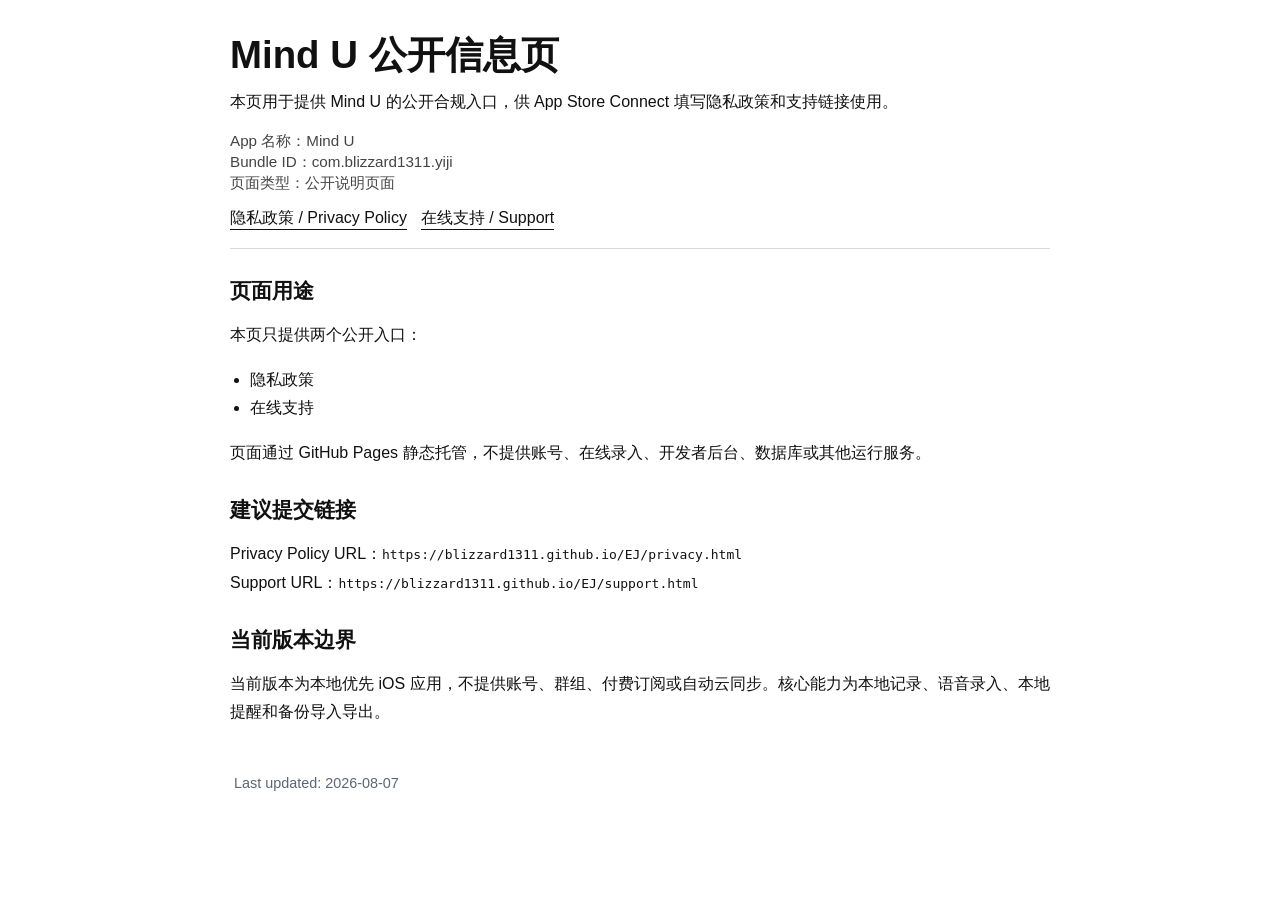
<file: index.html>
<!DOCTYPE html>
<html lang="zh-CN">
<head>
  <meta charset="utf-8">
  <meta name="viewport" content="width=device-width, initial-scale=1">
  <title>Mind U | 合规信息页</title>
  <link rel="stylesheet" href="./assets/styles.css">
</head>
<body class="simple-page">
  <main class="page">
    <header class="doc-header">
      <h1>Mind U 公开信息页</h1>
      <p>本页用于提供 Mind U 的公开合规入口，供 App Store Connect 填写隐私政策和支持链接使用。</p>
      <div class="doc-meta">
        App 名称：Mind U<br>
        Bundle ID：com.blizzard1311.yiji<br>
        页面类型：公开说明页面
      </div>
      <nav class="doc-nav" aria-label="Primary">
        <a href="./privacy.html">隐私政策 / Privacy Policy</a>
        <a href="./support.html">在线支持 / Support</a>
      </nav>
    </header>

    <section class="doc-section">
      <h2>页面用途</h2>
      <p>本页只提供两个公开入口：</p>
      <ul>
        <li>隐私政策</li>
        <li>在线支持</li>
      </ul>
      <p>页面通过 GitHub Pages 静态托管，不提供账号、在线录入、开发者后台、数据库或其他运行服务。</p>
    </section>

    <section class="doc-section">
      <h2>建议提交链接</h2>
      <p>
        Privacy Policy URL：<code>https://blizzard1311.github.io/EJ/privacy.html</code><br>
        Support URL：<code>https://blizzard1311.github.io/EJ/support.html</code>
      </p>
    </section>

    <section class="doc-section">
      <h2>当前版本边界</h2>
      <p>当前版本为本地优先 iOS 应用，不提供账号、群组、付费订阅或自动云同步。核心能力为本地记录、语音录入、本地提醒和备份导入导出。</p>
    </section>

    <footer class="footer">
      Last updated: 2026-08-07
    </footer>
  </main>
</body>
</html>
</file>
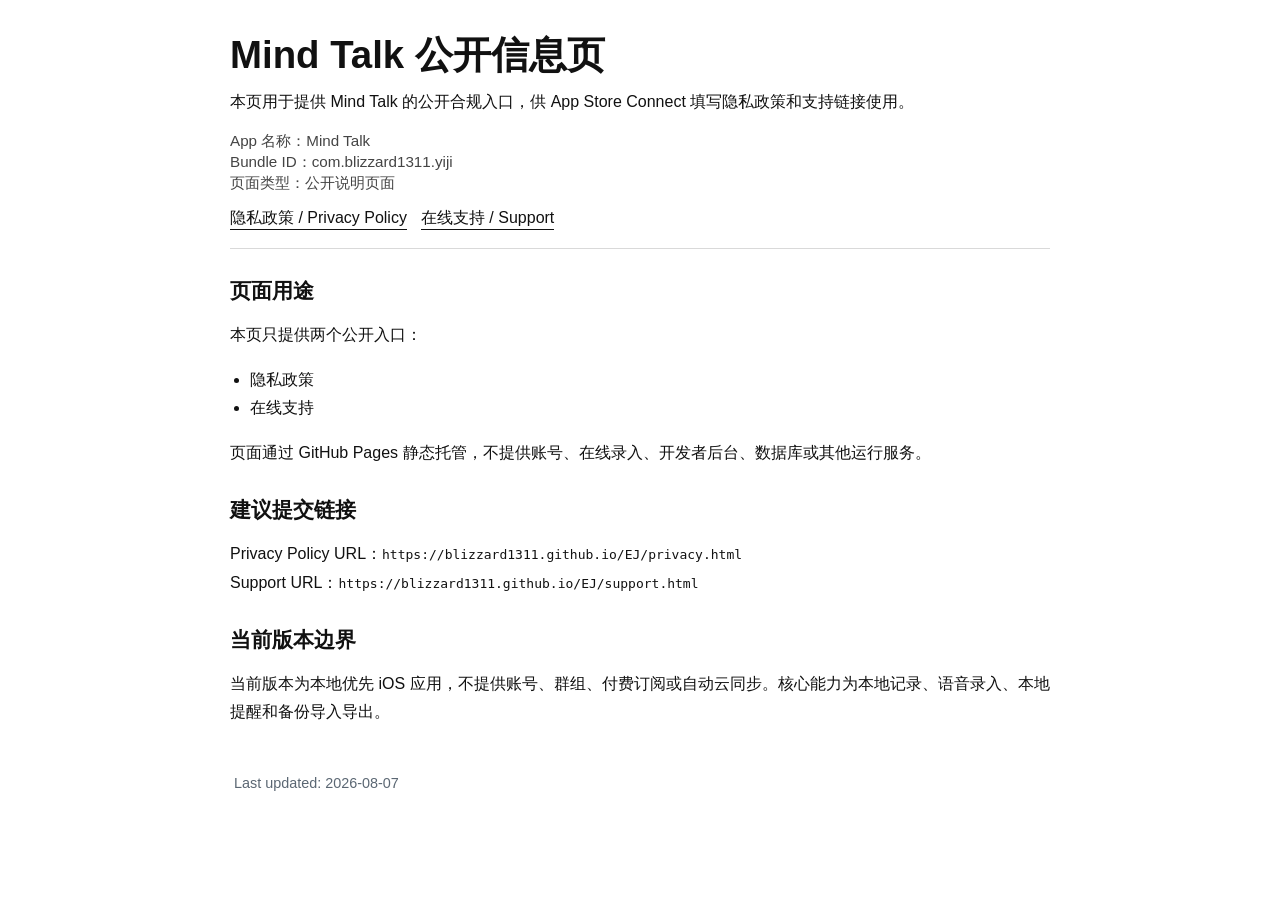
<file: site/index.html>
<!DOCTYPE html>
<html lang="zh-CN">
<head>
  <meta charset="utf-8">
  <meta name="viewport" content="width=device-width, initial-scale=1">
  <title>Mind Talk | 合规信息页</title>
  <link rel="stylesheet" href="./assets/styles.css">
</head>
<body class="simple-page">
  <main class="page">
    <header class="doc-header">
      <h1>Mind Talk 公开信息页</h1>
      <p>本页用于提供 Mind Talk 的公开合规入口，供 App Store Connect 填写隐私政策和支持链接使用。</p>
      <div class="doc-meta">
        App 名称：Mind Talk<br>
        Bundle ID：com.blizzard1311.yiji<br>
        页面类型：公开说明页面
      </div>
      <nav class="doc-nav" aria-label="Primary">
        <a href="./privacy.html">隐私政策 / Privacy Policy</a>
        <a href="./support.html">在线支持 / Support</a>
      </nav>
    </header>

    <section class="doc-section">
      <h2>页面用途</h2>
      <p>本页只提供两个公开入口：</p>
      <ul>
        <li>隐私政策</li>
        <li>在线支持</li>
      </ul>
      <p>页面通过 GitHub Pages 静态托管，不提供账号、在线录入、开发者后台、数据库或其他运行服务。</p>
    </section>

    <section class="doc-section">
      <h2>建议提交链接</h2>
      <p>
        Privacy Policy URL：<code>https://blizzard1311.github.io/EJ/privacy.html</code><br>
        Support URL：<code>https://blizzard1311.github.io/EJ/support.html</code>
      </p>
    </section>

    <section class="doc-section">
      <h2>当前版本边界</h2>
      <p>当前版本为本地优先 iOS 应用，不提供账号、群组、付费订阅或自动云同步。核心能力为本地记录、语音录入、本地提醒和备份导入导出。</p>
    </section>

    <footer class="footer">
      Last updated: 2026-08-07
    </footer>
  </main>
</body>
</html>
</file>
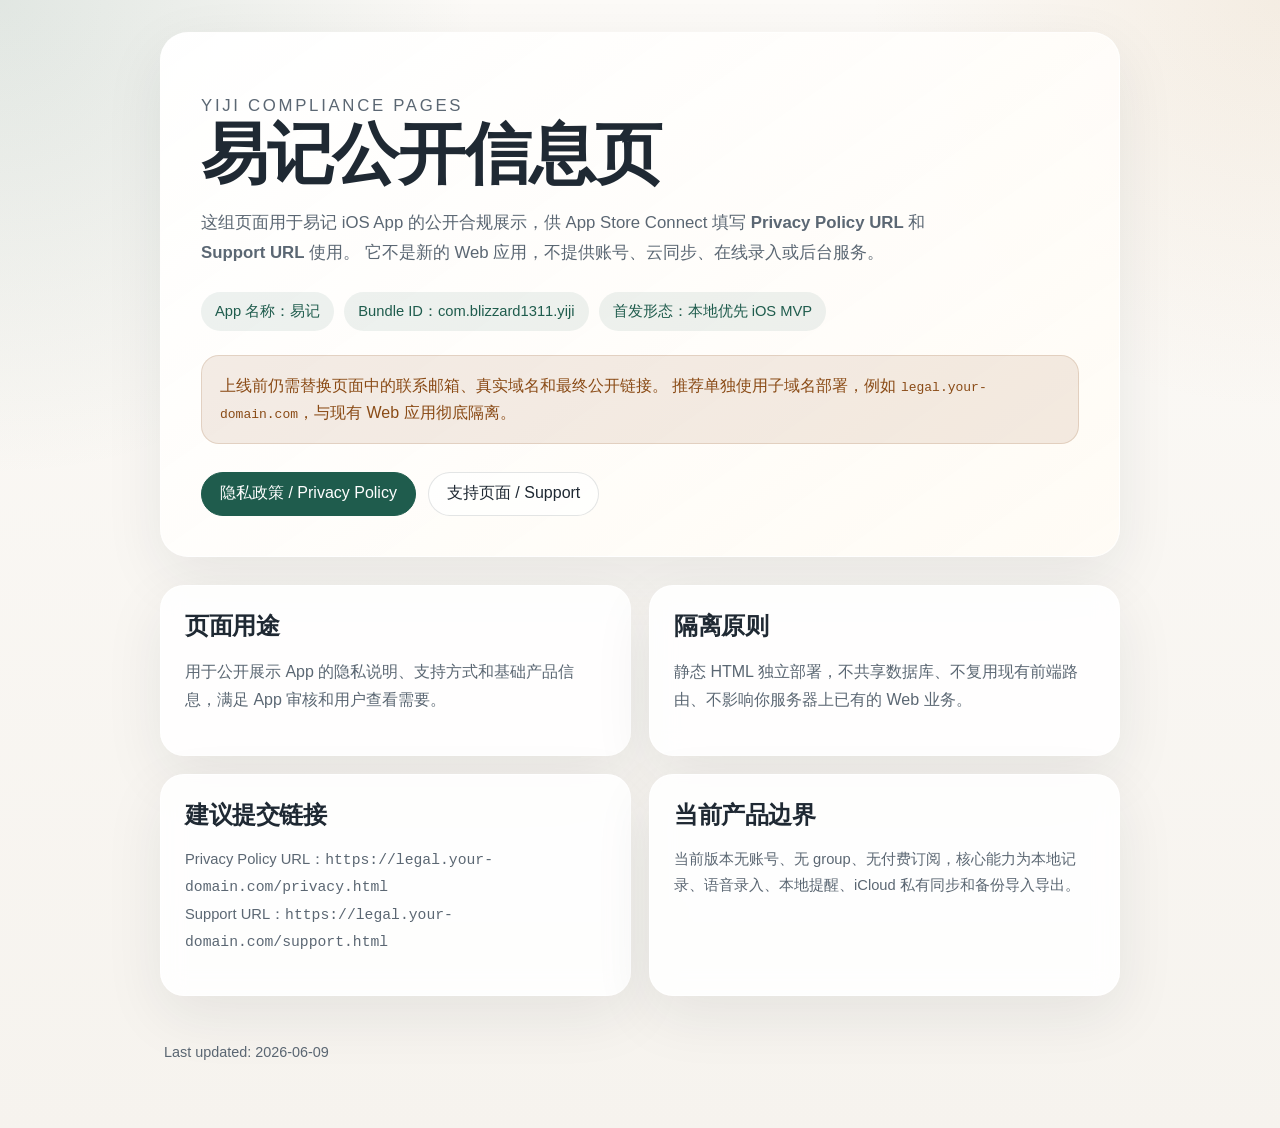
<file: Mind-U-记账功能交付-2026-08-07/App-Project/site/index.html>
<!DOCTYPE html>
<html lang="zh-CN">
<head>
  <meta charset="utf-8">
  <meta name="viewport" content="width=device-width, initial-scale=1">
  <meta name="robots" content="noindex">
  <title>易记 Yiji | 合规信息页</title>
  <link rel="stylesheet" href="./assets/styles.css">
</head>
<body>
  <main class="page">
    <section class="hero">
      <p class="eyebrow">Yiji Compliance Pages</p>
      <h1>易记公开信息页</h1>
      <p>
        这组页面用于易记 iOS App 的公开合规展示，供 App Store Connect 填写
        <strong>Privacy Policy URL</strong> 和 <strong>Support URL</strong> 使用。
        它不是新的 Web 应用，不提供账号、云同步、在线录入或后台服务。
      </p>
      <div class="hero-meta">
        <span class="pill">App 名称：易记</span>
        <span class="pill">Bundle ID：com.blizzard1311.yiji</span>
        <span class="pill">首发形态：本地优先 iOS MVP</span>
      </div>
      <div class="banner">
        上线前仍需替换页面中的联系邮箱、真实域名和最终公开链接。
        推荐单独使用子域名部署，例如 <code>legal.your-domain.com</code>，与现有 Web 应用彻底隔离。
      </div>
      <nav class="nav" aria-label="Primary">
        <a class="primary" href="./privacy.html">隐私政策 / Privacy Policy</a>
        <a href="./support.html">支持页面 / Support</a>
      </nav>
    </section>

    <section class="grid">
      <article class="card span-6">
        <h2>页面用途</h2>
        <p>用于公开展示 App 的隐私说明、支持方式和基础产品信息，满足 App 审核和用户查看需要。</p>
      </article>
      <article class="card span-6">
        <h2>隔离原则</h2>
        <p>静态 HTML 独立部署，不共享数据库、不复用现有前端路由、不影响你服务器上已有的 Web 业务。</p>
      </article>
      <article class="card span-6">
        <h2>建议提交链接</h2>
        <p class="small">
          Privacy Policy URL：<code>https://legal.your-domain.com/privacy.html</code><br>
          Support URL：<code>https://legal.your-domain.com/support.html</code>
        </p>
      </article>
      <article class="card span-6">
        <h2>当前产品边界</h2>
        <p class="small">
          当前版本无账号、无 group、无付费订阅，核心能力为本地记录、语音录入、本地提醒、iCloud 私有同步和备份导入导出。
        </p>
      </article>
    </section>

    <footer class="footer">
      Last updated: 2026-06-09
    </footer>
  </main>
</body>
</html>
</file>
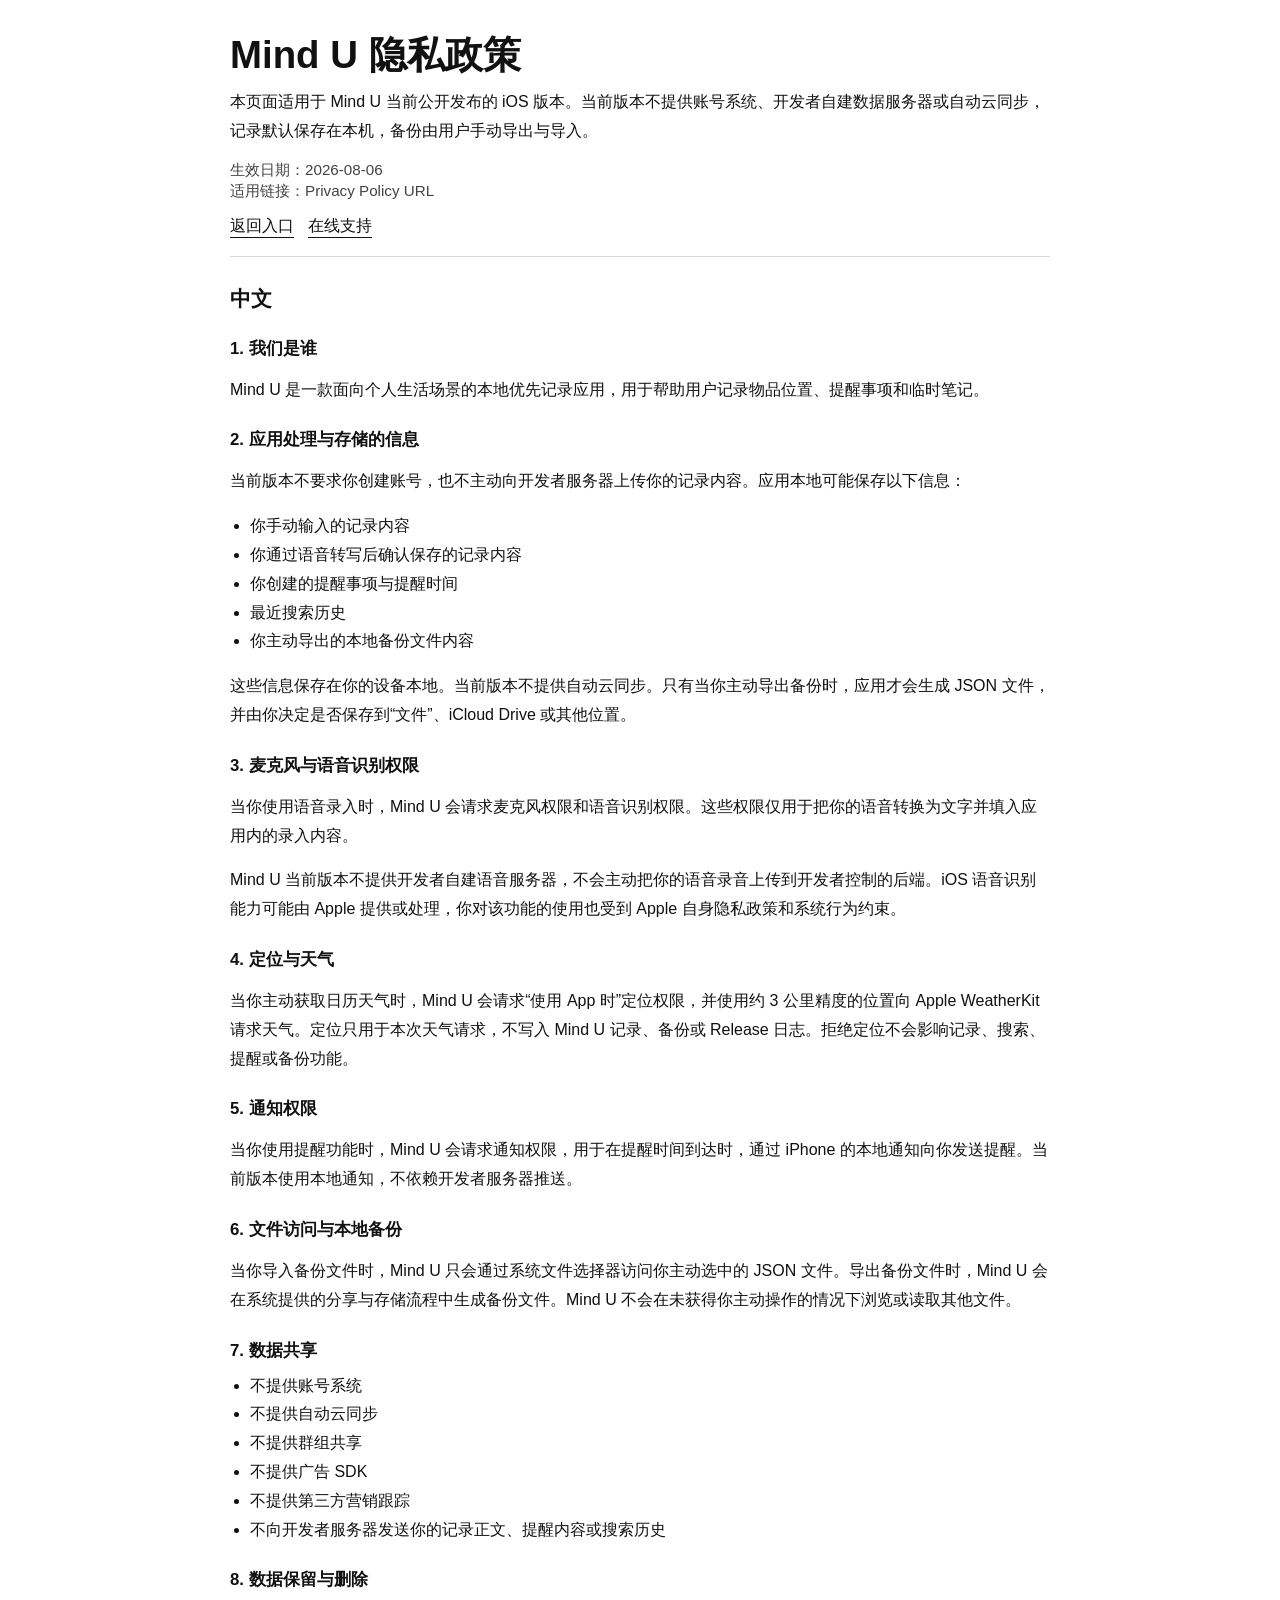
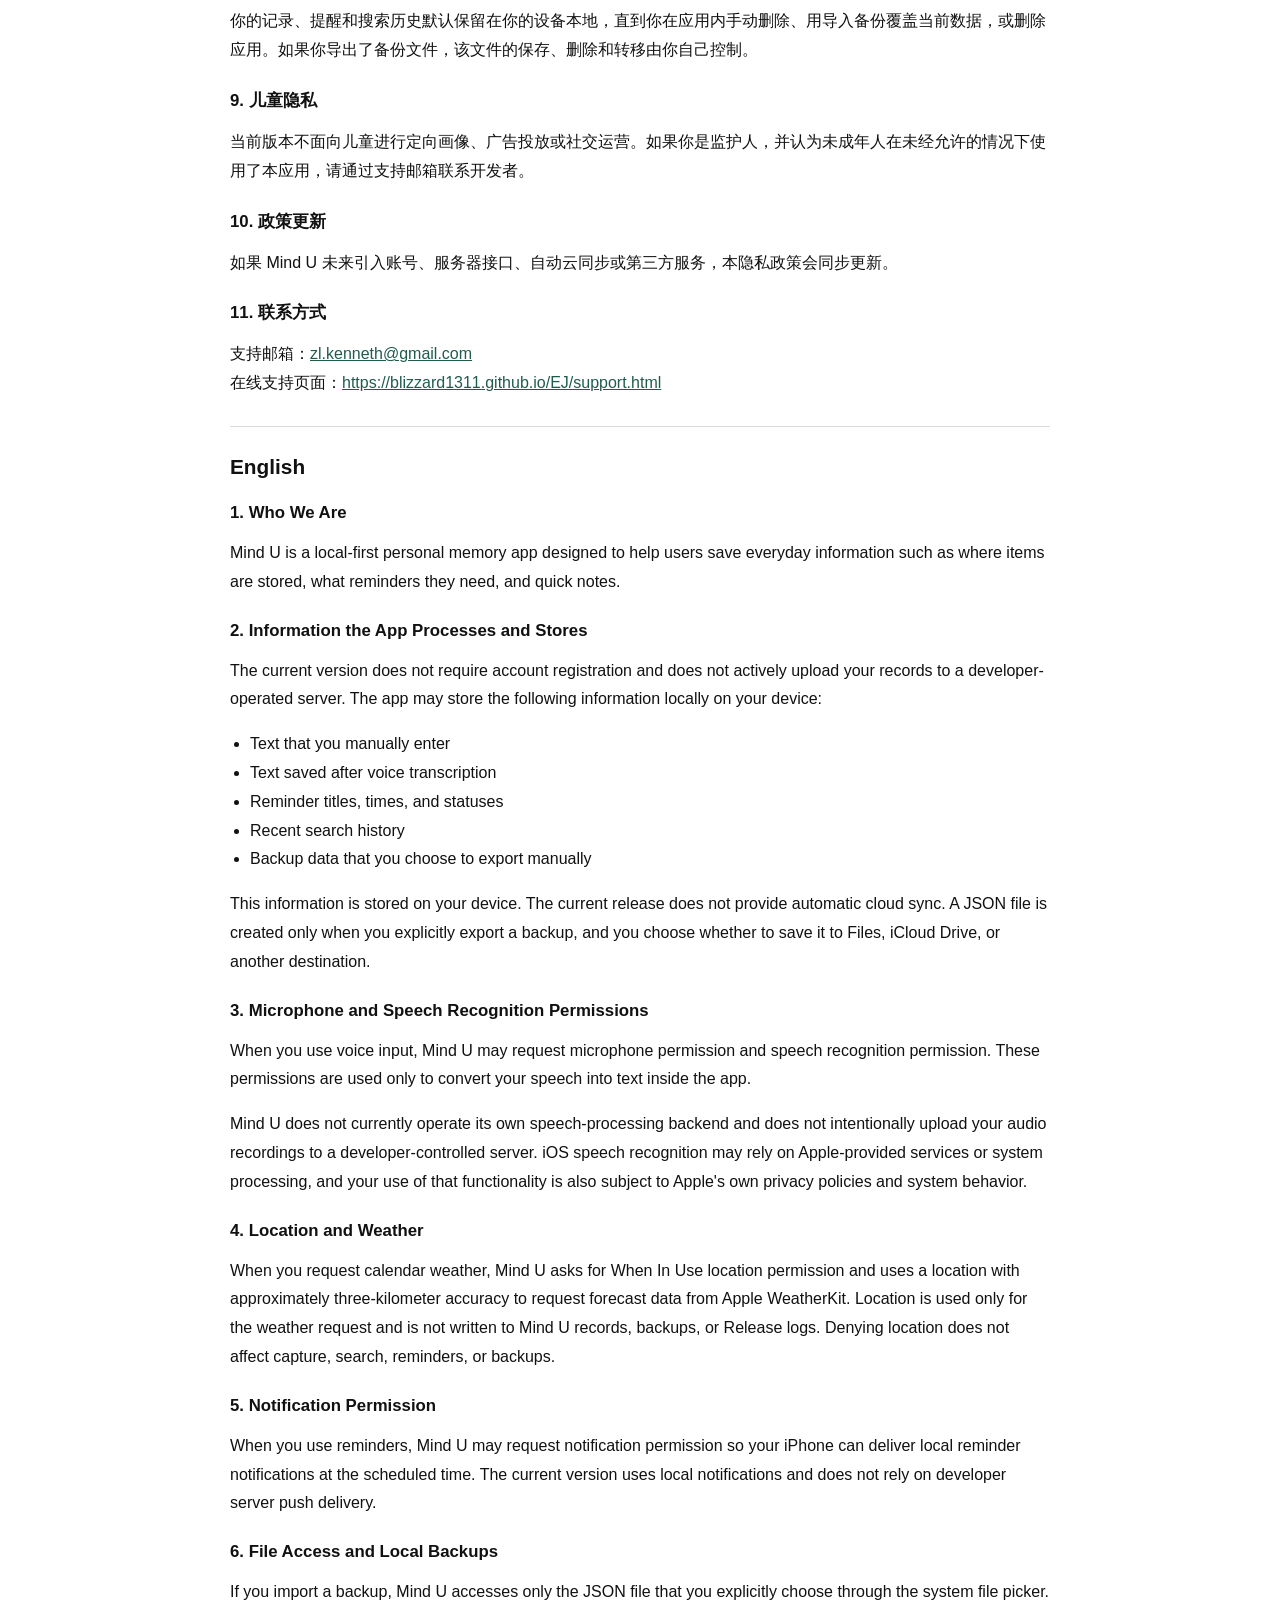
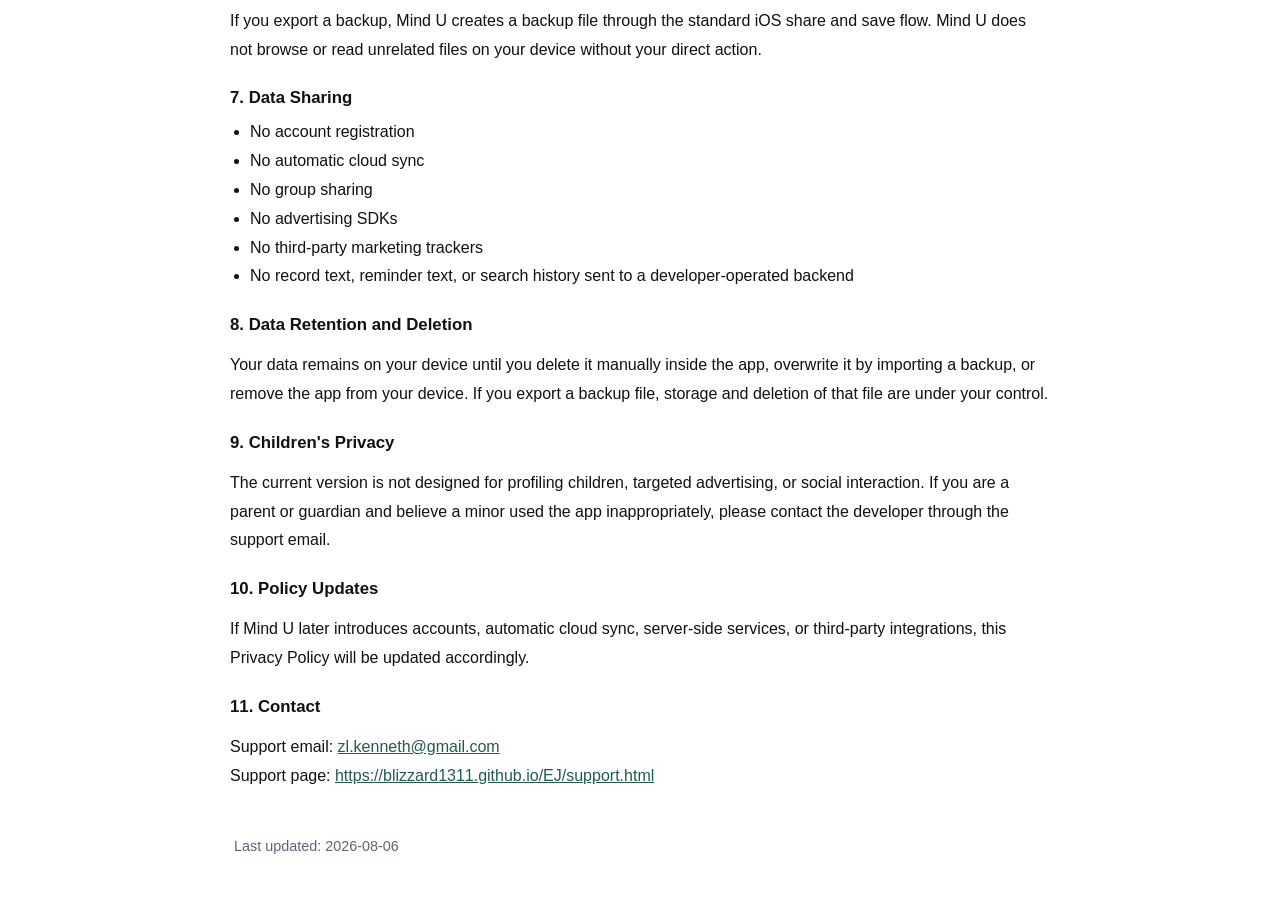
<file: privacy.html>
<!DOCTYPE html>
<html lang="zh-CN">
<head>
  <meta charset="utf-8">
  <meta name="viewport" content="width=device-width, initial-scale=1">
  <title>Mind U | 隐私政策</title>
  <link rel="stylesheet" href="./assets/styles.css">
</head>
<body class="simple-page">
  <main class="page">
    <header class="doc-header">
      <h1>Mind U 隐私政策</h1>
      <p>本页面适用于 Mind U 当前公开发布的 iOS 版本。当前版本不提供账号系统、开发者自建数据服务器或自动云同步，记录默认保存在本机，备份由用户手动导出与导入。</p>
      <div class="doc-meta">
        生效日期：2026-08-06<br>
        适用链接：Privacy Policy URL
      </div>
      <nav class="doc-nav" aria-label="Page links">
        <a href="./index.html">返回入口</a>
        <a href="./support.html">在线支持</a>
      </nav>
    </header>

    <section class="doc-section" id="zh">
      <h2>中文</h2>

      <h3>1. 我们是谁</h3>
      <p>Mind U 是一款面向个人生活场景的本地优先记录应用，用于帮助用户记录物品位置、提醒事项和临时笔记。</p>

      <h3>2. 应用处理与存储的信息</h3>
      <p>当前版本不要求你创建账号，也不主动向开发者服务器上传你的记录内容。应用本地可能保存以下信息：</p>
      <ul>
        <li>你手动输入的记录内容</li>
        <li>你通过语音转写后确认保存的记录内容</li>
        <li>你创建的提醒事项与提醒时间</li>
        <li>最近搜索历史</li>
        <li>你主动导出的本地备份文件内容</li>
      </ul>
      <p>这些信息保存在你的设备本地。当前版本不提供自动云同步。只有当你主动导出备份时，应用才会生成 JSON 文件，并由你决定是否保存到“文件”、iCloud Drive 或其他位置。</p>

      <h3>3. 麦克风与语音识别权限</h3>
      <p>当你使用语音录入时，Mind U 会请求麦克风权限和语音识别权限。这些权限仅用于把你的语音转换为文字并填入应用内的录入内容。</p>
      <p>Mind U 当前版本不提供开发者自建语音服务器，不会主动把你的语音录音上传到开发者控制的后端。iOS 语音识别能力可能由 Apple 提供或处理，你对该功能的使用也受到 Apple 自身隐私政策和系统行为约束。</p>

      <h3>4. 定位与天气</h3>
      <p>当你主动获取日历天气时，Mind U 会请求“使用 App 时”定位权限，并使用约 3 公里精度的位置向 Apple WeatherKit 请求天气。定位只用于本次天气请求，不写入 Mind U 记录、备份或 Release 日志。拒绝定位不会影响记录、搜索、提醒或备份功能。</p>

      <h3>5. 通知权限</h3>
      <p>当你使用提醒功能时，Mind U 会请求通知权限，用于在提醒时间到达时，通过 iPhone 的本地通知向你发送提醒。当前版本使用本地通知，不依赖开发者服务器推送。</p>

      <h3>6. 文件访问与本地备份</h3>
      <p>当你导入备份文件时，Mind U 只会通过系统文件选择器访问你主动选中的 JSON 文件。导出备份文件时，Mind U 会在系统提供的分享与存储流程中生成备份文件。Mind U 不会在未获得你主动操作的情况下浏览或读取其他文件。</p>

      <h3>7. 数据共享</h3>
      <ul>
        <li>不提供账号系统</li>
        <li>不提供自动云同步</li>
        <li>不提供群组共享</li>
        <li>不提供广告 SDK</li>
        <li>不提供第三方营销跟踪</li>
        <li>不向开发者服务器发送你的记录正文、提醒内容或搜索历史</li>
      </ul>

      <h3>8. 数据保留与删除</h3>
      <p>你的记录、提醒和搜索历史默认保留在你的设备本地，直到你在应用内手动删除、用导入备份覆盖当前数据，或删除应用。如果你导出了备份文件，该文件的保存、删除和转移由你自己控制。</p>

      <h3>9. 儿童隐私</h3>
      <p>当前版本不面向儿童进行定向画像、广告投放或社交运营。如果你是监护人，并认为未成年人在未经允许的情况下使用了本应用，请通过支持邮箱联系开发者。</p>

      <h3>10. 政策更新</h3>
      <p>如果 Mind U 未来引入账号、服务器接口、自动云同步或第三方服务，本隐私政策会同步更新。</p>

      <h3>11. 联系方式</h3>
      <p>支持邮箱：<a href="mailto:zl.kenneth@gmail.com">zl.kenneth@gmail.com</a><br>
      在线支持页面：<a href="./support.html">https://blizzard1311.github.io/EJ/support.html</a></p>
    </section>

    <div class="doc-divider"></div>

    <section class="doc-section" id="en">
      <h2>English</h2>

      <h3>1. Who We Are</h3>
      <p>Mind U is a local-first personal memory app designed to help users save everyday information such as where items are stored, what reminders they need, and quick notes.</p>

      <h3>2. Information the App Processes and Stores</h3>
      <p>The current version does not require account registration and does not actively upload your records to a developer-operated server. The app may store the following information locally on your device:</p>
      <ul>
        <li>Text that you manually enter</li>
        <li>Text saved after voice transcription</li>
        <li>Reminder titles, times, and statuses</li>
        <li>Recent search history</li>
        <li>Backup data that you choose to export manually</li>
      </ul>
      <p>This information is stored on your device. The current release does not provide automatic cloud sync. A JSON file is created only when you explicitly export a backup, and you choose whether to save it to Files, iCloud Drive, or another destination.</p>

      <h3>3. Microphone and Speech Recognition Permissions</h3>
      <p>When you use voice input, Mind U may request microphone permission and speech recognition permission. These permissions are used only to convert your speech into text inside the app.</p>
      <p>Mind U does not currently operate its own speech-processing backend and does not intentionally upload your audio recordings to a developer-controlled server. iOS speech recognition may rely on Apple-provided services or system processing, and your use of that functionality is also subject to Apple's own privacy policies and system behavior.</p>

      <h3>4. Location and Weather</h3>
      <p>When you request calendar weather, Mind U asks for When In Use location permission and uses a location with approximately three-kilometer accuracy to request forecast data from Apple WeatherKit. Location is used only for the weather request and is not written to Mind U records, backups, or Release logs. Denying location does not affect capture, search, reminders, or backups.</p>

      <h3>5. Notification Permission</h3>
      <p>When you use reminders, Mind U may request notification permission so your iPhone can deliver local reminder notifications at the scheduled time. The current version uses local notifications and does not rely on developer server push delivery.</p>

      <h3>6. File Access and Local Backups</h3>
      <p>If you import a backup, Mind U accesses only the JSON file that you explicitly choose through the system file picker. If you export a backup, Mind U creates a backup file through the standard iOS share and save flow. Mind U does not browse or read unrelated files on your device without your direct action.</p>

      <h3>7. Data Sharing</h3>
      <ul>
        <li>No account registration</li>
        <li>No automatic cloud sync</li>
        <li>No group sharing</li>
        <li>No advertising SDKs</li>
        <li>No third-party marketing trackers</li>
        <li>No record text, reminder text, or search history sent to a developer-operated backend</li>
      </ul>

      <h3>8. Data Retention and Deletion</h3>
      <p>Your data remains on your device until you delete it manually inside the app, overwrite it by importing a backup, or remove the app from your device. If you export a backup file, storage and deletion of that file are under your control.</p>

      <h3>9. Children's Privacy</h3>
      <p>The current version is not designed for profiling children, targeted advertising, or social interaction. If you are a parent or guardian and believe a minor used the app inappropriately, please contact the developer through the support email.</p>

      <h3>10. Policy Updates</h3>
      <p>If Mind U later introduces accounts, automatic cloud sync, server-side services, or third-party integrations, this Privacy Policy will be updated accordingly.</p>

      <h3>11. Contact</h3>
      <p>Support email: <a href="mailto:zl.kenneth@gmail.com">zl.kenneth@gmail.com</a><br>
      Support page: <a href="./support.html">https://blizzard1311.github.io/EJ/support.html</a></p>
    </section>

    <footer class="footer">
      Last updated: 2026-08-06
    </footer>
  </main>
</body>
</html>
</file>
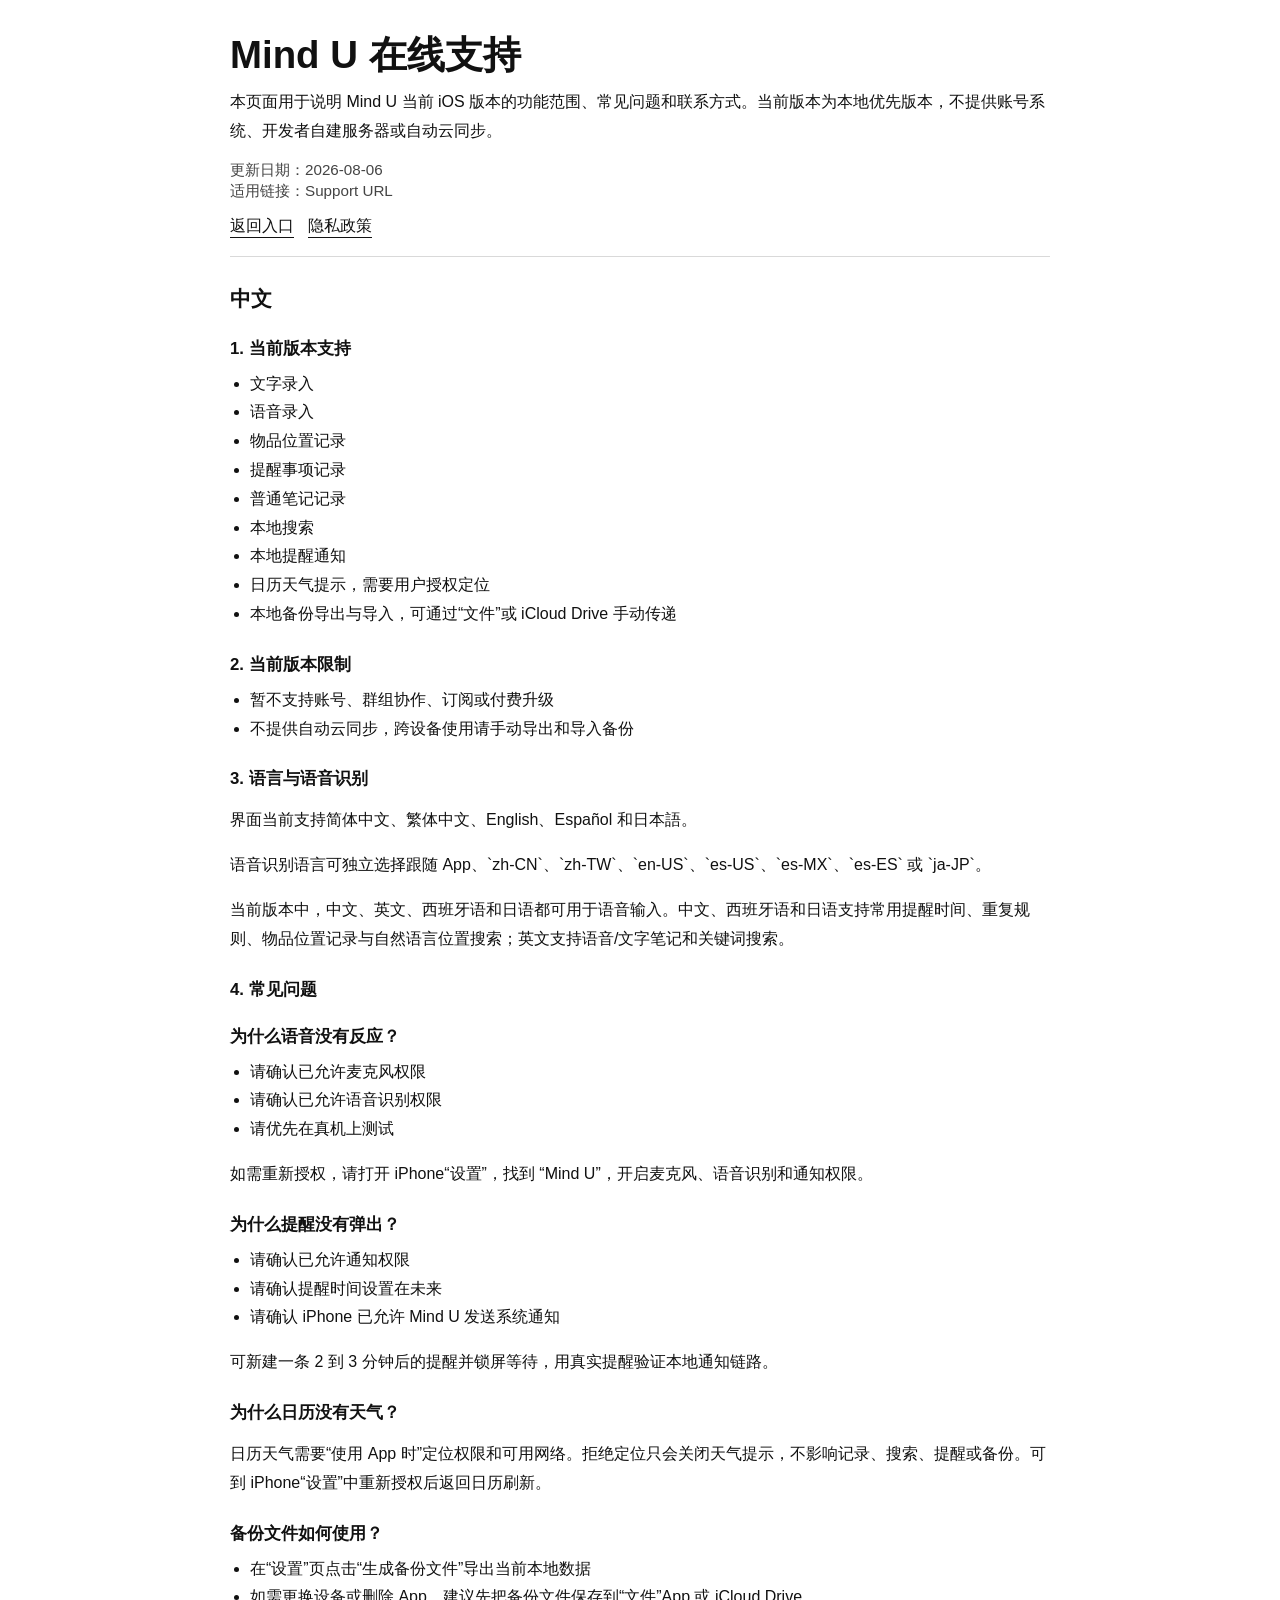
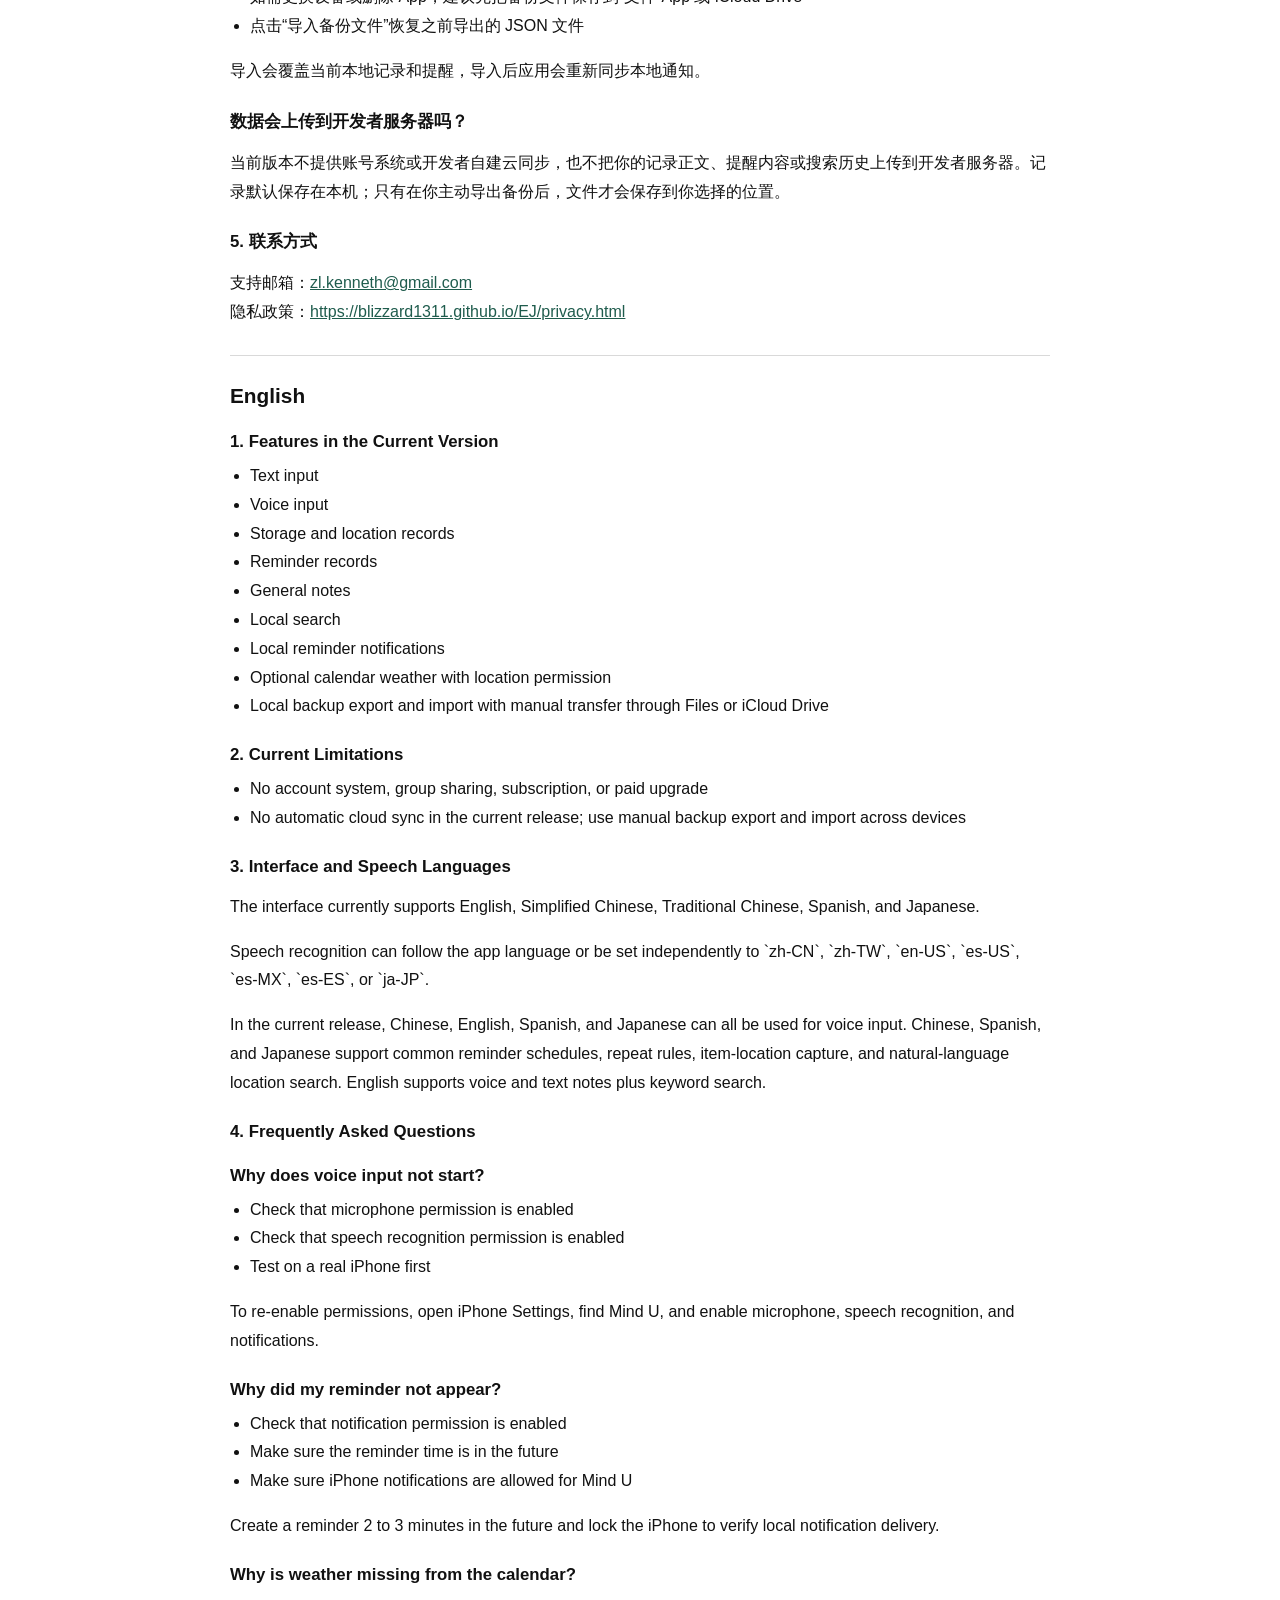
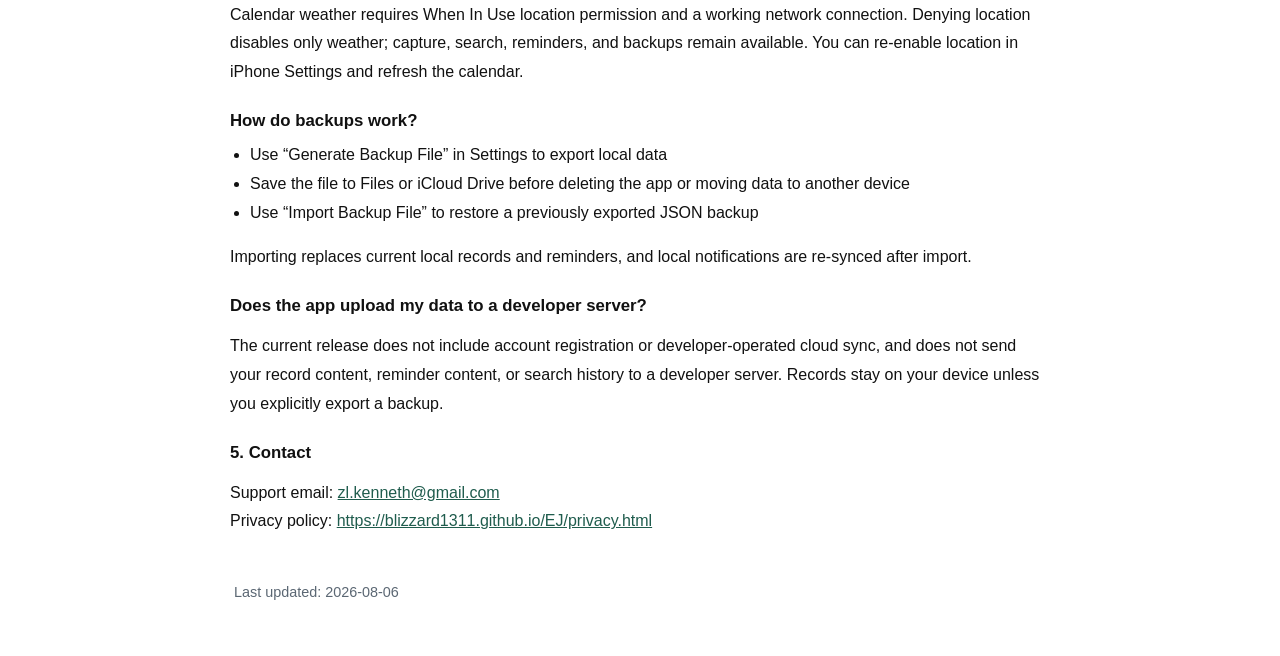
<file: support.html>
<!DOCTYPE html>
<html lang="zh-CN">
<head>
  <meta charset="utf-8">
  <meta name="viewport" content="width=device-width, initial-scale=1">
  <title>Mind U | 在线支持</title>
  <link rel="stylesheet" href="./assets/styles.css">
</head>
<body class="simple-page">
  <main class="page">
    <header class="doc-header">
      <h1>Mind U 在线支持</h1>
      <p>本页面用于说明 Mind U 当前 iOS 版本的功能范围、常见问题和联系方式。当前版本为本地优先版本，不提供账号系统、开发者自建服务器或自动云同步。</p>
      <div class="doc-meta">
        更新日期：2026-08-06<br>
        适用链接：Support URL
      </div>
      <nav class="doc-nav" aria-label="Page links">
        <a href="./index.html">返回入口</a>
        <a href="./privacy.html">隐私政策</a>
      </nav>
    </header>

    <section class="doc-section" id="zh">
      <h2>中文</h2>

      <h3>1. 当前版本支持</h3>
      <ul>
        <li>文字录入</li>
        <li>语音录入</li>
        <li>物品位置记录</li>
        <li>提醒事项记录</li>
        <li>普通笔记记录</li>
        <li>本地搜索</li>
        <li>本地提醒通知</li>
        <li>日历天气提示，需要用户授权定位</li>
        <li>本地备份导出与导入，可通过“文件”或 iCloud Drive 手动传递</li>
      </ul>

      <h3>2. 当前版本限制</h3>
      <ul>
        <li>暂不支持账号、群组协作、订阅或付费升级</li>
        <li>不提供自动云同步，跨设备使用请手动导出和导入备份</li>
      </ul>

      <h3>3. 语言与语音识别</h3>
      <p>界面当前支持简体中文、繁体中文、English、Español 和日本語。</p>
      <p>语音识别语言可独立选择跟随 App、`zh-CN`、`zh-TW`、`en-US`、`es-US`、`es-MX`、`es-ES` 或 `ja-JP`。</p>
      <p>当前版本中，中文、英文、西班牙语和日语都可用于语音输入。中文、西班牙语和日语支持常用提醒时间、重复规则、物品位置记录与自然语言位置搜索；英文支持语音/文字笔记和关键词搜索。</p>

      <h3>4. 常见问题</h3>

      <h3>为什么语音没有反应？</h3>
      <ul>
        <li>请确认已允许麦克风权限</li>
        <li>请确认已允许语音识别权限</li>
        <li>请优先在真机上测试</li>
      </ul>
      <p>如需重新授权，请打开 iPhone“设置”，找到 “Mind U”，开启麦克风、语音识别和通知权限。</p>

      <h3>为什么提醒没有弹出？</h3>
      <ul>
        <li>请确认已允许通知权限</li>
        <li>请确认提醒时间设置在未来</li>
        <li>请确认 iPhone 已允许 Mind U 发送系统通知</li>
      </ul>
      <p>可新建一条 2 到 3 分钟后的提醒并锁屏等待，用真实提醒验证本地通知链路。</p>

      <h3>为什么日历没有天气？</h3>
      <p>日历天气需要“使用 App 时”定位权限和可用网络。拒绝定位只会关闭天气提示，不影响记录、搜索、提醒或备份。可到 iPhone“设置”中重新授权后返回日历刷新。</p>

      <h3>备份文件如何使用？</h3>
      <ul>
        <li>在“设置”页点击“生成备份文件”导出当前本地数据</li>
        <li>如需更换设备或删除 App，建议先把备份文件保存到“文件”App 或 iCloud Drive</li>
        <li>点击“导入备份文件”恢复之前导出的 JSON 文件</li>
      </ul>
      <p>导入会覆盖当前本地记录和提醒，导入后应用会重新同步本地通知。</p>

      <h3>数据会上传到开发者服务器吗？</h3>
      <p>当前版本不提供账号系统或开发者自建云同步，也不把你的记录正文、提醒内容或搜索历史上传到开发者服务器。记录默认保存在本机；只有在你主动导出备份后，文件才会保存到你选择的位置。</p>

      <h3>5. 联系方式</h3>
      <p>支持邮箱：<a href="mailto:zl.kenneth@gmail.com">zl.kenneth@gmail.com</a><br>
      隐私政策：<a href="./privacy.html">https://blizzard1311.github.io/EJ/privacy.html</a></p>
    </section>

    <div class="doc-divider"></div>

    <section class="doc-section" id="en">
      <h2>English</h2>

      <h3>1. Features in the Current Version</h3>
      <ul>
        <li>Text input</li>
        <li>Voice input</li>
        <li>Storage and location records</li>
        <li>Reminder records</li>
        <li>General notes</li>
        <li>Local search</li>
        <li>Local reminder notifications</li>
        <li>Optional calendar weather with location permission</li>
        <li>Local backup export and import with manual transfer through Files or iCloud Drive</li>
      </ul>

      <h3>2. Current Limitations</h3>
      <ul>
        <li>No account system, group sharing, subscription, or paid upgrade</li>
        <li>No automatic cloud sync in the current release; use manual backup export and import across devices</li>
      </ul>

      <h3>3. Interface and Speech Languages</h3>
      <p>The interface currently supports English, Simplified Chinese, Traditional Chinese, Spanish, and Japanese.</p>
      <p>Speech recognition can follow the app language or be set independently to `zh-CN`, `zh-TW`, `en-US`, `es-US`, `es-MX`, `es-ES`, or `ja-JP`.</p>
      <p>In the current release, Chinese, English, Spanish, and Japanese can all be used for voice input. Chinese, Spanish, and Japanese support common reminder schedules, repeat rules, item-location capture, and natural-language location search. English supports voice and text notes plus keyword search.</p>

      <h3>4. Frequently Asked Questions</h3>

      <h3>Why does voice input not start?</h3>
      <ul>
        <li>Check that microphone permission is enabled</li>
        <li>Check that speech recognition permission is enabled</li>
        <li>Test on a real iPhone first</li>
      </ul>
      <p>To re-enable permissions, open iPhone Settings, find Mind U, and enable microphone, speech recognition, and notifications.</p>

      <h3>Why did my reminder not appear?</h3>
      <ul>
        <li>Check that notification permission is enabled</li>
        <li>Make sure the reminder time is in the future</li>
        <li>Make sure iPhone notifications are allowed for Mind U</li>
      </ul>
      <p>Create a reminder 2 to 3 minutes in the future and lock the iPhone to verify local notification delivery.</p>

      <h3>Why is weather missing from the calendar?</h3>
      <p>Calendar weather requires When In Use location permission and a working network connection. Denying location disables only weather; capture, search, reminders, and backups remain available. You can re-enable location in iPhone Settings and refresh the calendar.</p>

      <h3>How do backups work?</h3>
      <ul>
        <li>Use “Generate Backup File” in Settings to export local data</li>
        <li>Save the file to Files or iCloud Drive before deleting the app or moving data to another device</li>
        <li>Use “Import Backup File” to restore a previously exported JSON backup</li>
      </ul>
      <p>Importing replaces current local records and reminders, and local notifications are re-synced after import.</p>

      <h3>Does the app upload my data to a developer server?</h3>
      <p>The current release does not include account registration or developer-operated cloud sync, and does not send your record content, reminder content, or search history to a developer server. Records stay on your device unless you explicitly export a backup.</p>

      <h3>5. Contact</h3>
      <p>Support email: <a href="mailto:zl.kenneth@gmail.com">zl.kenneth@gmail.com</a><br>
      Privacy policy: <a href="./privacy.html">https://blizzard1311.github.io/EJ/privacy.html</a></p>
    </section>

    <footer class="footer">
      Last updated: 2026-08-06
    </footer>
  </main>
</body>
</html>
</file>
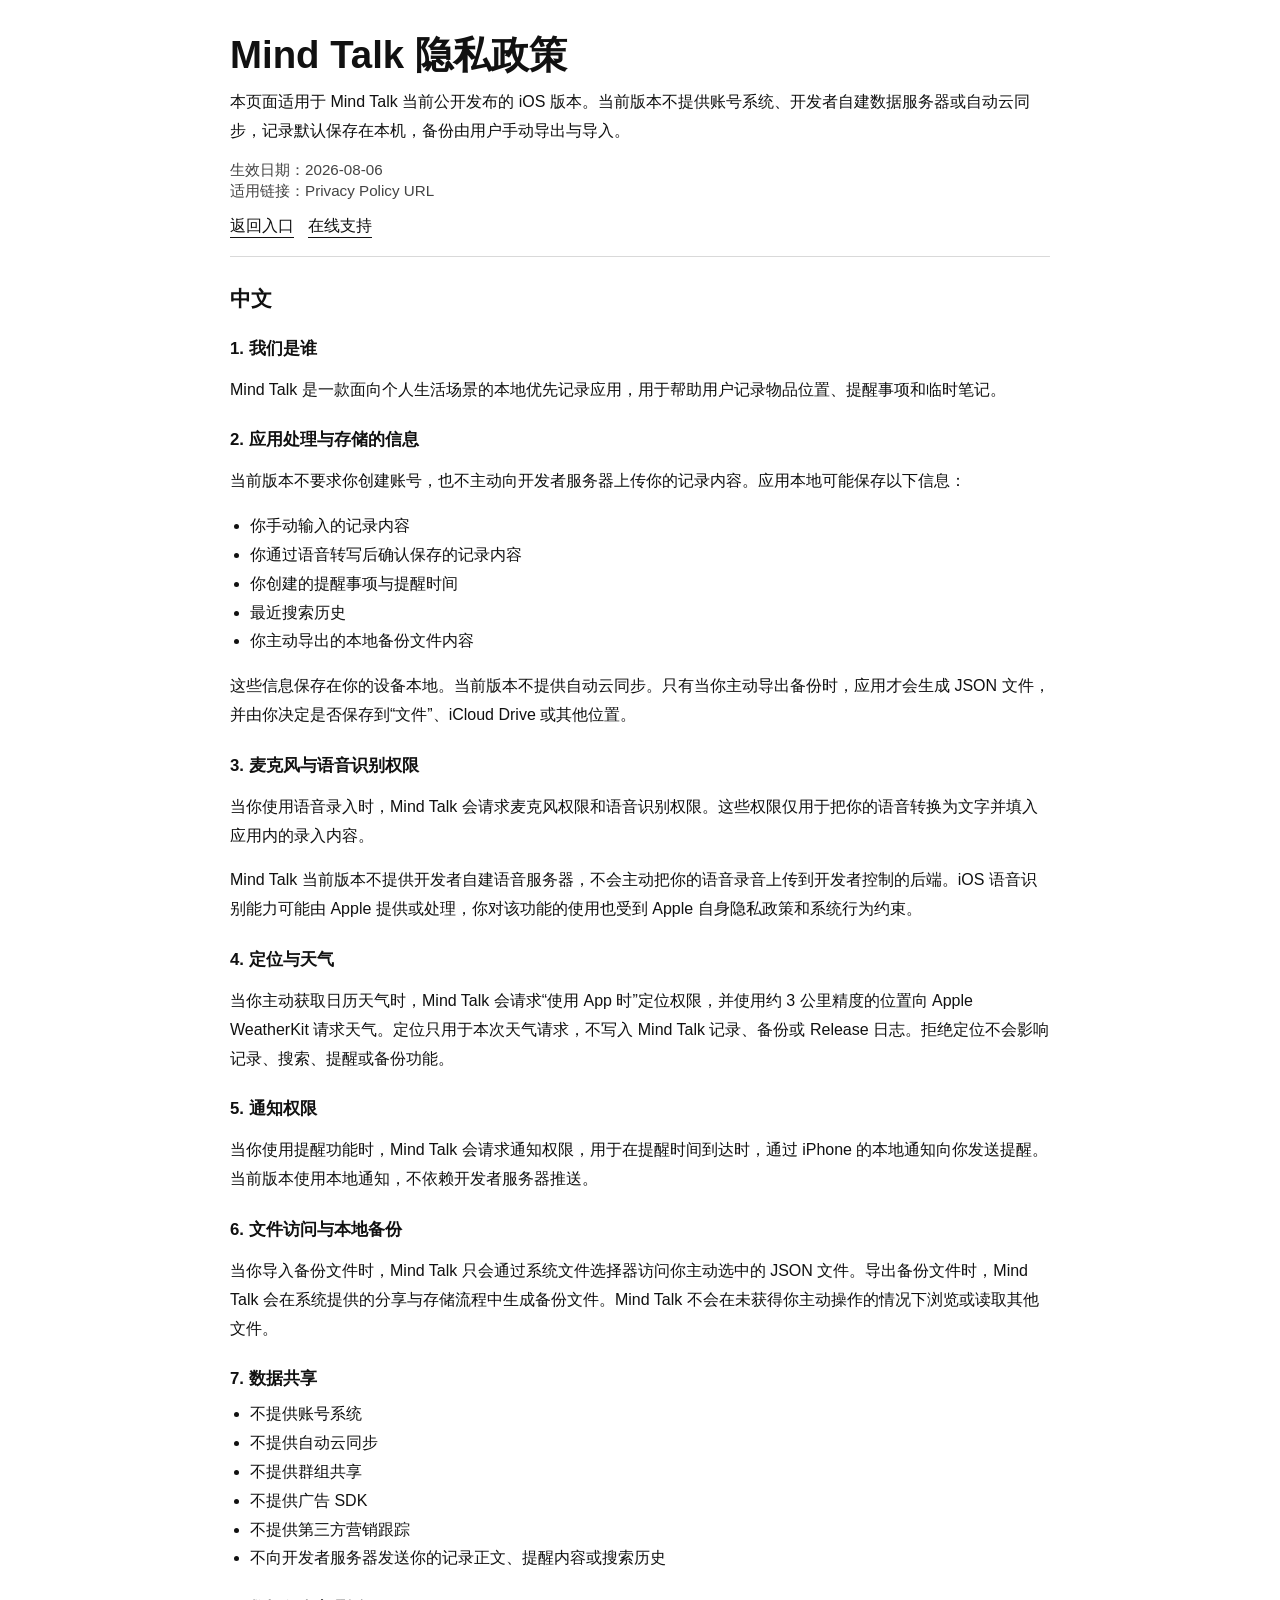
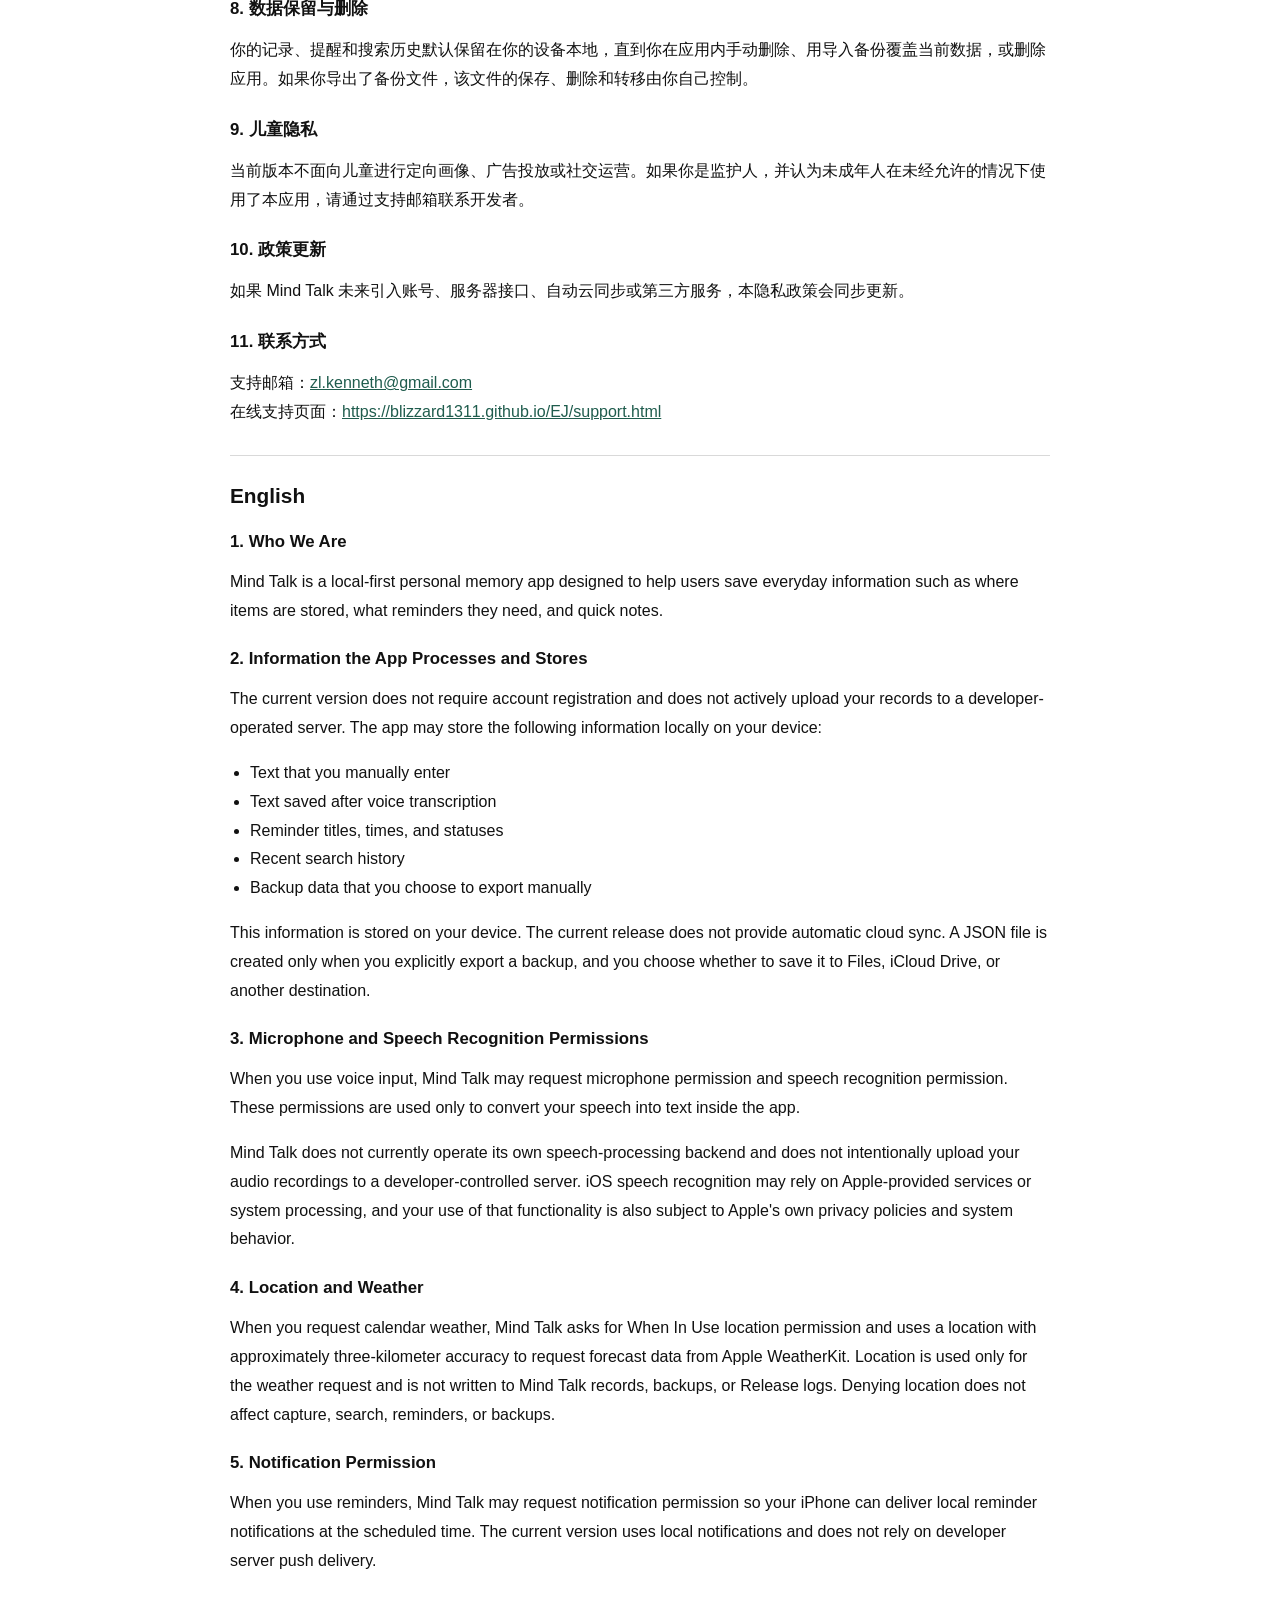
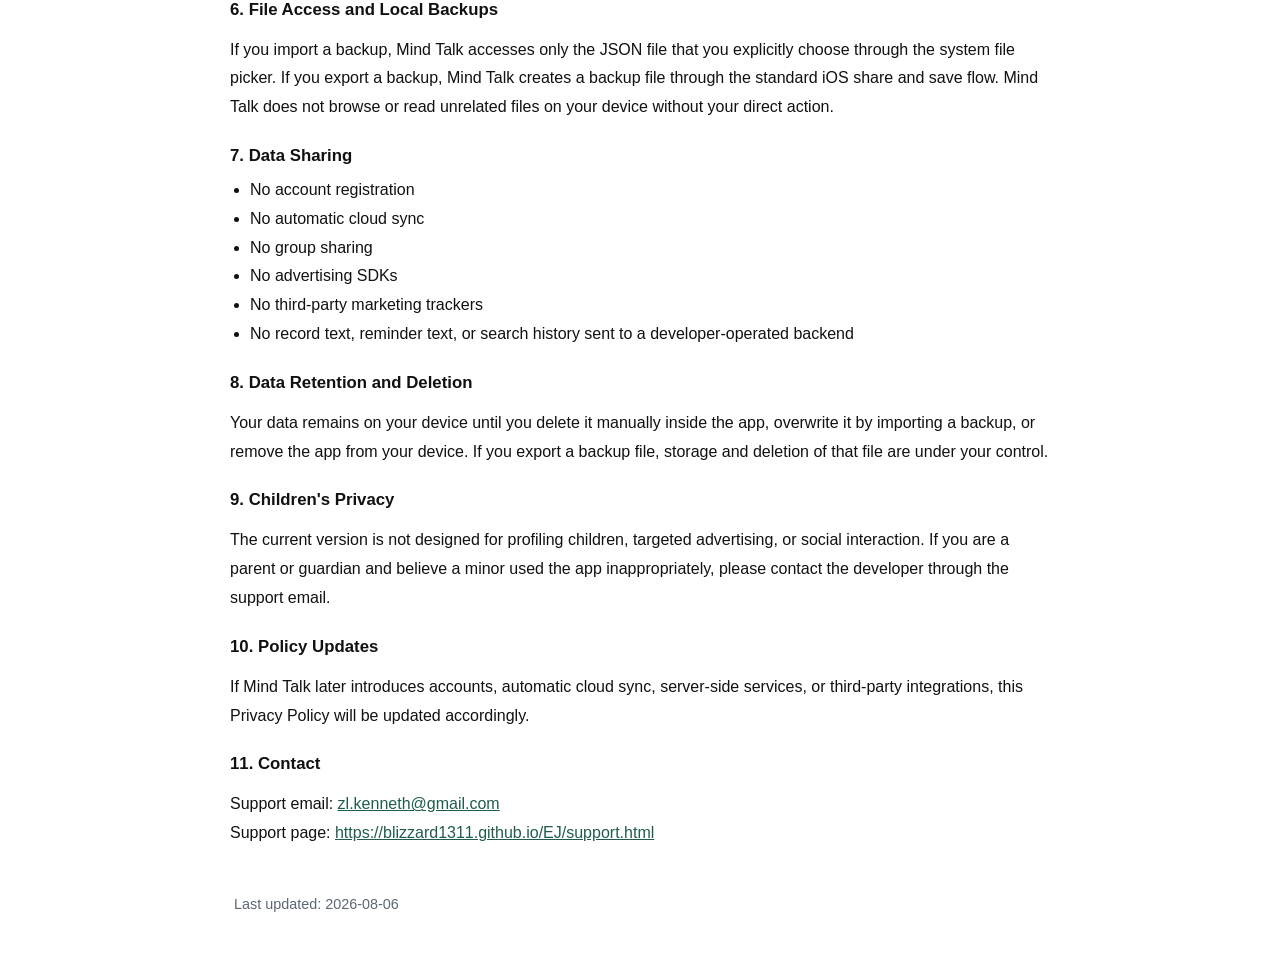
<file: site/privacy.html>
<!DOCTYPE html>
<html lang="zh-CN">
<head>
  <meta charset="utf-8">
  <meta name="viewport" content="width=device-width, initial-scale=1">
  <title>Mind Talk | 隐私政策</title>
  <link rel="stylesheet" href="./assets/styles.css">
</head>
<body class="simple-page">
  <main class="page">
    <header class="doc-header">
      <h1>Mind Talk 隐私政策</h1>
      <p>本页面适用于 Mind Talk 当前公开发布的 iOS 版本。当前版本不提供账号系统、开发者自建数据服务器或自动云同步，记录默认保存在本机，备份由用户手动导出与导入。</p>
      <div class="doc-meta">
        生效日期：2026-08-06<br>
        适用链接：Privacy Policy URL
      </div>
      <nav class="doc-nav" aria-label="Page links">
        <a href="./index.html">返回入口</a>
        <a href="./support.html">在线支持</a>
      </nav>
    </header>

    <section class="doc-section" id="zh">
      <h2>中文</h2>

      <h3>1. 我们是谁</h3>
      <p>Mind Talk 是一款面向个人生活场景的本地优先记录应用，用于帮助用户记录物品位置、提醒事项和临时笔记。</p>

      <h3>2. 应用处理与存储的信息</h3>
      <p>当前版本不要求你创建账号，也不主动向开发者服务器上传你的记录内容。应用本地可能保存以下信息：</p>
      <ul>
        <li>你手动输入的记录内容</li>
        <li>你通过语音转写后确认保存的记录内容</li>
        <li>你创建的提醒事项与提醒时间</li>
        <li>最近搜索历史</li>
        <li>你主动导出的本地备份文件内容</li>
      </ul>
      <p>这些信息保存在你的设备本地。当前版本不提供自动云同步。只有当你主动导出备份时，应用才会生成 JSON 文件，并由你决定是否保存到“文件”、iCloud Drive 或其他位置。</p>

      <h3>3. 麦克风与语音识别权限</h3>
      <p>当你使用语音录入时，Mind Talk 会请求麦克风权限和语音识别权限。这些权限仅用于把你的语音转换为文字并填入应用内的录入内容。</p>
      <p>Mind Talk 当前版本不提供开发者自建语音服务器，不会主动把你的语音录音上传到开发者控制的后端。iOS 语音识别能力可能由 Apple 提供或处理，你对该功能的使用也受到 Apple 自身隐私政策和系统行为约束。</p>

      <h3>4. 定位与天气</h3>
      <p>当你主动获取日历天气时，Mind Talk 会请求“使用 App 时”定位权限，并使用约 3 公里精度的位置向 Apple WeatherKit 请求天气。定位只用于本次天气请求，不写入 Mind Talk 记录、备份或 Release 日志。拒绝定位不会影响记录、搜索、提醒或备份功能。</p>

      <h3>5. 通知权限</h3>
      <p>当你使用提醒功能时，Mind Talk 会请求通知权限，用于在提醒时间到达时，通过 iPhone 的本地通知向你发送提醒。当前版本使用本地通知，不依赖开发者服务器推送。</p>

      <h3>6. 文件访问与本地备份</h3>
      <p>当你导入备份文件时，Mind Talk 只会通过系统文件选择器访问你主动选中的 JSON 文件。导出备份文件时，Mind Talk 会在系统提供的分享与存储流程中生成备份文件。Mind Talk 不会在未获得你主动操作的情况下浏览或读取其他文件。</p>

      <h3>7. 数据共享</h3>
      <ul>
        <li>不提供账号系统</li>
        <li>不提供自动云同步</li>
        <li>不提供群组共享</li>
        <li>不提供广告 SDK</li>
        <li>不提供第三方营销跟踪</li>
        <li>不向开发者服务器发送你的记录正文、提醒内容或搜索历史</li>
      </ul>

      <h3>8. 数据保留与删除</h3>
      <p>你的记录、提醒和搜索历史默认保留在你的设备本地，直到你在应用内手动删除、用导入备份覆盖当前数据，或删除应用。如果你导出了备份文件，该文件的保存、删除和转移由你自己控制。</p>

      <h3>9. 儿童隐私</h3>
      <p>当前版本不面向儿童进行定向画像、广告投放或社交运营。如果你是监护人，并认为未成年人在未经允许的情况下使用了本应用，请通过支持邮箱联系开发者。</p>

      <h3>10. 政策更新</h3>
      <p>如果 Mind Talk 未来引入账号、服务器接口、自动云同步或第三方服务，本隐私政策会同步更新。</p>

      <h3>11. 联系方式</h3>
      <p>支持邮箱：<a href="mailto:zl.kenneth@gmail.com">zl.kenneth@gmail.com</a><br>
      在线支持页面：<a href="./support.html">https://blizzard1311.github.io/EJ/support.html</a></p>
    </section>

    <div class="doc-divider"></div>

    <section class="doc-section" id="en">
      <h2>English</h2>

      <h3>1. Who We Are</h3>
      <p>Mind Talk is a local-first personal memory app designed to help users save everyday information such as where items are stored, what reminders they need, and quick notes.</p>

      <h3>2. Information the App Processes and Stores</h3>
      <p>The current version does not require account registration and does not actively upload your records to a developer-operated server. The app may store the following information locally on your device:</p>
      <ul>
        <li>Text that you manually enter</li>
        <li>Text saved after voice transcription</li>
        <li>Reminder titles, times, and statuses</li>
        <li>Recent search history</li>
        <li>Backup data that you choose to export manually</li>
      </ul>
      <p>This information is stored on your device. The current release does not provide automatic cloud sync. A JSON file is created only when you explicitly export a backup, and you choose whether to save it to Files, iCloud Drive, or another destination.</p>

      <h3>3. Microphone and Speech Recognition Permissions</h3>
      <p>When you use voice input, Mind Talk may request microphone permission and speech recognition permission. These permissions are used only to convert your speech into text inside the app.</p>
      <p>Mind Talk does not currently operate its own speech-processing backend and does not intentionally upload your audio recordings to a developer-controlled server. iOS speech recognition may rely on Apple-provided services or system processing, and your use of that functionality is also subject to Apple's own privacy policies and system behavior.</p>

      <h3>4. Location and Weather</h3>
      <p>When you request calendar weather, Mind Talk asks for When In Use location permission and uses a location with approximately three-kilometer accuracy to request forecast data from Apple WeatherKit. Location is used only for the weather request and is not written to Mind Talk records, backups, or Release logs. Denying location does not affect capture, search, reminders, or backups.</p>

      <h3>5. Notification Permission</h3>
      <p>When you use reminders, Mind Talk may request notification permission so your iPhone can deliver local reminder notifications at the scheduled time. The current version uses local notifications and does not rely on developer server push delivery.</p>

      <h3>6. File Access and Local Backups</h3>
      <p>If you import a backup, Mind Talk accesses only the JSON file that you explicitly choose through the system file picker. If you export a backup, Mind Talk creates a backup file through the standard iOS share and save flow. Mind Talk does not browse or read unrelated files on your device without your direct action.</p>

      <h3>7. Data Sharing</h3>
      <ul>
        <li>No account registration</li>
        <li>No automatic cloud sync</li>
        <li>No group sharing</li>
        <li>No advertising SDKs</li>
        <li>No third-party marketing trackers</li>
        <li>No record text, reminder text, or search history sent to a developer-operated backend</li>
      </ul>

      <h3>8. Data Retention and Deletion</h3>
      <p>Your data remains on your device until you delete it manually inside the app, overwrite it by importing a backup, or remove the app from your device. If you export a backup file, storage and deletion of that file are under your control.</p>

      <h3>9. Children's Privacy</h3>
      <p>The current version is not designed for profiling children, targeted advertising, or social interaction. If you are a parent or guardian and believe a minor used the app inappropriately, please contact the developer through the support email.</p>

      <h3>10. Policy Updates</h3>
      <p>If Mind Talk later introduces accounts, automatic cloud sync, server-side services, or third-party integrations, this Privacy Policy will be updated accordingly.</p>

      <h3>11. Contact</h3>
      <p>Support email: <a href="mailto:zl.kenneth@gmail.com">zl.kenneth@gmail.com</a><br>
      Support page: <a href="./support.html">https://blizzard1311.github.io/EJ/support.html</a></p>
    </section>

    <footer class="footer">
      Last updated: 2026-08-06
    </footer>
  </main>
</body>
</html>
</file>
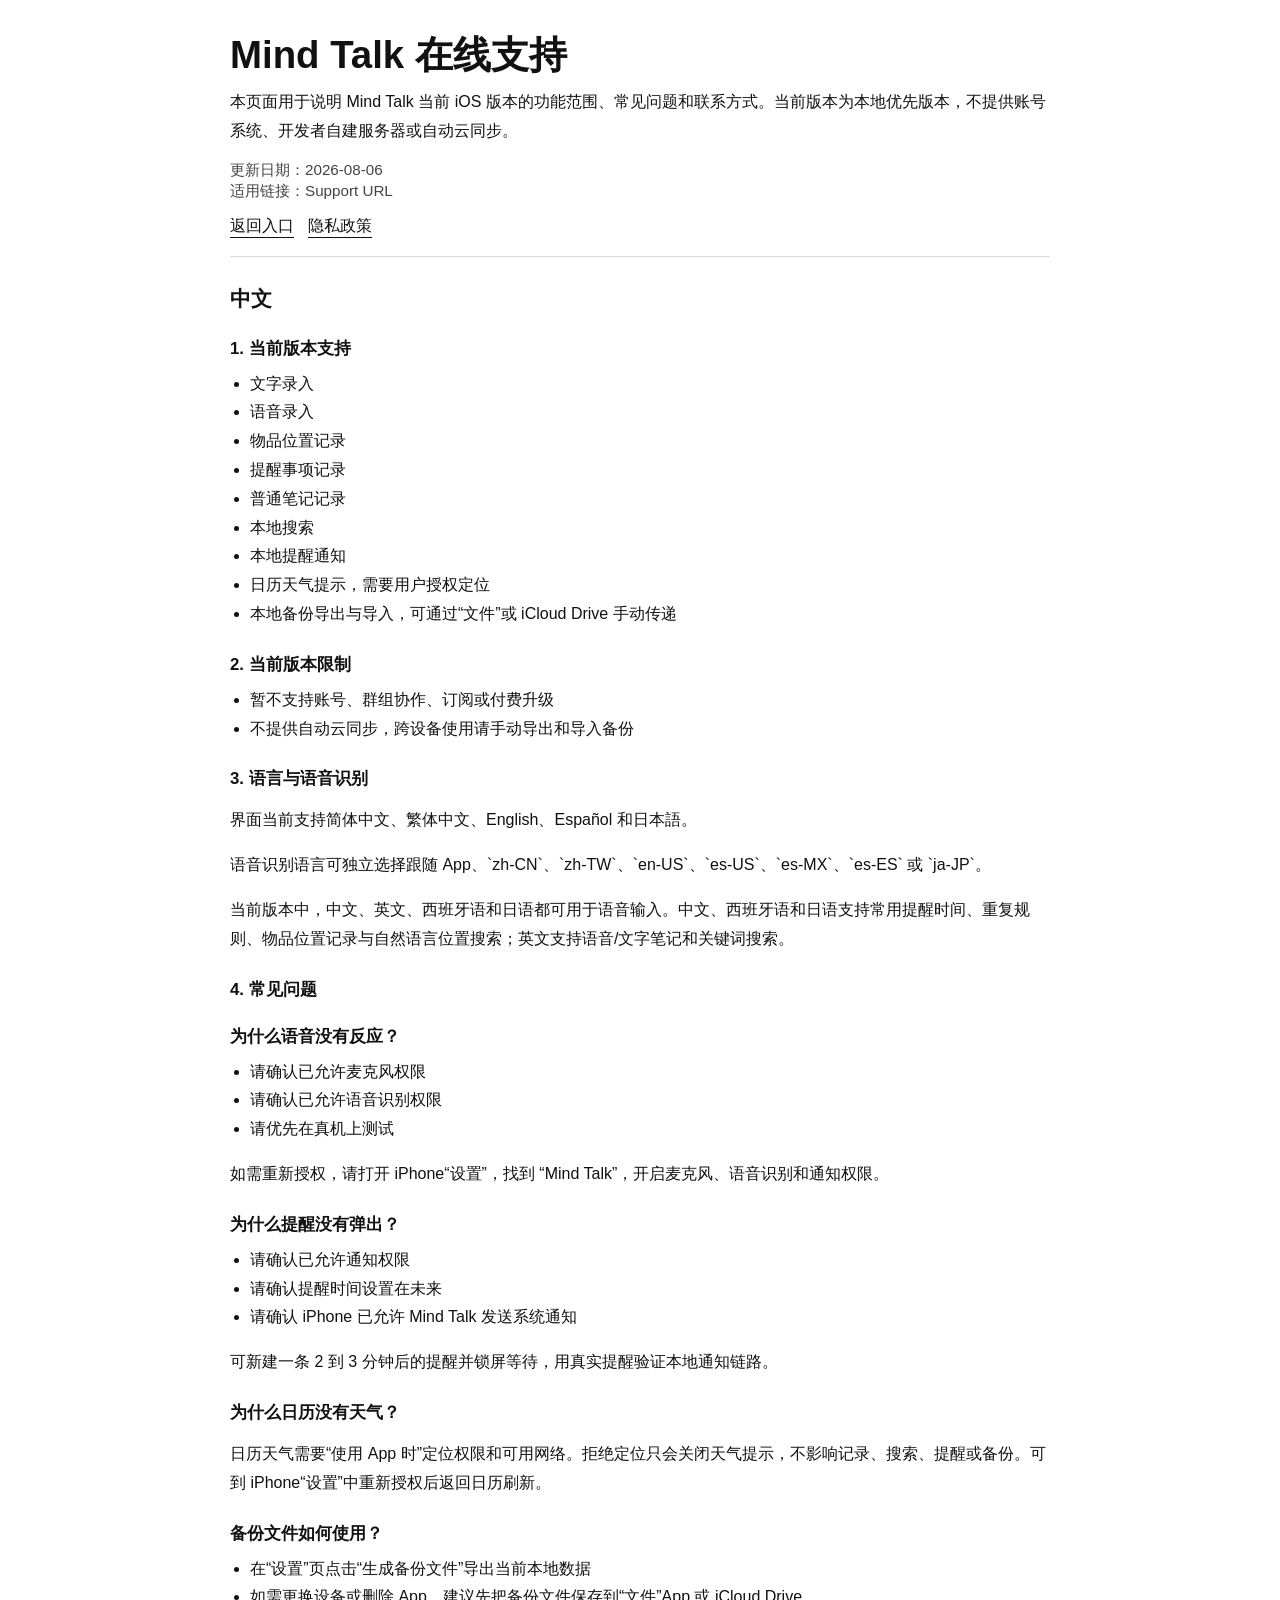
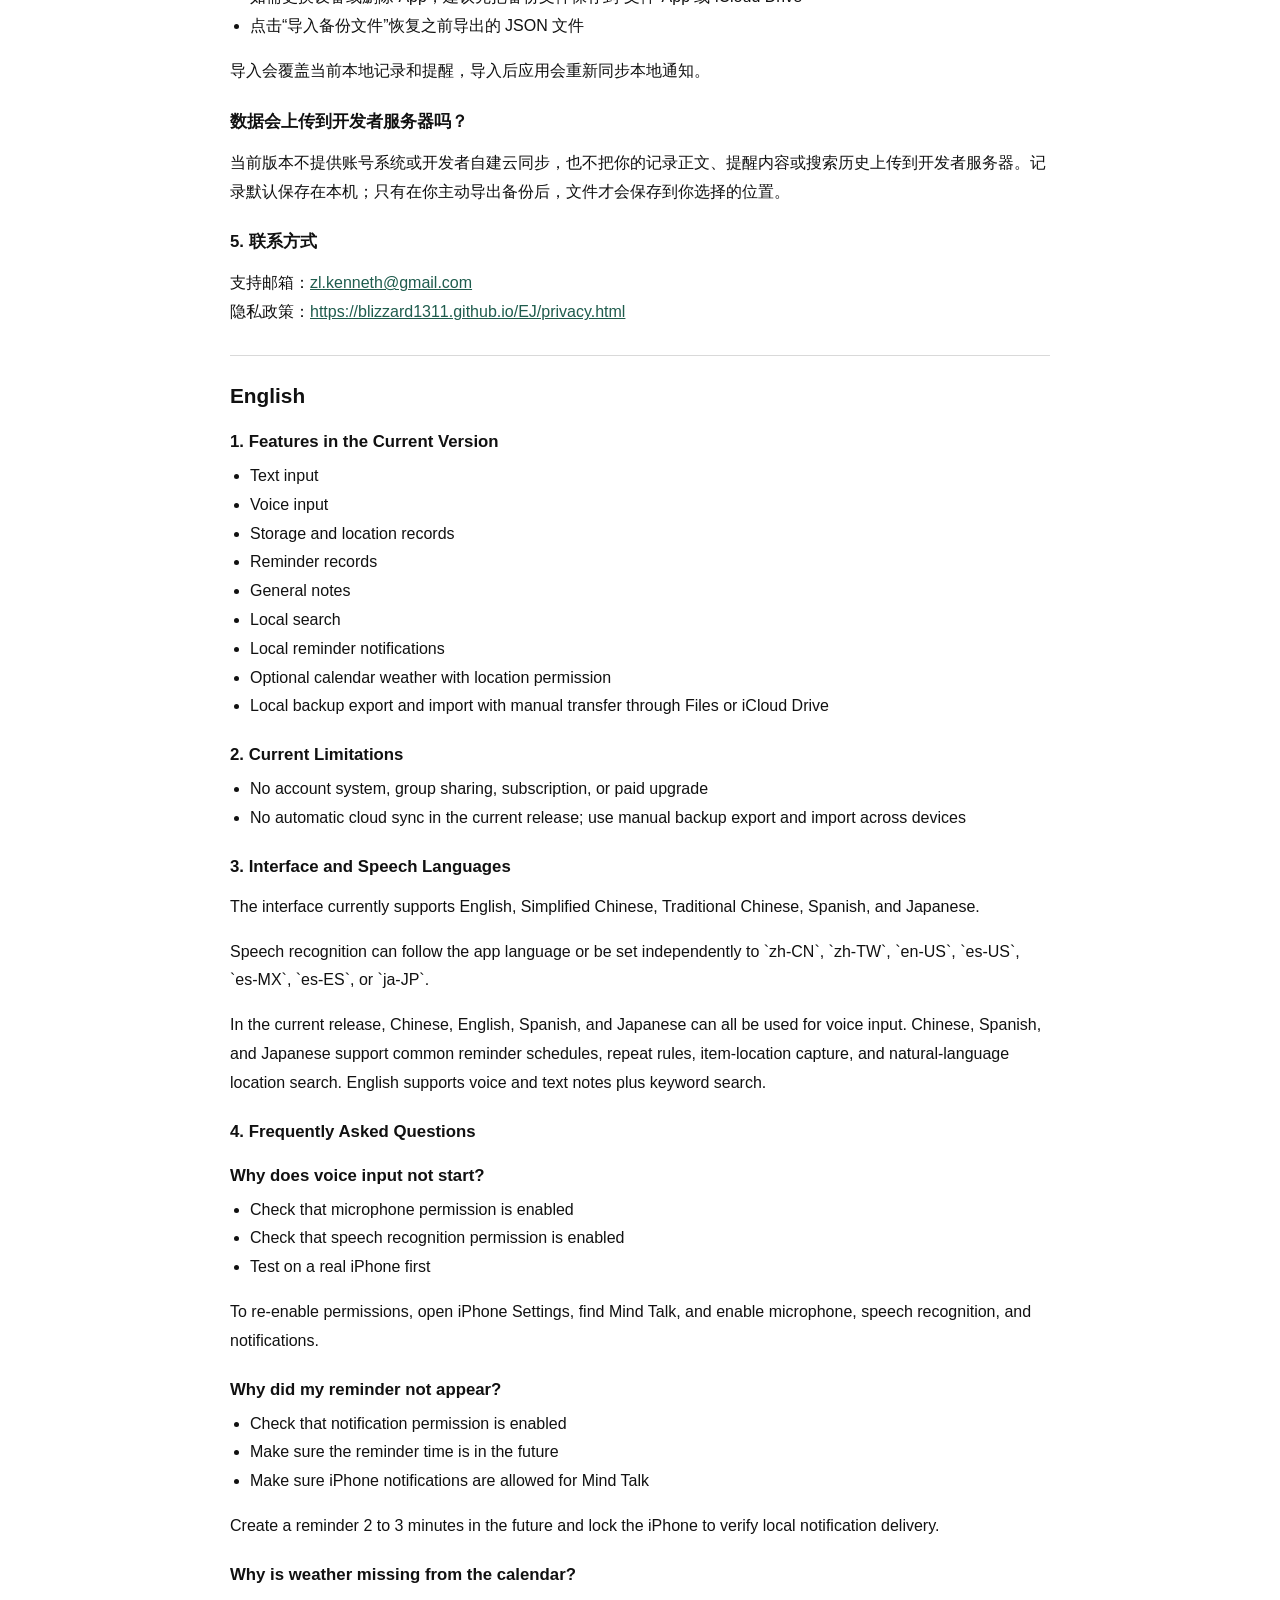
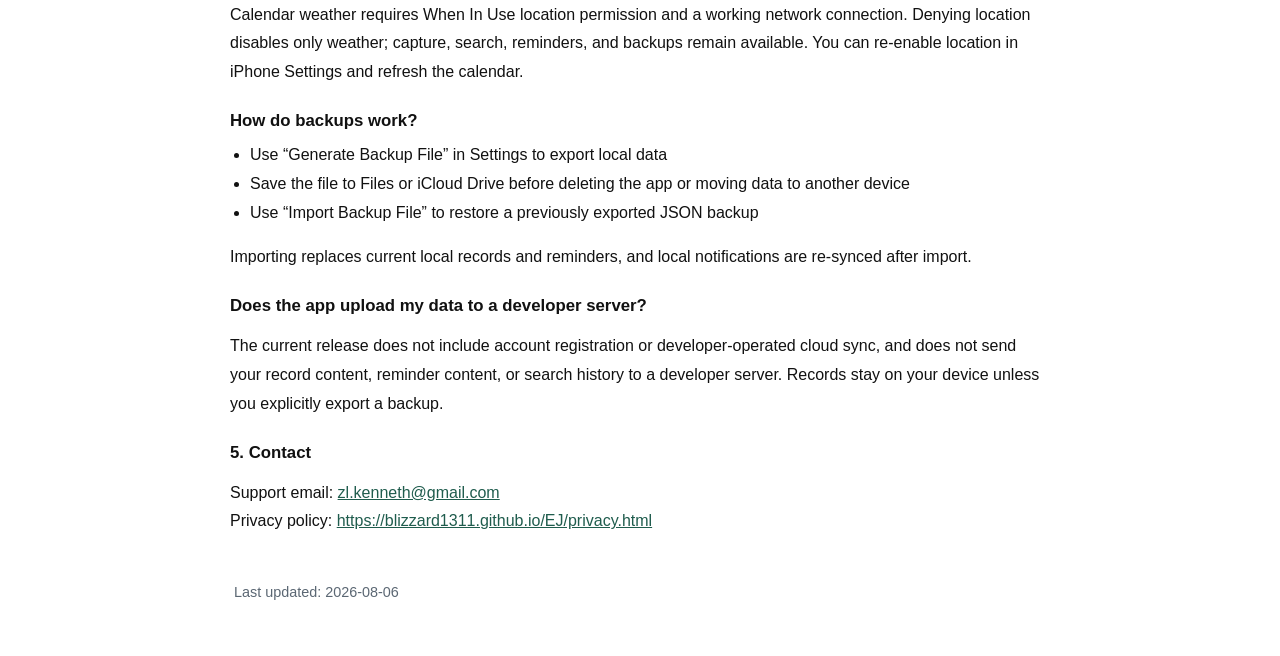
<file: site/support.html>
<!DOCTYPE html>
<html lang="zh-CN">
<head>
  <meta charset="utf-8">
  <meta name="viewport" content="width=device-width, initial-scale=1">
  <title>Mind Talk | 在线支持</title>
  <link rel="stylesheet" href="./assets/styles.css">
</head>
<body class="simple-page">
  <main class="page">
    <header class="doc-header">
      <h1>Mind Talk 在线支持</h1>
      <p>本页面用于说明 Mind Talk 当前 iOS 版本的功能范围、常见问题和联系方式。当前版本为本地优先版本，不提供账号系统、开发者自建服务器或自动云同步。</p>
      <div class="doc-meta">
        更新日期：2026-08-06<br>
        适用链接：Support URL
      </div>
      <nav class="doc-nav" aria-label="Page links">
        <a href="./index.html">返回入口</a>
        <a href="./privacy.html">隐私政策</a>
      </nav>
    </header>

    <section class="doc-section" id="zh">
      <h2>中文</h2>

      <h3>1. 当前版本支持</h3>
      <ul>
        <li>文字录入</li>
        <li>语音录入</li>
        <li>物品位置记录</li>
        <li>提醒事项记录</li>
        <li>普通笔记记录</li>
        <li>本地搜索</li>
        <li>本地提醒通知</li>
        <li>日历天气提示，需要用户授权定位</li>
        <li>本地备份导出与导入，可通过“文件”或 iCloud Drive 手动传递</li>
      </ul>

      <h3>2. 当前版本限制</h3>
      <ul>
        <li>暂不支持账号、群组协作、订阅或付费升级</li>
        <li>不提供自动云同步，跨设备使用请手动导出和导入备份</li>
      </ul>

      <h3>3. 语言与语音识别</h3>
      <p>界面当前支持简体中文、繁体中文、English、Español 和日本語。</p>
      <p>语音识别语言可独立选择跟随 App、`zh-CN`、`zh-TW`、`en-US`、`es-US`、`es-MX`、`es-ES` 或 `ja-JP`。</p>
      <p>当前版本中，中文、英文、西班牙语和日语都可用于语音输入。中文、西班牙语和日语支持常用提醒时间、重复规则、物品位置记录与自然语言位置搜索；英文支持语音/文字笔记和关键词搜索。</p>

      <h3>4. 常见问题</h3>

      <h3>为什么语音没有反应？</h3>
      <ul>
        <li>请确认已允许麦克风权限</li>
        <li>请确认已允许语音识别权限</li>
        <li>请优先在真机上测试</li>
      </ul>
      <p>如需重新授权，请打开 iPhone“设置”，找到 “Mind Talk”，开启麦克风、语音识别和通知权限。</p>

      <h3>为什么提醒没有弹出？</h3>
      <ul>
        <li>请确认已允许通知权限</li>
        <li>请确认提醒时间设置在未来</li>
        <li>请确认 iPhone 已允许 Mind Talk 发送系统通知</li>
      </ul>
      <p>可新建一条 2 到 3 分钟后的提醒并锁屏等待，用真实提醒验证本地通知链路。</p>

      <h3>为什么日历没有天气？</h3>
      <p>日历天气需要“使用 App 时”定位权限和可用网络。拒绝定位只会关闭天气提示，不影响记录、搜索、提醒或备份。可到 iPhone“设置”中重新授权后返回日历刷新。</p>

      <h3>备份文件如何使用？</h3>
      <ul>
        <li>在“设置”页点击“生成备份文件”导出当前本地数据</li>
        <li>如需更换设备或删除 App，建议先把备份文件保存到“文件”App 或 iCloud Drive</li>
        <li>点击“导入备份文件”恢复之前导出的 JSON 文件</li>
      </ul>
      <p>导入会覆盖当前本地记录和提醒，导入后应用会重新同步本地通知。</p>

      <h3>数据会上传到开发者服务器吗？</h3>
      <p>当前版本不提供账号系统或开发者自建云同步，也不把你的记录正文、提醒内容或搜索历史上传到开发者服务器。记录默认保存在本机；只有在你主动导出备份后，文件才会保存到你选择的位置。</p>

      <h3>5. 联系方式</h3>
      <p>支持邮箱：<a href="mailto:zl.kenneth@gmail.com">zl.kenneth@gmail.com</a><br>
      隐私政策：<a href="./privacy.html">https://blizzard1311.github.io/EJ/privacy.html</a></p>
    </section>

    <div class="doc-divider"></div>

    <section class="doc-section" id="en">
      <h2>English</h2>

      <h3>1. Features in the Current Version</h3>
      <ul>
        <li>Text input</li>
        <li>Voice input</li>
        <li>Storage and location records</li>
        <li>Reminder records</li>
        <li>General notes</li>
        <li>Local search</li>
        <li>Local reminder notifications</li>
        <li>Optional calendar weather with location permission</li>
        <li>Local backup export and import with manual transfer through Files or iCloud Drive</li>
      </ul>

      <h3>2. Current Limitations</h3>
      <ul>
        <li>No account system, group sharing, subscription, or paid upgrade</li>
        <li>No automatic cloud sync in the current release; use manual backup export and import across devices</li>
      </ul>

      <h3>3. Interface and Speech Languages</h3>
      <p>The interface currently supports English, Simplified Chinese, Traditional Chinese, Spanish, and Japanese.</p>
      <p>Speech recognition can follow the app language or be set independently to `zh-CN`, `zh-TW`, `en-US`, `es-US`, `es-MX`, `es-ES`, or `ja-JP`.</p>
      <p>In the current release, Chinese, English, Spanish, and Japanese can all be used for voice input. Chinese, Spanish, and Japanese support common reminder schedules, repeat rules, item-location capture, and natural-language location search. English supports voice and text notes plus keyword search.</p>

      <h3>4. Frequently Asked Questions</h3>

      <h3>Why does voice input not start?</h3>
      <ul>
        <li>Check that microphone permission is enabled</li>
        <li>Check that speech recognition permission is enabled</li>
        <li>Test on a real iPhone first</li>
      </ul>
      <p>To re-enable permissions, open iPhone Settings, find Mind Talk, and enable microphone, speech recognition, and notifications.</p>

      <h3>Why did my reminder not appear?</h3>
      <ul>
        <li>Check that notification permission is enabled</li>
        <li>Make sure the reminder time is in the future</li>
        <li>Make sure iPhone notifications are allowed for Mind Talk</li>
      </ul>
      <p>Create a reminder 2 to 3 minutes in the future and lock the iPhone to verify local notification delivery.</p>

      <h3>Why is weather missing from the calendar?</h3>
      <p>Calendar weather requires When In Use location permission and a working network connection. Denying location disables only weather; capture, search, reminders, and backups remain available. You can re-enable location in iPhone Settings and refresh the calendar.</p>

      <h3>How do backups work?</h3>
      <ul>
        <li>Use “Generate Backup File” in Settings to export local data</li>
        <li>Save the file to Files or iCloud Drive before deleting the app or moving data to another device</li>
        <li>Use “Import Backup File” to restore a previously exported JSON backup</li>
      </ul>
      <p>Importing replaces current local records and reminders, and local notifications are re-synced after import.</p>

      <h3>Does the app upload my data to a developer server?</h3>
      <p>The current release does not include account registration or developer-operated cloud sync, and does not send your record content, reminder content, or search history to a developer server. Records stay on your device unless you explicitly export a backup.</p>

      <h3>5. Contact</h3>
      <p>Support email: <a href="mailto:zl.kenneth@gmail.com">zl.kenneth@gmail.com</a><br>
      Privacy policy: <a href="./privacy.html">https://blizzard1311.github.io/EJ/privacy.html</a></p>
    </section>

    <footer class="footer">
      Last updated: 2026-08-06
    </footer>
  </main>
</body>
</html>
</file>
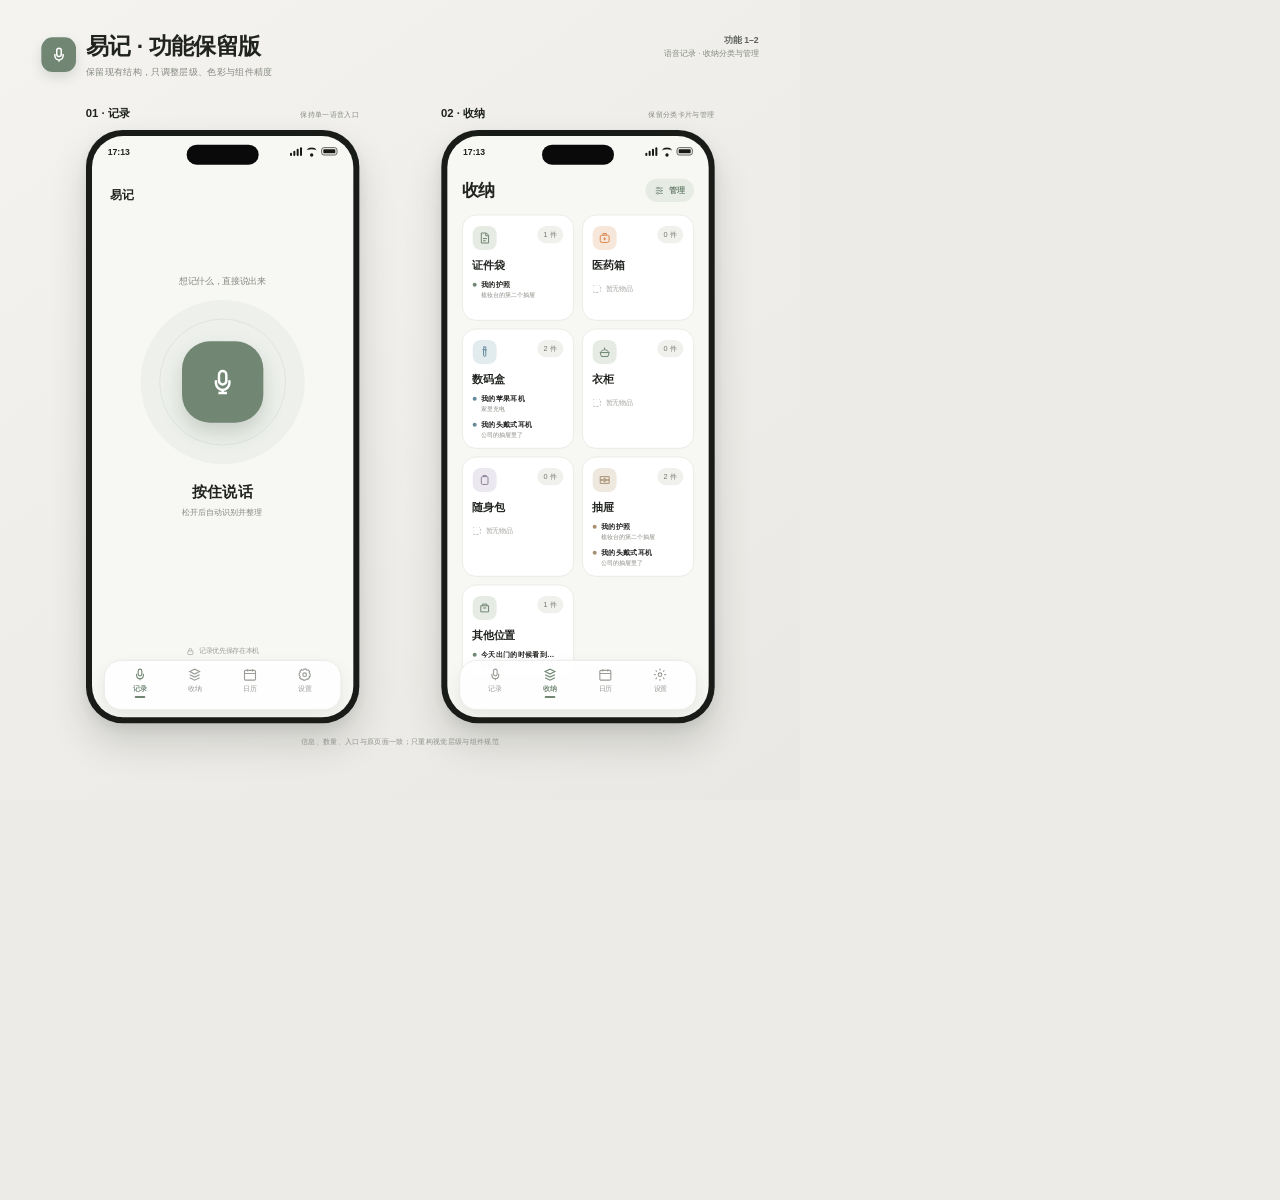
<file: 易记-UI改版交付/Design-Reference/01-记录与收纳.html>
<!doctype html><html lang="zh-CN"><head><meta charset="UTF-8"><link rel="stylesheet" href="styles.css"><title>易记功能保留版·记录与收纳</title></head><body>
<main class="board">
  <header class="board-head"><div class="brand"><div class="brand-mark"><svg viewBox="0 0 24 24" fill="none" stroke="currentColor" stroke-width="2"><rect x="9" y="3" width="6" height="11" rx="3"/><path d="M6.5 10.5V13a5.5 5.5 0 0 0 11 0v-2.5M12 18.5V21"/></svg></div><div><h1>易记 · 功能保留版</h1><div class="board-sub">保留现有结构，只调整层级、色彩与组件精度</div></div></div><div class="principle"><strong>功能 1–2</strong>语音记录 · 收纳分类与管理</div></header>
  <section class="pair">
    <article class="concept"><div class="concept-label"><strong>01 · 记录</strong><span>保持单一语音入口</span></div><div class="phone"><div class="screen"><div class="island"></div><div class="status"><span>17:13</span><div class="status-icons"><div class="signal"><i></i><i></i><i></i><i></i></div><div class="wifi"></div><div class="battery"></div></div></div>
      <div class="record-page"><div class="record-brand">易记</div><div class="record-helper">想记什么，直接说出来</div><div class="voice-orbit"><div class="voice-button"><svg viewBox="0 0 24 24" fill="none" stroke="currentColor" stroke-width="2"><rect x="9" y="3" width="6" height="11" rx="3"/><path d="M6.5 10.5V13a5.5 5.5 0 0 0 11 0v-2.5M12 18.5V21M8.5 21h7"/></svg></div></div><div class="record-title">按住说话</div><div class="record-sub">松开后自动识别并整理</div><div class="privacy"><svg viewBox="0 0 24 24" fill="none" stroke="currentColor" stroke-width="1.8"><rect x="5" y="10" width="14" height="10" rx="2"/><path d="M8 10V7a4 4 0 0 1 8 0v3"/></svg>记录优先保存在本机</div></div>
      <nav class="tabbar"><div class="tab active"><svg viewBox="0 0 24 24" fill="none" stroke="currentColor" stroke-width="1.8"><rect x="9" y="3" width="6" height="11" rx="3"/><path d="M6.5 10.5V13a5.5 5.5 0 0 0 11 0v-2.5M12 18.5V21"/></svg><span>记录</span><i class="tab-indicator"></i></div><div class="tab"><svg viewBox="0 0 24 24" fill="none" stroke="currentColor" stroke-width="1.8"><path d="m4 7 8-4 8 4-8 4-8-4Z"/><path d="m4 12 8 4 8-4M4 17l8 4 8-4"/></svg><span>收纳</span></div><div class="tab"><svg viewBox="0 0 24 24" fill="none" stroke="currentColor" stroke-width="1.8"><rect x="3" y="5" width="18" height="16" rx="2"/><path d="M8 3v4M16 3v4M3 10h18"/></svg><span>日历</span></div><div class="tab"><svg viewBox="0 0 24 24" fill="none" stroke="currentColor" stroke-width="1.8"><circle cx="12" cy="12" r="3"/><path d="M19.4 15a1.7 1.7 0 0 0 .34 1.88l.06.06-2.83 2.83-.06-.06A1.7 1.7 0 0 0 15 19.4a1.7 1.7 0 0 0-1 .6 1.7 1.7 0 0 0-.4 1.1V21H9.6v-.09A1.7 1.7 0 0 0 8.5 19.4a1.7 1.7 0 0 0-1.88.34l-.06.06-2.83-2.83.06-.06A1.7 1.7 0 0 0 4.6 15a1.7 1.7 0 0 0-.6-1 1.7 1.7 0 0 0-1.1-.4H3V9.6h.09A1.7 1.7 0 0 0 4.6 8.5a1.7 1.7 0 0 0-.34-1.88l-.06-.06 2.83-2.83.06.06A1.7 1.7 0 0 0 9 4.6a1.7 1.7 0 0 0 1-.6 1.7 1.7 0 0 0 .4-1.1V3h4v.09A1.7 1.7 0 0 0 15.5 4.6a1.7 1.7 0 0 0 1.88-.34l.06-.06 2.83 2.83-.06.06A1.7 1.7 0 0 0 19.4 9c.14.36.36.7.66.95.3.26.68.4 1.07.4H21v4h-.09A1.7 1.7 0 0 0 19.4 15Z"/></svg><span>设置</span></div></nav>
    </div></div></article>

    <article class="concept"><div class="concept-label"><strong>02 · 收纳</strong><span>保留分类卡片与管理</span></div><div class="phone"><div class="screen"><div class="island"></div><div class="status"><span>17:13</span><div class="status-icons"><div class="signal"><i></i><i></i><i></i><i></i></div><div class="wifi"></div><div class="battery"></div></div></div>
      <div class="storage-page"><div class="top-row"><div class="page-title">收纳</div><div class="manage"><svg viewBox="0 0 24 24" fill="none" stroke="currentColor" stroke-width="1.8"><path d="M4 6h16M4 12h16M4 18h16"/><circle cx="9" cy="6" r="2" fill="white"/><circle cx="15" cy="12" r="2" fill="white"/><circle cx="8" cy="18" r="2" fill="white"/></svg>管理</div></div>
        <div class="storage-grid">
          <div class="storage-card"><div class="storage-card-head"><div class="category-icon tone-sage"><svg viewBox="0 0 24 24" fill="none" stroke="currentColor" stroke-width="1.8"><path d="M6 3h9l4 4v14H6z"/><path d="M14 3v5h5M9 13h7M9 17h5"/></svg></div><div class="count">1 件</div></div><div class="category-name">证件袋</div><div class="item-line"><i class="item-dot dot-sage"></i><div class="item-text"><strong>我的护照</strong><span>梳妆台的第二个抽屉</span></div></div></div>
          <div class="storage-card"><div class="storage-card-head"><div class="category-icon tone-orange"><svg viewBox="0 0 24 24" fill="none" stroke="currentColor" stroke-width="1.8"><rect x="4" y="7" width="16" height="13" rx="3"/><path d="M9 7V4h6v3M12 11v5M9.5 13.5h5"/></svg></div><div class="count">0 件</div></div><div class="category-name">医药箱</div><div class="empty"><i class="empty-box"></i>暂无物品</div></div>
          <div class="storage-card"><div class="storage-card-head"><div class="category-icon tone-sky"><svg viewBox="0 0 24 24" fill="none" stroke="currentColor" stroke-width="1.8"><rect x="10" y="4" width="4" height="16" rx="2"/><path d="M8 8h8M9 3h6"/></svg></div><div class="count">2 件</div></div><div class="category-name">数码盒</div><div class="item-line"><i class="item-dot dot-sky"></i><div class="item-text"><strong>我的苹果耳机</strong><span>家里充电</span></div></div><div class="item-line"><i class="item-dot dot-sky"></i><div class="item-text"><strong>我的头戴式耳机</strong><span>公司的抽屉里了</span></div></div></div>
          <div class="storage-card"><div class="storage-card-head"><div class="category-icon tone-sage"><svg viewBox="0 0 24 24" fill="none" stroke="currentColor" stroke-width="1.8"><path d="M12 4v4M12 8c-3 0-6 2-8 5h16c-2-3-5-5-8-5ZM4 13l2 7h12l2-7"/></svg></div><div class="count">0 件</div></div><div class="category-name">衣柜</div><div class="empty"><i class="empty-box"></i>暂无物品</div></div>
          <div class="storage-card"><div class="storage-card-head"><div class="category-icon tone-lavender"><svg viewBox="0 0 24 24" fill="none" stroke="currentColor" stroke-width="1.8"><rect x="6" y="6" width="12" height="14" rx="2"/><path d="M9 6V4h6v2"/></svg></div><div class="count">0 件</div></div><div class="category-name">随身包</div><div class="empty"><i class="empty-box"></i>暂无物品</div></div>
          <div class="storage-card"><div class="storage-card-head"><div class="category-icon tone-sand"><svg viewBox="0 0 24 24" fill="none" stroke="currentColor" stroke-width="1.8"><path d="M4 6h16v6H4zM4 12h16v6H4zM10 9h4M10 15h4"/></svg></div><div class="count">2 件</div></div><div class="category-name">抽屉</div><div class="item-line"><i class="item-dot dot-sand"></i><div class="item-text"><strong>我的护照</strong><span>梳妆台的第二个抽屉</span></div></div><div class="item-line"><i class="item-dot dot-sand"></i><div class="item-text"><strong>我的头戴式耳机</strong><span>公司的抽屉里了</span></div></div></div>
          <div class="storage-card full-card"><div class="storage-card-head"><div class="category-icon tone-sage"><svg viewBox="0 0 24 24" fill="none" stroke="currentColor" stroke-width="1.8"><path d="M5 8h14v11H5zM8 8V5h8v3M9 12h6"/></svg></div><div class="count">1 件</div></div><div class="category-name">其他位置</div><div class="item-line"><i class="item-dot dot-sage"></i><div class="item-text"><strong>今天出门的时候看到…</strong><span>鞋柜上面</span></div></div></div>
        </div></div>
      <nav class="tabbar"><div class="tab"><svg viewBox="0 0 24 24" fill="none" stroke="currentColor" stroke-width="1.8"><rect x="9" y="3" width="6" height="11" rx="3"/><path d="M6.5 10.5V13a5.5 5.5 0 0 0 11 0v-2.5M12 18.5V21"/></svg><span>记录</span></div><div class="tab active"><svg viewBox="0 0 24 24" fill="none" stroke="currentColor" stroke-width="1.8"><path d="m4 7 8-4 8 4-8 4-8-4Z"/><path d="m4 12 8 4 8-4M4 17l8 4 8-4"/></svg><span>收纳</span><i class="tab-indicator"></i></div><div class="tab"><svg viewBox="0 0 24 24" fill="none" stroke="currentColor" stroke-width="1.8"><rect x="3" y="5" width="18" height="16" rx="2"/><path d="M8 3v4M16 3v4M3 10h18"/></svg><span>日历</span></div><div class="tab"><svg viewBox="0 0 24 24" fill="none" stroke="currentColor" stroke-width="1.8"><circle cx="12" cy="12" r="3"/><path d="M12 2v3M12 19v3M4.9 4.9 7 7M17 17l2.1 2.1M2 12h3M19 12h3M4.9 19.1 7 17M17 7l2.1-2.1"/></svg><span>设置</span></div></nav>
    </div></div></article>
  </section><footer class="board-foot">信息、数量、入口与原页面一致；只重构视觉层级与组件规范</footer>
</main></body></html>
</file>
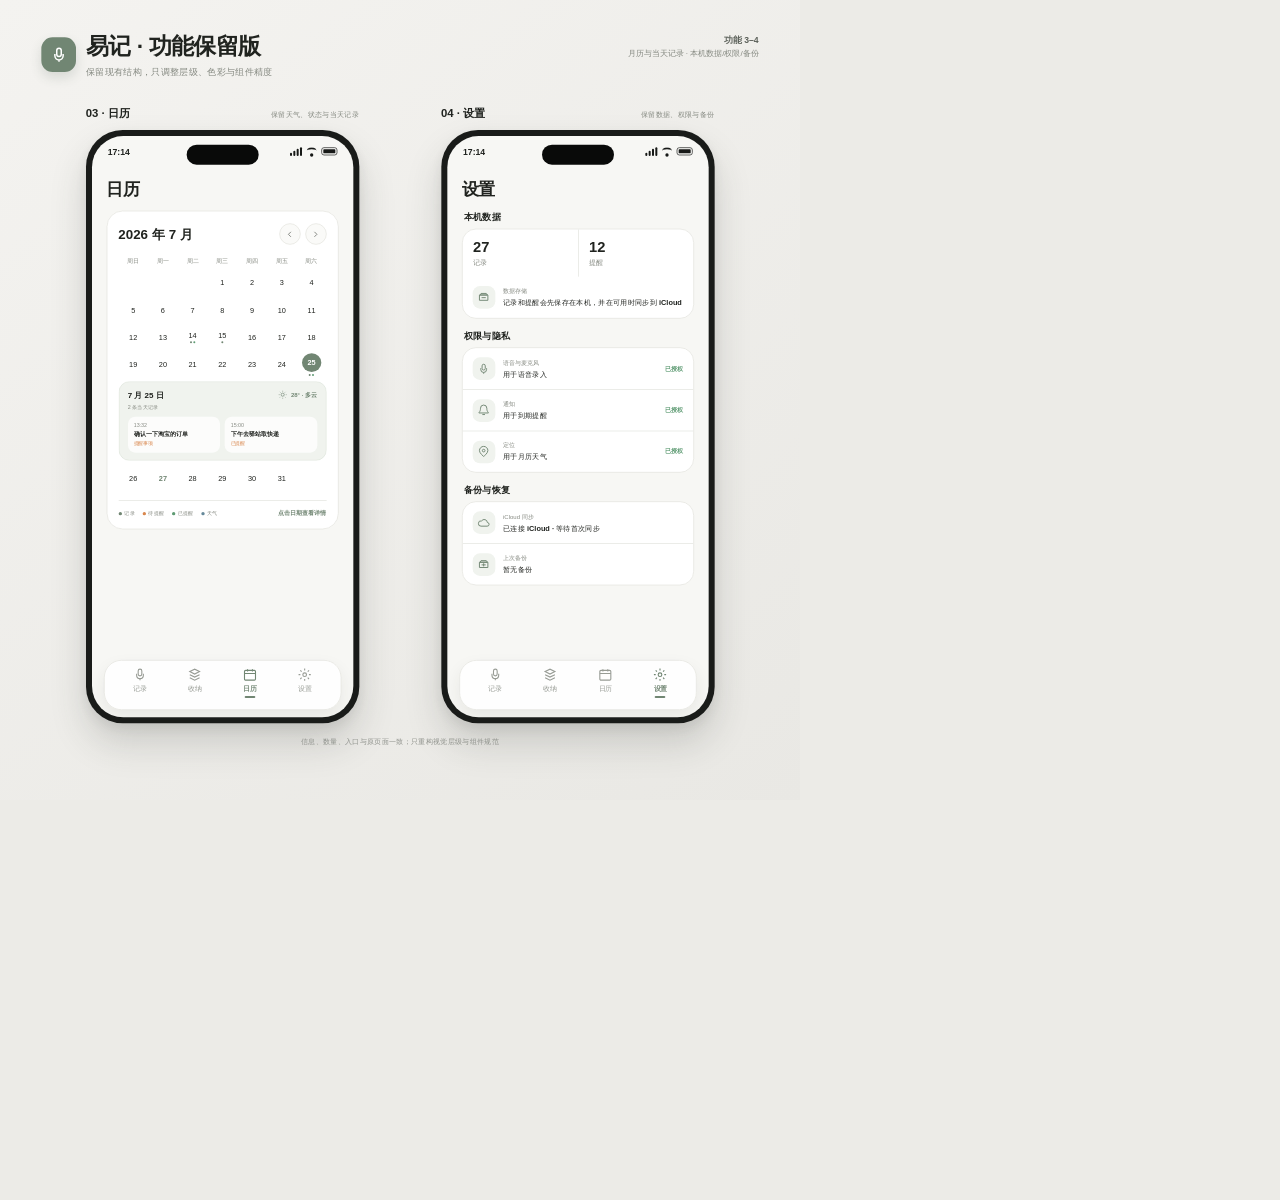
<file: 易记-UI改版交付/Design-Reference/02-日历与设置.html>
<!doctype html><html lang="zh-CN"><head><meta charset="UTF-8"><link rel="stylesheet" href="styles.css"><title>易记功能保留版·日历与设置</title></head><body>
<main class="board"><header class="board-head"><div class="brand"><div class="brand-mark"><svg viewBox="0 0 24 24" fill="none" stroke="currentColor" stroke-width="2"><rect x="9" y="3" width="6" height="11" rx="3"/><path d="M6.5 10.5V13a5.5 5.5 0 0 0 11 0v-2.5M12 18.5V21"/></svg></div><div><h1>易记 · 功能保留版</h1><div class="board-sub">保留现有结构，只调整层级、色彩与组件精度</div></div></div><div class="principle"><strong>功能 3–4</strong>月历与当天记录 · 本机数据/权限/备份</div></header>
  <section class="pair">
    <article class="concept"><div class="concept-label"><strong>03 · 日历</strong><span>保留天气、状态与当天记录</span></div><div class="phone"><div class="screen"><div class="island"></div><div class="status"><span>17:14</span><div class="status-icons"><div class="signal"><i></i><i></i><i></i><i></i></div><div class="wifi"></div><div class="battery"></div></div></div>
      <div class="calendar-page"><div class="page-title" style="margin-bottom:16px">日历</div><div class="calendar-card"><div class="month-row"><div class="month-title">2026 年 7 月</div><div class="month-nav"><button aria-label="上个月"><svg viewBox="0 0 24 24" fill="none" stroke="currentColor" stroke-width="1.8"><path d="m15 18-6-6 6-6"/></svg></button><button aria-label="下个月"><svg viewBox="0 0 24 24" fill="none" stroke="currentColor" stroke-width="1.8"><path d="m9 18 6-6-6-6"/></svg></button></div></div>
        <div class="week"><span>周日</span><span>周一</span><span>周二</span><span>周三</span><span>周四</span><span>周五</span><span>周六</span></div>
        <div class="calendar-weeks" id="calendarWeeks">
          <div class="calendar-week"><button class="day" disabled></button><button class="day" disabled></button><button class="day" disabled></button><button class="day" data-date="1"><b>1</b></button><button class="day" data-date="2"><b>2</b></button><button class="day" data-date="3"><b>3</b></button><button class="day" data-date="4"><b>4</b></button></div>
          <div class="calendar-week"><button class="day" data-date="5"><b>5</b></button><button class="day" data-date="6"><b>6</b></button><button class="day" data-date="7"><b>7</b></button><button class="day" data-date="8"><b>8</b></button><button class="day" data-date="9"><b>9</b></button><button class="day" data-date="10"><b>10</b></button><button class="day" data-date="11"><b>11</b></button></div>
          <div class="calendar-week"><button class="day" data-date="12"><b>12</b></button><button class="day" data-date="13"><b>13</b></button><button class="day" data-date="14"><b>14</b><span class="day-dots"><i style="background:var(--sage)"></i><i style="background:var(--green)"></i></span></button><button class="day" data-date="15"><b>15</b><span class="day-dots"><i style="background:var(--sage)"></i></span></button><button class="day" data-date="16"><b>16</b></button><button class="day" data-date="17"><b>17</b></button><button class="day" data-date="18"><b>18</b></button></div>
          <div class="calendar-week"><button class="day" data-date="19"><b>19</b></button><button class="day" data-date="20"><b>20</b></button><button class="day" data-date="21"><b>21</b></button><button class="day" data-date="22"><b>22</b></button><button class="day" data-date="23"><b>23</b></button><button class="day" data-date="24"><b>24</b></button><button class="day selected" data-date="25" aria-expanded="true" aria-pressed="true"><b>25</b><span class="day-dots"><i style="background:var(--sage)"></i><i style="background:var(--green)"></i></span></button></div>
          <div class="day-details open"><div class="detail-inner"><div class="detail-head"><div><div class="detail-date">7 月 25 日</div><div class="detail-summary">2 条当天记录</div></div><div class="detail-weather"><svg viewBox="0 0 24 24" fill="none" stroke="currentColor" stroke-width="1.8"><circle cx="12" cy="12" r="4"/><path d="M12 2v2M12 20v2M4.9 4.9l1.4 1.4M17.7 17.7l1.4 1.4M2 12h2M20 12h2M4.9 19.1l1.4-1.4M17.7 6.3l1.4-1.4"/></svg>28° · 多云</div></div><div class="detail-records"><div class="detail-record"><div class="detail-record-time">13:32</div><div class="detail-record-title">确认一下淘宝的订单</div><div class="detail-record-state">提醒事项</div></div><div class="detail-record"><div class="detail-record-time">15:00</div><div class="detail-record-title">下午去驿站取快递</div><div class="detail-record-state">已提醒</div></div></div></div></div>
          <div class="calendar-week"><button class="day" data-date="26"><b>26</b></button><button class="day today" data-date="27"><b>27</b></button><button class="day" data-date="28"><b>28</b></button><button class="day" data-date="29"><b>29</b></button><button class="day" data-date="30"><b>30</b></button><button class="day" data-date="31"><b>31</b></button><button class="day" disabled></button></div>
        </div>
        <div class="calendar-meta"><div class="legend"><span><i style="background:var(--sage)"></i>记录</span><span><i style="background:var(--orange)"></i>待提醒</span><span><i style="background:var(--green)"></i>已提醒</span><span><i style="background:var(--sky)"></i>天气</span></div><div class="weather">点击日期查看详情</div></div></div>
      </div>
      <nav class="tabbar"><div class="tab"><svg viewBox="0 0 24 24" fill="none" stroke="currentColor" stroke-width="1.8"><rect x="9" y="3" width="6" height="11" rx="3"/><path d="M6.5 10.5V13a5.5 5.5 0 0 0 11 0v-2.5M12 18.5V21"/></svg><span>记录</span></div><div class="tab"><svg viewBox="0 0 24 24" fill="none" stroke="currentColor" stroke-width="1.8"><path d="m4 7 8-4 8 4-8 4-8-4Z"/><path d="m4 12 8 4 8-4M4 17l8 4 8-4"/></svg><span>收纳</span></div><div class="tab active"><svg viewBox="0 0 24 24" fill="none" stroke="currentColor" stroke-width="1.8"><rect x="3" y="5" width="18" height="16" rx="2"/><path d="M8 3v4M16 3v4M3 10h18"/></svg><span>日历</span><i class="tab-indicator"></i></div><div class="tab"><svg viewBox="0 0 24 24" fill="none" stroke="currentColor" stroke-width="1.8"><circle cx="12" cy="12" r="3"/><path d="M12 2v3M12 19v3M4.9 4.9 7 7M17 17l2.1 2.1M2 12h3M19 12h3M4.9 19.1 7 17M17 7l2.1-2.1"/></svg><span>设置</span></div></nav>
    </div></div></article>

    <article class="concept"><div class="concept-label"><strong>04 · 设置</strong><span>保留数据、权限与备份</span></div><div class="phone"><div class="screen"><div class="island"></div><div class="status"><span>17:14</span><div class="status-icons"><div class="signal"><i></i><i></i><i></i><i></i></div><div class="wifi"></div><div class="battery"></div></div></div>
      <div class="settings-page"><div class="settings-title">设置</div>
        <section class="settings-section"><div class="section-label">本机数据</div><div class="settings-group"><div class="stats"><div class="stat"><strong>27</strong><span>记录</span></div><div class="stat"><strong>12</strong><span>提醒</span></div></div><div class="setting-row"><div class="setting-icon"><svg viewBox="0 0 24 24" fill="none" stroke="currentColor" stroke-width="1.8"><path d="M4 7h16v10H4zM7 4h10l2 3H5zM8 12h8"/></svg></div><div class="setting-copy"><span>数据存储</span><strong>记录和提醒会先保存在本机，并在可用时同步到 iCloud</strong></div></div></div></section>
        <section class="settings-section"><div class="section-label">权限与隐私</div><div class="settings-group"><div class="setting-row"><div class="setting-icon"><svg viewBox="0 0 24 24" fill="none" stroke="currentColor" stroke-width="1.8"><rect x="9" y="3" width="6" height="11" rx="3"/><path d="M6.5 10.5V13a5.5 5.5 0 0 0 11 0v-2.5M12 18.5V21"/></svg></div><div class="setting-copy"><span>语音与麦克风</span><strong>用于语音录入</strong></div><div class="authorized">已授权</div></div><div class="setting-row"><div class="setting-icon"><svg viewBox="0 0 24 24" fill="none" stroke="currentColor" stroke-width="1.8"><path d="M18 8a6 6 0 1 0-12 0c0 7-3 7-3 9h18c0-2-3-2-3-9M9.5 20h5"/></svg></div><div class="setting-copy"><span>通知</span><strong>用于到期提醒</strong></div><div class="authorized">已授权</div></div><div class="setting-row"><div class="setting-icon"><svg viewBox="0 0 24 24" fill="none" stroke="currentColor" stroke-width="1.8"><path d="M20 10c0 5-8 11-8 11S4 15 4 10a8 8 0 1 1 16 0Z"/><circle cx="12" cy="10" r="2.5"/></svg></div><div class="setting-copy"><span>定位</span><strong>用于月历天气</strong></div><div class="authorized">已授权</div></div></div></section>
        <section class="settings-section"><div class="section-label">备份与恢复</div><div class="settings-group"><div class="setting-row"><div class="setting-icon"><svg viewBox="0 0 24 24" fill="none" stroke="currentColor" stroke-width="1.8"><path d="M7 18a5 5 0 1 1 1-9.9A6 6 0 0 1 19 11a3.5 3.5 0 0 1-.5 7H7Z"/></svg></div><div class="setting-copy"><span>iCloud 同步</span><strong>已连接 iCloud · 等待首次同步</strong></div></div><div class="setting-row"><div class="setting-icon"><svg viewBox="0 0 24 24" fill="none" stroke="currentColor" stroke-width="1.8"><path d="M4 8h16v10H4zM7 5h10l2 3H5z"/><path d="M8 13h8M12 10v6"/></svg></div><div class="setting-copy"><span>上次备份</span><strong>暂无备份</strong></div></div></div></section>
      </div>
      <nav class="tabbar"><div class="tab"><svg viewBox="0 0 24 24" fill="none" stroke="currentColor" stroke-width="1.8"><rect x="9" y="3" width="6" height="11" rx="3"/><path d="M6.5 10.5V13a5.5 5.5 0 0 0 11 0v-2.5M12 18.5V21"/></svg><span>记录</span></div><div class="tab"><svg viewBox="0 0 24 24" fill="none" stroke="currentColor" stroke-width="1.8"><path d="m4 7 8-4 8 4-8 4-8-4Z"/><path d="m4 12 8 4 8-4M4 17l8 4 8-4"/></svg><span>收纳</span></div><div class="tab"><svg viewBox="0 0 24 24" fill="none" stroke="currentColor" stroke-width="1.8"><rect x="3" y="5" width="18" height="16" rx="2"/><path d="M8 3v4M16 3v4M3 10h18"/></svg><span>日历</span></div><div class="tab active"><svg viewBox="0 0 24 24" fill="none" stroke="currentColor" stroke-width="1.8"><circle cx="12" cy="12" r="3"/><path d="M12 2v3M12 19v3M4.9 4.9 7 7M17 17l2.1 2.1M2 12h3M19 12h3M4.9 19.1 7 17M17 7l2.1-2.1"/></svg><span>设置</span><i class="tab-indicator"></i></div></nav>
    </div></div></article>
  </section><footer class="board-foot">信息、数量、入口与原页面一致；只重构视觉层级与组件规范</footer>
</main>
<script>
  const dayData = {
    14: { weather: "29° · 多云", records: [{ time: "10:00", title: "整理本周记录", state: "记录" }, { time: "18:30", title: "提醒买牛奶", state: "已提醒" }] },
    15: { weather: "30° · 晴", records: [{ time: "全天", title: "头戴式耳机放入公司抽屉", state: "记录" }] },
    25: { weather: "28° · 多云", records: [{ time: "13:32", title: "确认一下淘宝的订单", state: "提醒事项" }, { time: "15:00", title: "下午去驿站取快递", state: "已提醒" }] },
    27: { weather: "31° · 晴", records: [{ time: "13:32", title: "确认一下淘宝的订单", state: "提醒事项" }, { time: "出门时", title: "去驿站取快递", state: "待提醒" }] }
  };

  const calendar = document.querySelector("#calendarWeeks");
  let activeDate = 25;
  let detailPanel = document.querySelector(".day-details");

  function weatherIcon() {
    return '<svg viewBox="0 0 24 24" fill="none" stroke="currentColor" stroke-width="1.8"><circle cx="12" cy="12" r="4"/><path d="M12 2v2M12 20v2M4.9 4.9l1.4 1.4M17.7 17.7l1.4 1.4M2 12h2M20 12h2M4.9 19.1l1.4-1.4M17.7 6.3l1.4-1.4"/></svg>';
  }

  function closeDetails() {
    document.querySelectorAll(".day.selected").forEach(day => {
      day.classList.remove("selected");
      day.setAttribute("aria-expanded", "false");
      day.setAttribute("aria-pressed", "false");
    });
    if (detailPanel) {
      detailPanel.classList.remove("open");
      const panelToRemove = detailPanel;
      window.setTimeout(() => panelToRemove.remove(), 280);
    }
    detailPanel = null;
    activeDate = null;
  }

  function openDetails(dayButton, ensureVisible = true) {
    const date = Number(dayButton.dataset.date);
    if (activeDate === date) {
      closeDetails();
      return;
    }

    if (detailPanel) detailPanel.remove();
    document.querySelectorAll(".day.selected").forEach(day => {
      day.classList.remove("selected");
      day.setAttribute("aria-expanded", "false");
      day.setAttribute("aria-pressed", "false");
    });
    dayButton.classList.add("selected");
    dayButton.setAttribute("aria-expanded", "true");
    dayButton.setAttribute("aria-pressed", "true");
    activeDate = date;

    const data = dayData[date] || { weather: "30° · 晴", records: [] };
    detailPanel = document.createElement("div");
    detailPanel.className = "day-details";
    const recordsMarkup = data.records.length
      ? data.records.map(record => `<div class="detail-record"><div class="detail-record-time">${record.time}</div><div class="detail-record-title">${record.title}</div><div class="detail-record-state">${record.state}</div></div>`).join("")
      : '<div class="detail-empty">当天暂无记录，可以按住语音添加</div>';
    detailPanel.innerHTML = `<div class="detail-inner"><div class="detail-head"><div><div class="detail-date">7 月 ${date} 日</div><div class="detail-summary">${data.records.length} 条当天记录</div></div><div class="detail-weather">${weatherIcon()}${data.weather}</div></div><div class="detail-records">${recordsMarkup}</div></div>`;
    dayButton.closest(".calendar-week").after(detailPanel);
    requestAnimationFrame(() => {
      detailPanel.classList.add("open");
      if (ensureVisible) window.setTimeout(() => detailPanel.scrollIntoView({ behavior: "smooth", block: "nearest" }), 80);
    });
  }

  calendar.addEventListener("click", event => {
    const dayButton = event.target.closest(".day[data-date]");
    if (dayButton) openDetails(dayButton);
  });

</script>
</body></html>
</file>
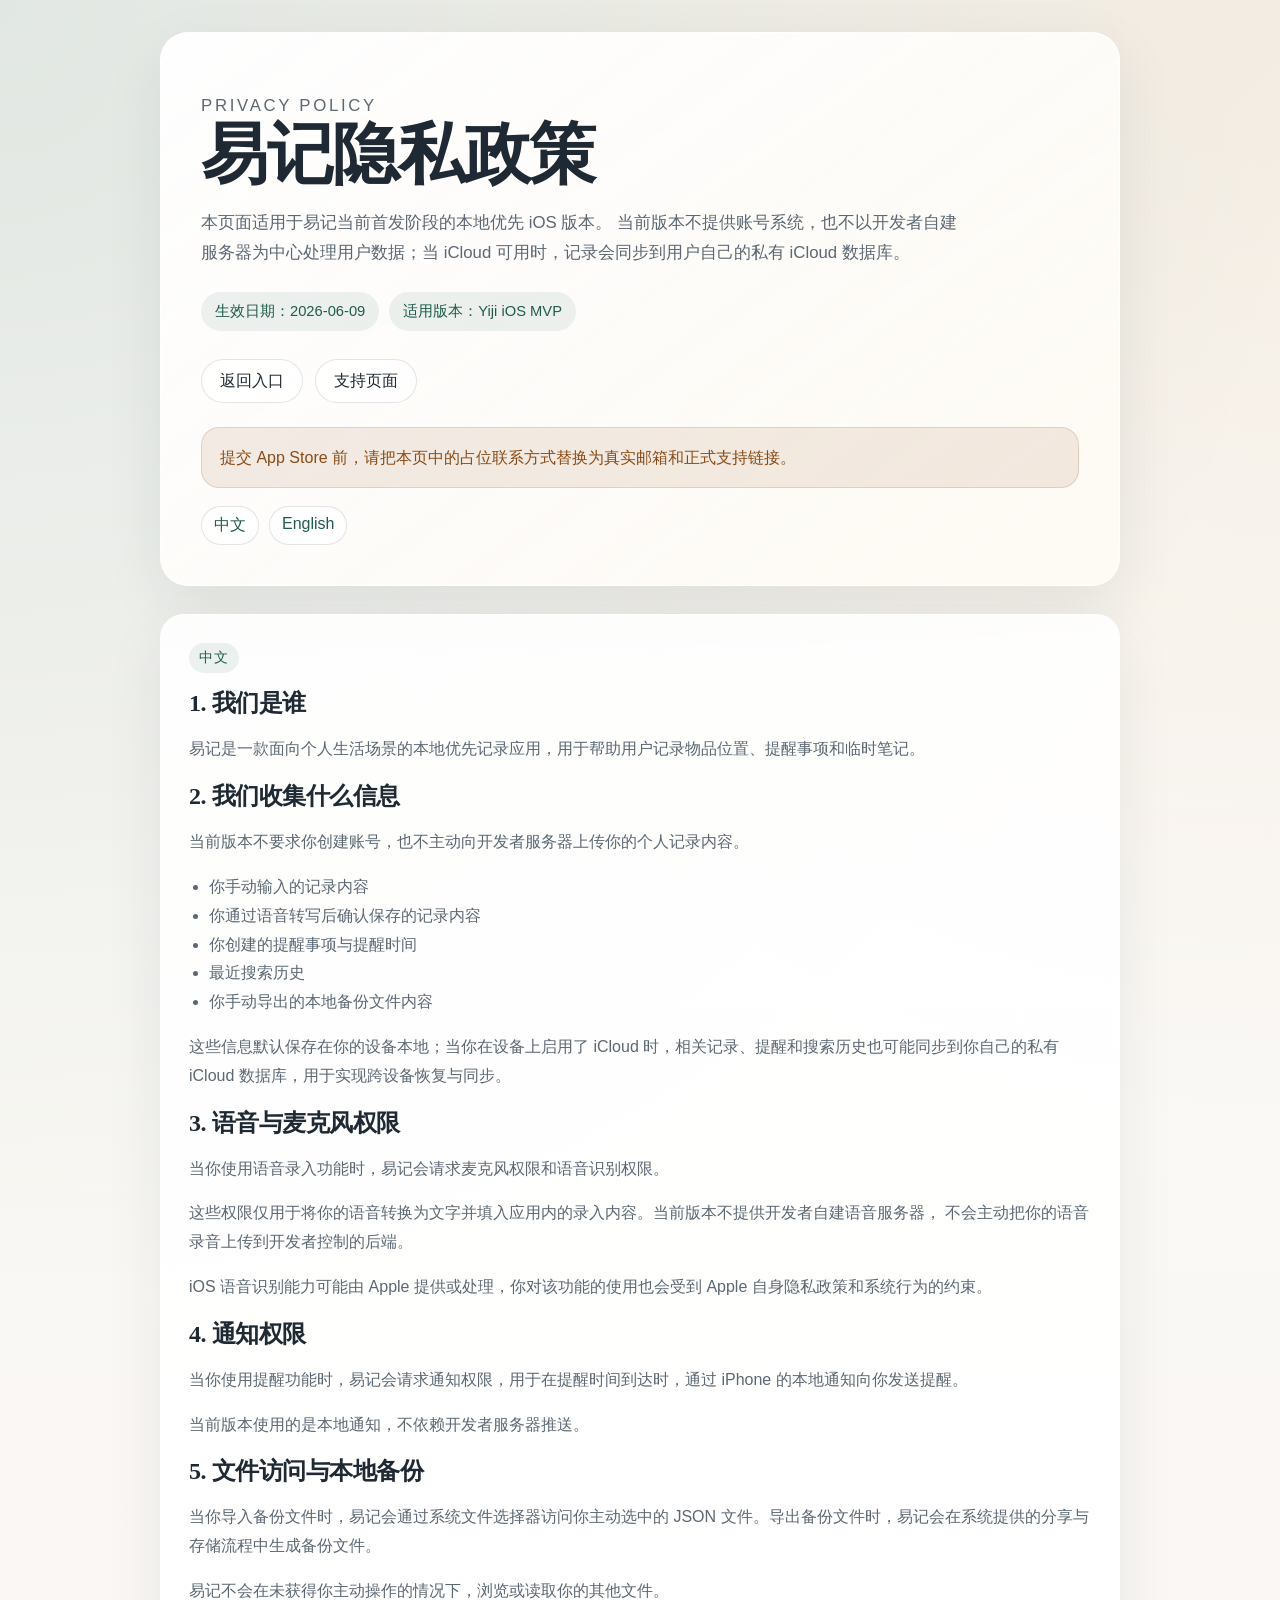
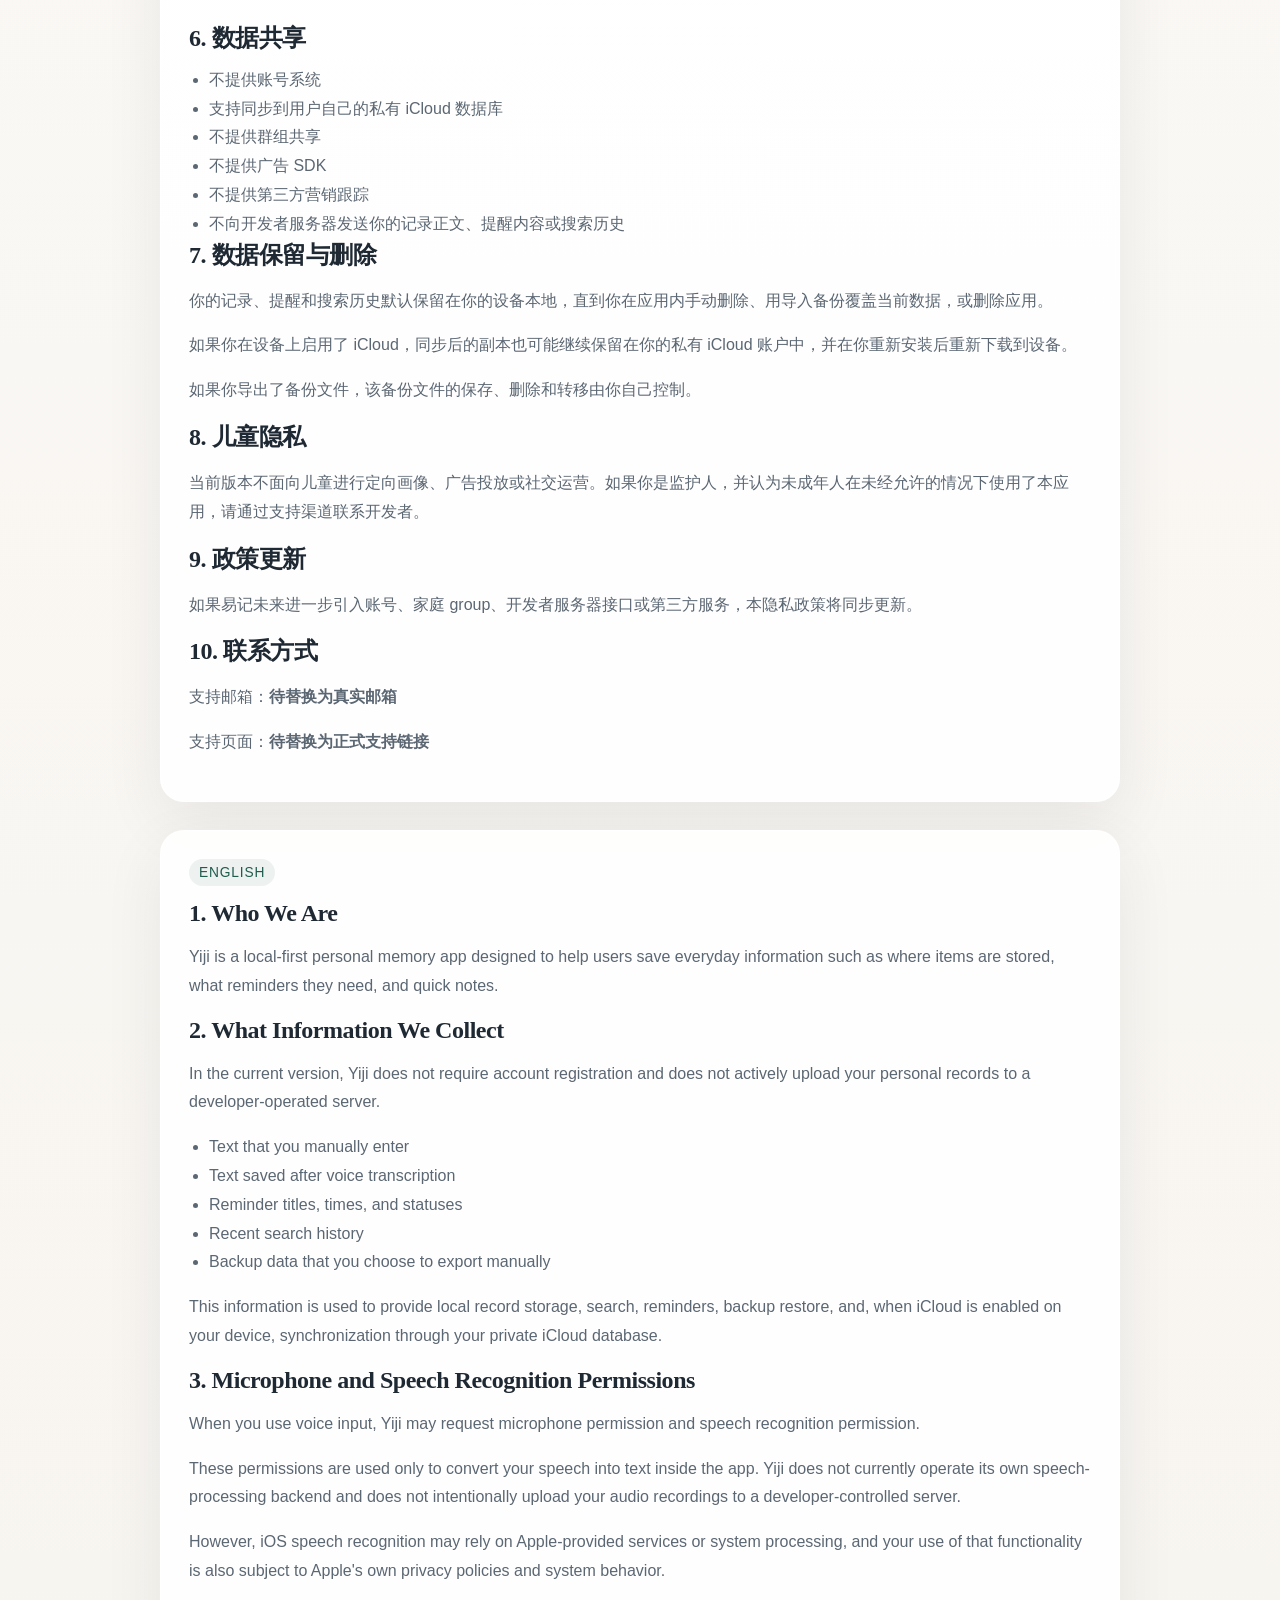
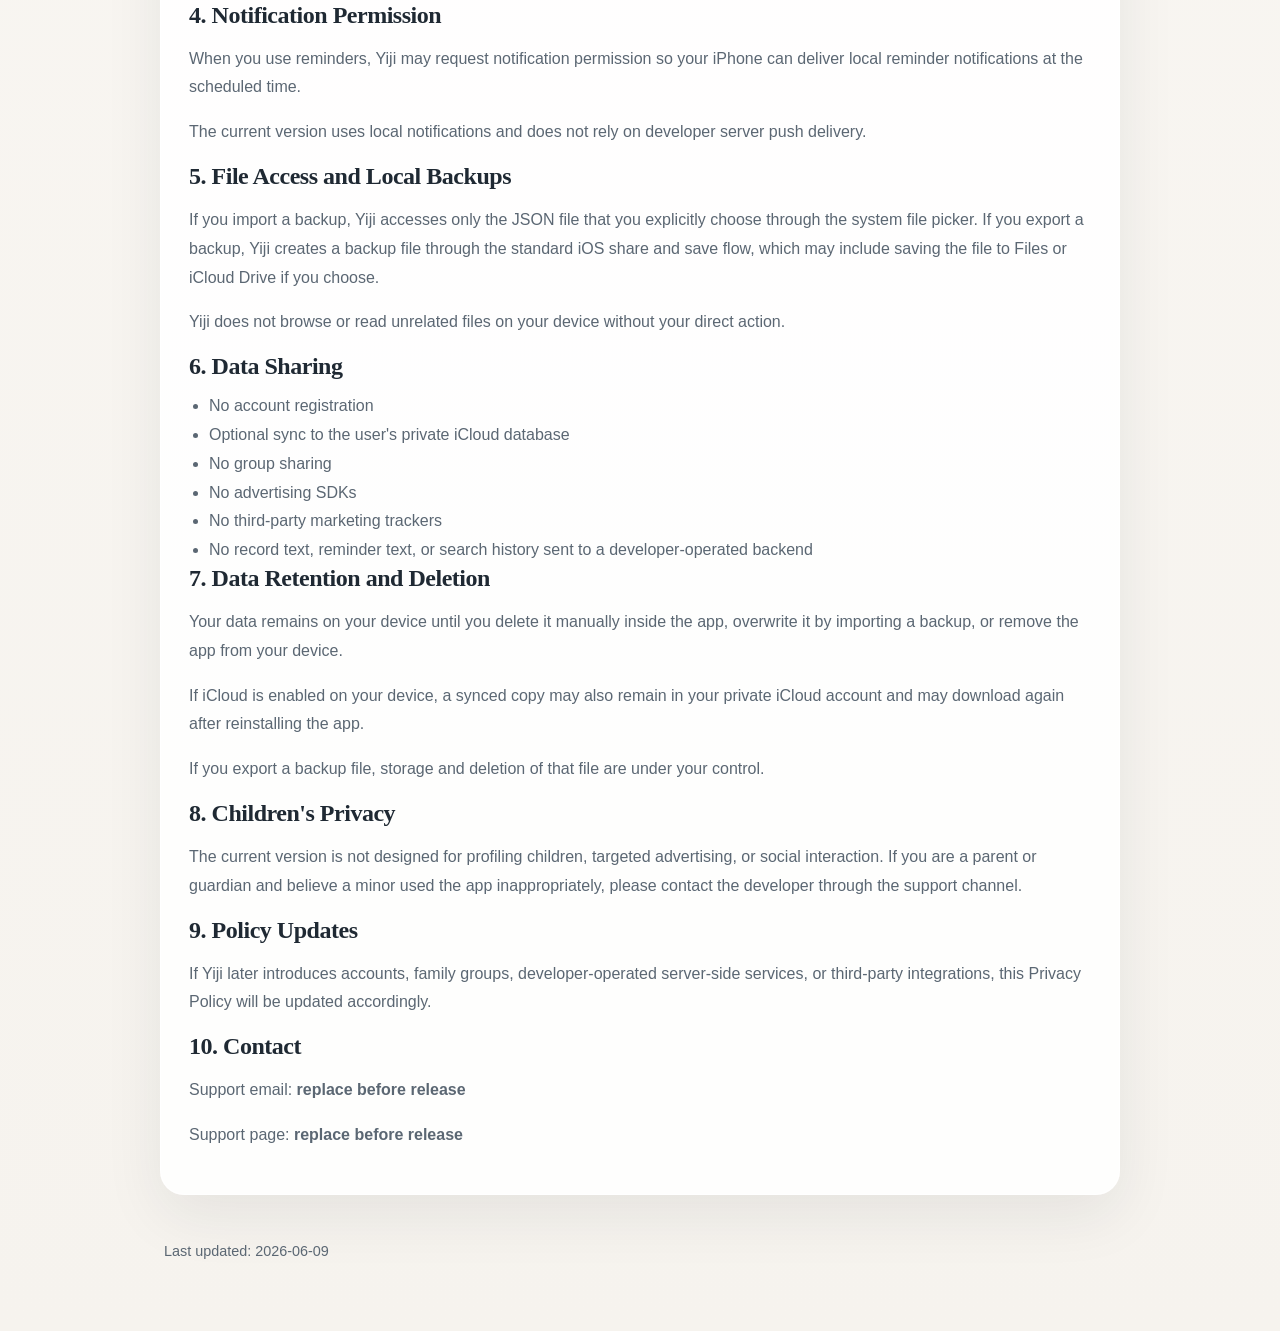
<file: Mind-U-记账功能交付-2026-08-07/App-Project/site/privacy.html>
<!DOCTYPE html>
<html lang="zh-CN">
<head>
  <meta charset="utf-8">
  <meta name="viewport" content="width=device-width, initial-scale=1">
  <meta name="robots" content="noindex">
  <title>易记 Yiji | 隐私政策</title>
  <link rel="stylesheet" href="./assets/styles.css">
</head>
<body>
  <main class="page">
    <section class="hero">
      <p class="eyebrow">Privacy Policy</p>
      <h1>易记隐私政策</h1>
      <p>
        本页面适用于易记当前首发阶段的本地优先 iOS 版本。
        当前版本不提供账号系统，也不以开发者自建服务器为中心处理用户数据；当 iCloud 可用时，记录会同步到用户自己的私有 iCloud 数据库。
      </p>
      <div class="hero-meta">
        <span class="pill">生效日期：2026-06-09</span>
        <span class="pill">适用版本：Yiji iOS MVP</span>
      </div>
      <div class="nav">
        <a href="./index.html">返回入口</a>
        <a href="./support.html">支持页面</a>
      </div>
      <div class="banner">
        提交 App Store 前，请把本页中的占位联系方式替换为真实邮箱和正式支持链接。
      </div>
      <div class="toc" aria-label="Table of contents">
        <a href="#zh">中文</a>
        <a href="#en">English</a>
      </div>
    </section>

    <section class="section" id="zh">
      <span class="language-tag">中文</span>
      <h2>1. 我们是谁</h2>
      <p>易记是一款面向个人生活场景的本地优先记录应用，用于帮助用户记录物品位置、提醒事项和临时笔记。</p>

      <h2>2. 我们收集什么信息</h2>
      <p>当前版本不要求你创建账号，也不主动向开发者服务器上传你的个人记录内容。</p>
      <ul>
        <li>你手动输入的记录内容</li>
        <li>你通过语音转写后确认保存的记录内容</li>
        <li>你创建的提醒事项与提醒时间</li>
        <li>最近搜索历史</li>
        <li>你手动导出的本地备份文件内容</li>
      </ul>
      <p>这些信息默认保存在你的设备本地；当你在设备上启用了 iCloud 时，相关记录、提醒和搜索历史也可能同步到你自己的私有 iCloud 数据库，用于实现跨设备恢复与同步。</p>

      <h2>3. 语音与麦克风权限</h2>
      <p>当你使用语音录入功能时，易记会请求麦克风权限和语音识别权限。</p>
      <p>
        这些权限仅用于将你的语音转换为文字并填入应用内的录入内容。当前版本不提供开发者自建语音服务器，
        不会主动把你的语音录音上传到开发者控制的后端。
      </p>
      <p>iOS 语音识别能力可能由 Apple 提供或处理，你对该功能的使用也会受到 Apple 自身隐私政策和系统行为的约束。</p>

      <h2>4. 通知权限</h2>
      <p>当你使用提醒功能时，易记会请求通知权限，用于在提醒时间到达时，通过 iPhone 的本地通知向你发送提醒。</p>
      <p>当前版本使用的是本地通知，不依赖开发者服务器推送。</p>

      <h2>5. 文件访问与本地备份</h2>
      <p>当你导入备份文件时，易记会通过系统文件选择器访问你主动选中的 JSON 文件。导出备份文件时，易记会在系统提供的分享与存储流程中生成备份文件。</p>
      <p>易记不会在未获得你主动操作的情况下，浏览或读取你的其他文件。</p>

      <h2>6. 数据共享</h2>
      <ul>
        <li>不提供账号系统</li>
        <li>支持同步到用户自己的私有 iCloud 数据库</li>
        <li>不提供群组共享</li>
        <li>不提供广告 SDK</li>
        <li>不提供第三方营销跟踪</li>
        <li>不向开发者服务器发送你的记录正文、提醒内容或搜索历史</li>
      </ul>

      <h2>7. 数据保留与删除</h2>
      <p>你的记录、提醒和搜索历史默认保留在你的设备本地，直到你在应用内手动删除、用导入备份覆盖当前数据，或删除应用。</p>
      <p>如果你在设备上启用了 iCloud，同步后的副本也可能继续保留在你的私有 iCloud 账户中，并在你重新安装后重新下载到设备。</p>
      <p>如果你导出了备份文件，该备份文件的保存、删除和转移由你自己控制。</p>

      <h2>8. 儿童隐私</h2>
      <p>当前版本不面向儿童进行定向画像、广告投放或社交运营。如果你是监护人，并认为未成年人在未经允许的情况下使用了本应用，请通过支持渠道联系开发者。</p>

      <h2>9. 政策更新</h2>
      <p>如果易记未来进一步引入账号、家庭 group、开发者服务器接口或第三方服务，本隐私政策将同步更新。</p>

      <h2>10. 联系方式</h2>
      <p>支持邮箱：<strong>待替换为真实邮箱</strong></p>
      <p>支持页面：<strong>待替换为正式支持链接</strong></p>
    </section>

    <section class="section" id="en">
      <span class="language-tag">English</span>
      <h2>1. Who We Are</h2>
      <p>Yiji is a local-first personal memory app designed to help users save everyday information such as where items are stored, what reminders they need, and quick notes.</p>

      <h2>2. What Information We Collect</h2>
      <p>In the current version, Yiji does not require account registration and does not actively upload your personal records to a developer-operated server.</p>
      <ul>
        <li>Text that you manually enter</li>
        <li>Text saved after voice transcription</li>
        <li>Reminder titles, times, and statuses</li>
        <li>Recent search history</li>
        <li>Backup data that you choose to export manually</li>
      </ul>
      <p>This information is used to provide local record storage, search, reminders, backup restore, and, when iCloud is enabled on your device, synchronization through your private iCloud database.</p>

      <h2>3. Microphone and Speech Recognition Permissions</h2>
      <p>When you use voice input, Yiji may request microphone permission and speech recognition permission.</p>
      <p>These permissions are used only to convert your speech into text inside the app. Yiji does not currently operate its own speech-processing backend and does not intentionally upload your audio recordings to a developer-controlled server.</p>
      <p>However, iOS speech recognition may rely on Apple-provided services or system processing, and your use of that functionality is also subject to Apple's own privacy policies and system behavior.</p>

      <h2>4. Notification Permission</h2>
      <p>When you use reminders, Yiji may request notification permission so your iPhone can deliver local reminder notifications at the scheduled time.</p>
      <p>The current version uses local notifications and does not rely on developer server push delivery.</p>

      <h2>5. File Access and Local Backups</h2>
      <p>If you import a backup, Yiji accesses only the JSON file that you explicitly choose through the system file picker. If you export a backup, Yiji creates a backup file through the standard iOS share and save flow, which may include saving the file to Files or iCloud Drive if you choose.</p>
      <p>Yiji does not browse or read unrelated files on your device without your direct action.</p>

      <h2>6. Data Sharing</h2>
      <ul>
        <li>No account registration</li>
        <li>Optional sync to the user's private iCloud database</li>
        <li>No group sharing</li>
        <li>No advertising SDKs</li>
        <li>No third-party marketing trackers</li>
        <li>No record text, reminder text, or search history sent to a developer-operated backend</li>
      </ul>

      <h2>7. Data Retention and Deletion</h2>
      <p>Your data remains on your device until you delete it manually inside the app, overwrite it by importing a backup, or remove the app from your device.</p>
      <p>If iCloud is enabled on your device, a synced copy may also remain in your private iCloud account and may download again after reinstalling the app.</p>
      <p>If you export a backup file, storage and deletion of that file are under your control.</p>

      <h2>8. Children's Privacy</h2>
      <p>The current version is not designed for profiling children, targeted advertising, or social interaction. If you are a parent or guardian and believe a minor used the app inappropriately, please contact the developer through the support channel.</p>

      <h2>9. Policy Updates</h2>
      <p>If Yiji later introduces accounts, family groups, developer-operated server-side services, or third-party integrations, this Privacy Policy will be updated accordingly.</p>

      <h2>10. Contact</h2>
      <p>Support email: <strong>replace before release</strong></p>
      <p>Support page: <strong>replace before release</strong></p>
    </section>

    <footer class="footer">
      Last updated: 2026-06-09
    </footer>
  </main>
</body>
</html>
</file>
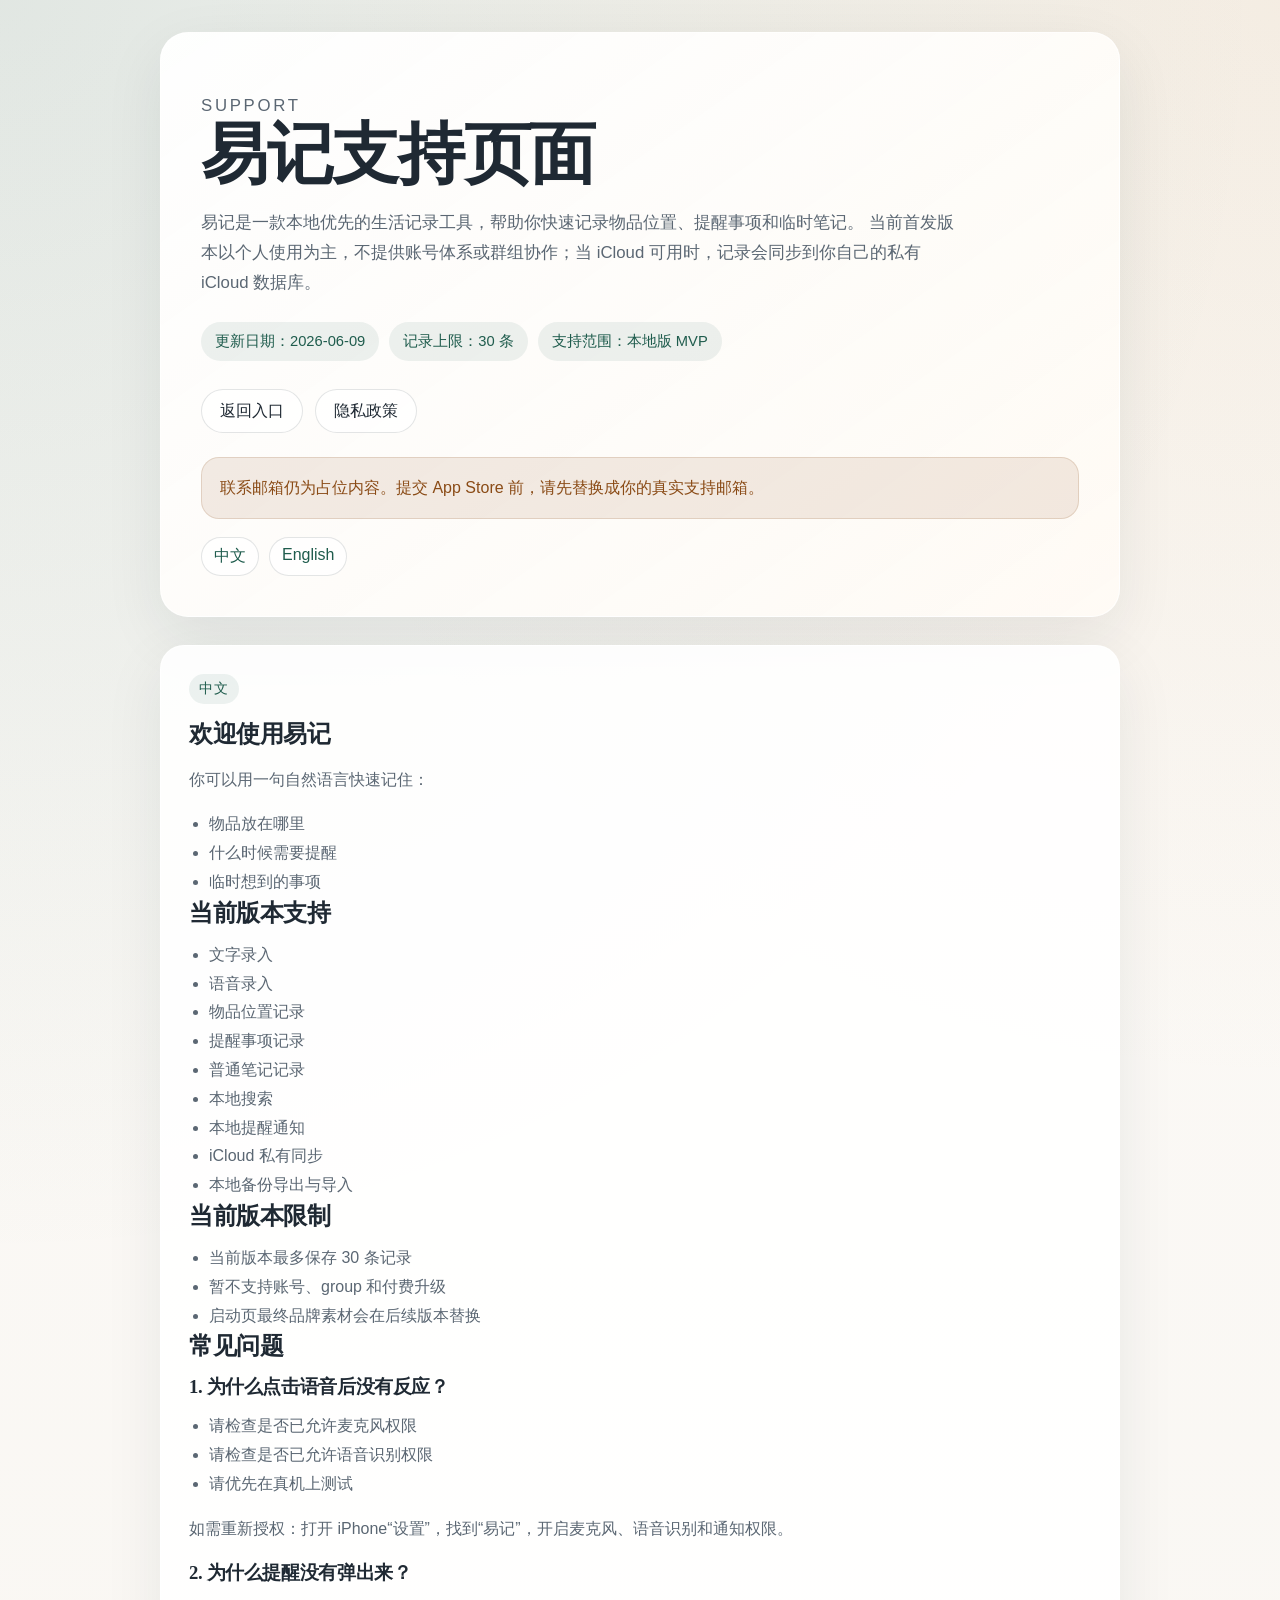
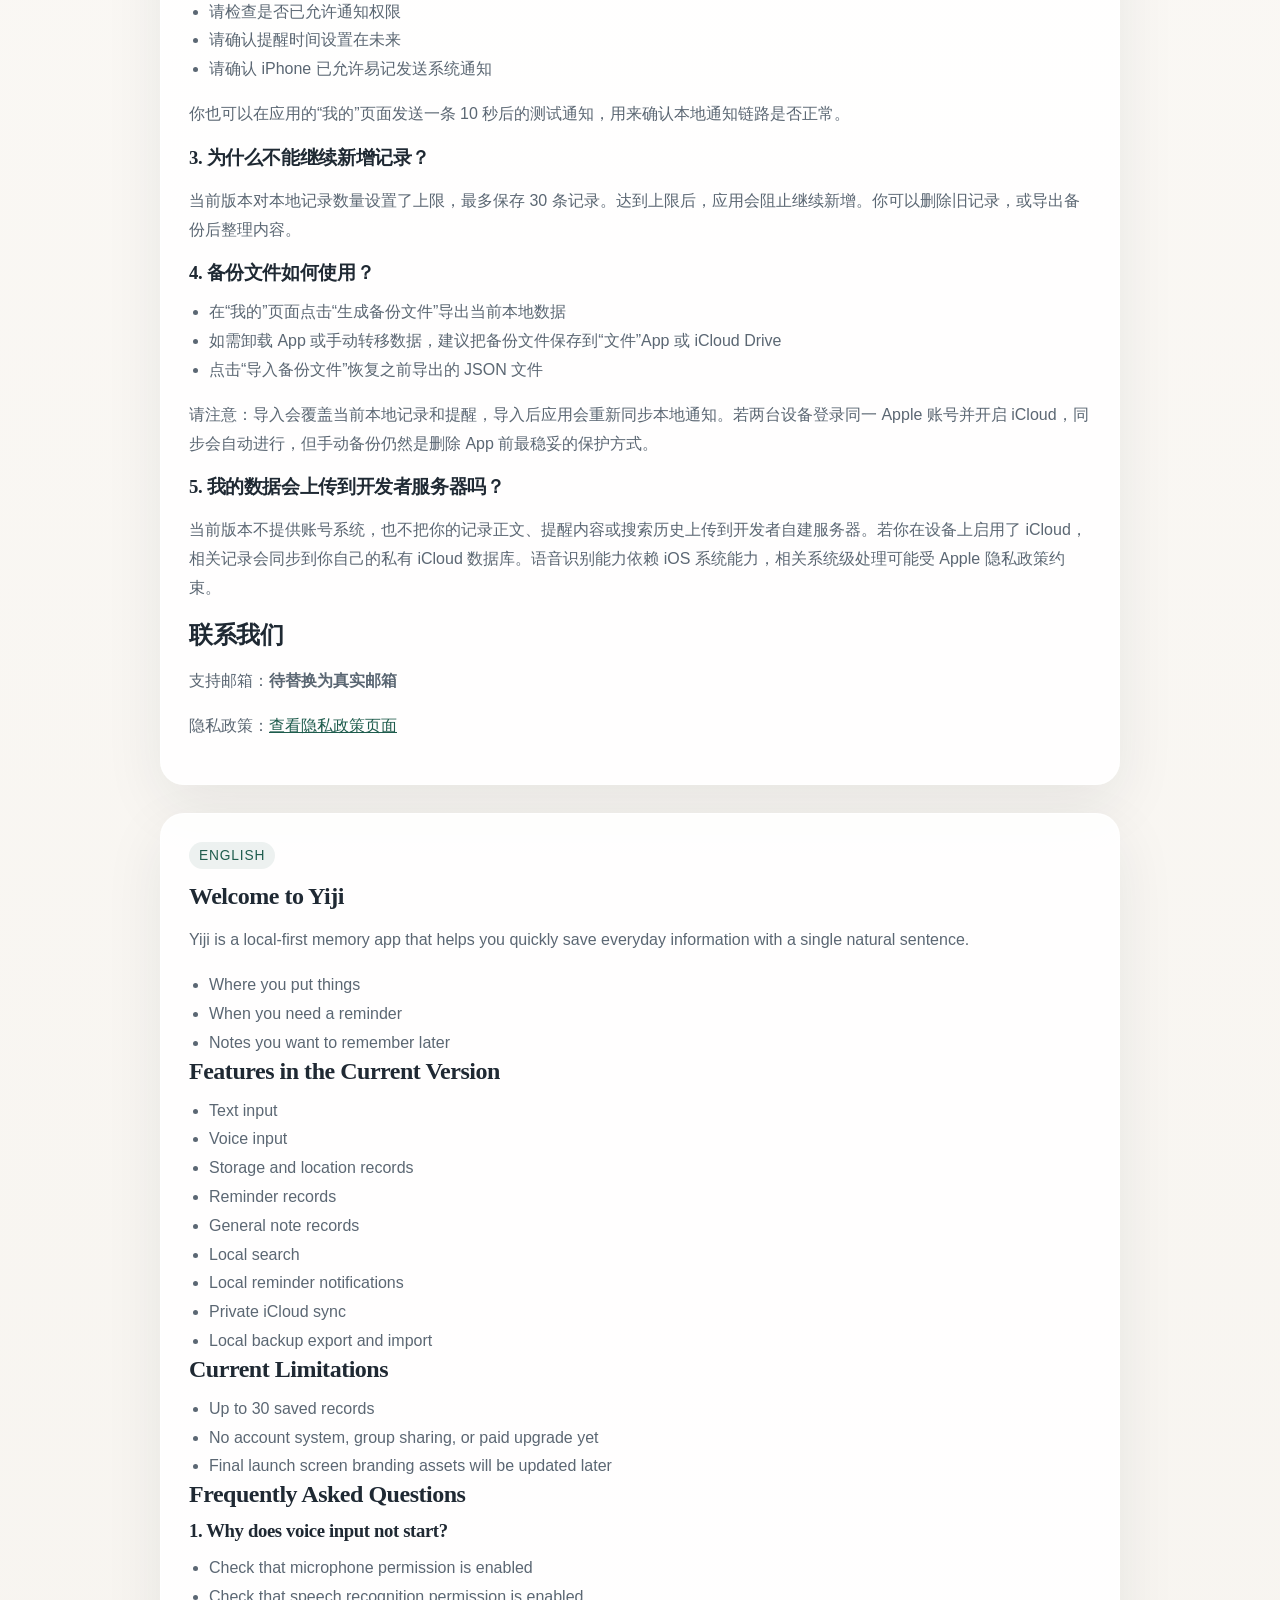
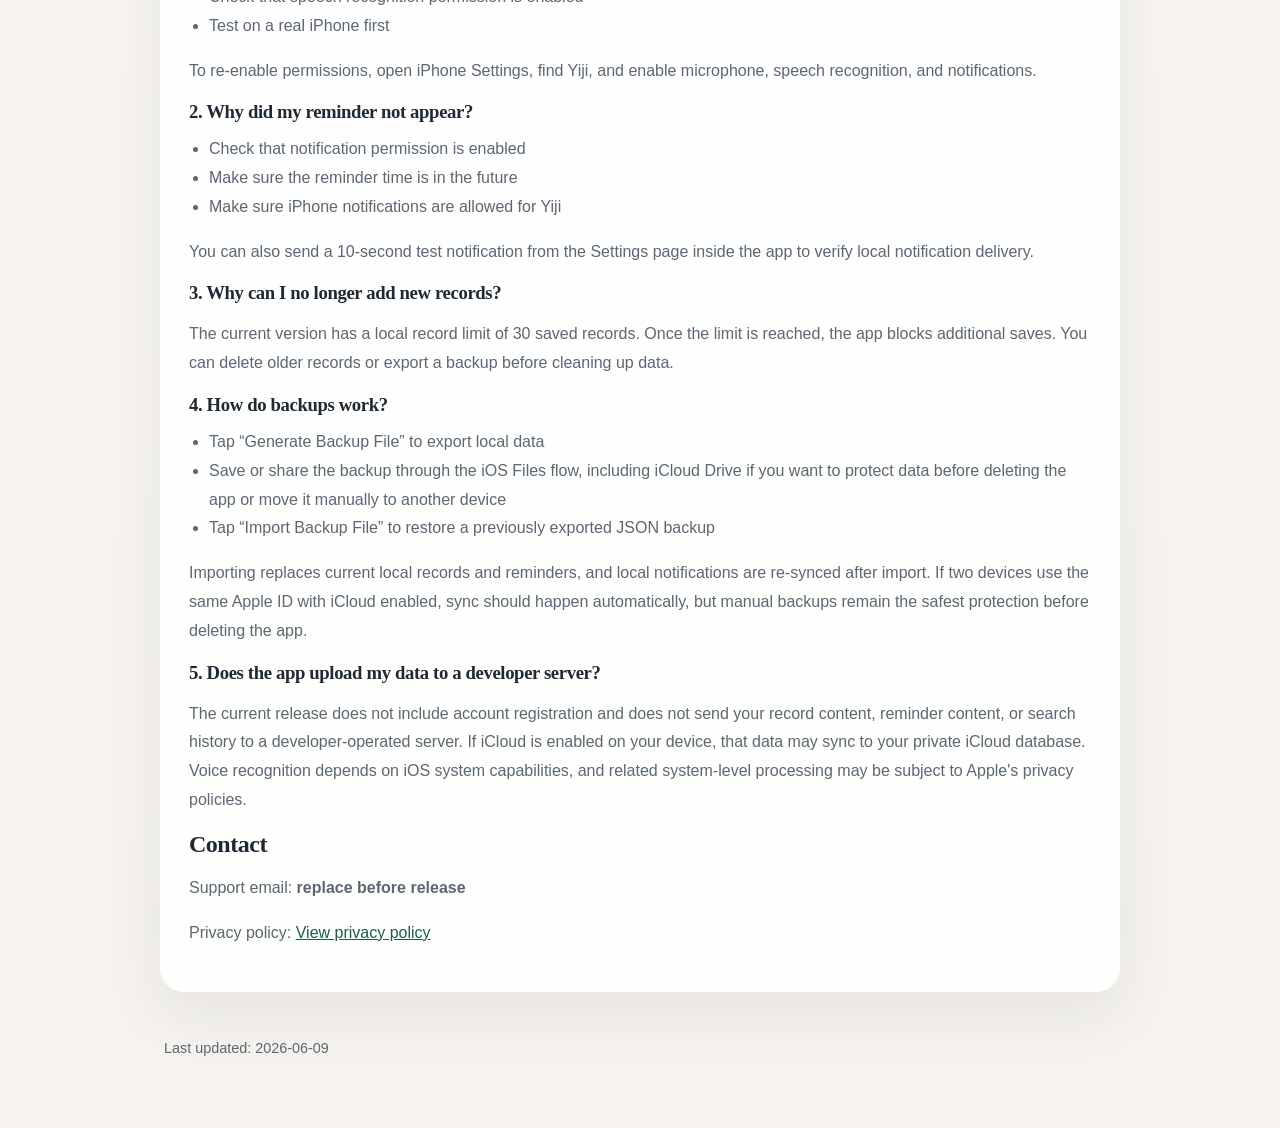
<file: Mind-U-记账功能交付-2026-08-07/App-Project/site/support.html>
<!DOCTYPE html>
<html lang="zh-CN">
<head>
  <meta charset="utf-8">
  <meta name="viewport" content="width=device-width, initial-scale=1">
  <meta name="robots" content="noindex">
  <title>易记 Yiji | 支持页面</title>
  <link rel="stylesheet" href="./assets/styles.css">
</head>
<body>
  <main class="page">
    <section class="hero">
      <p class="eyebrow">Support</p>
      <h1>易记支持页面</h1>
      <p>
        易记是一款本地优先的生活记录工具，帮助你快速记录物品位置、提醒事项和临时笔记。
        当前首发版本以个人使用为主，不提供账号体系或群组协作；当 iCloud 可用时，记录会同步到你自己的私有 iCloud 数据库。
      </p>
      <div class="hero-meta">
        <span class="pill">更新日期：2026-06-09</span>
        <span class="pill">记录上限：30 条</span>
        <span class="pill">支持范围：本地版 MVP</span>
      </div>
      <div class="nav">
        <a href="./index.html">返回入口</a>
        <a href="./privacy.html">隐私政策</a>
      </div>
      <div class="banner">
        联系邮箱仍为占位内容。提交 App Store 前，请先替换成你的真实支持邮箱。
      </div>
      <div class="toc" aria-label="Table of contents">
        <a href="#zh">中文</a>
        <a href="#en">English</a>
      </div>
    </section>

    <section class="section" id="zh">
      <span class="language-tag">中文</span>
      <h2>欢迎使用易记</h2>
      <p>你可以用一句自然语言快速记住：</p>
      <ul>
        <li>物品放在哪里</li>
        <li>什么时候需要提醒</li>
        <li>临时想到的事项</li>
      </ul>

      <h2>当前版本支持</h2>
      <ul>
        <li>文字录入</li>
        <li>语音录入</li>
        <li>物品位置记录</li>
        <li>提醒事项记录</li>
        <li>普通笔记记录</li>
        <li>本地搜索</li>
        <li>本地提醒通知</li>
        <li>iCloud 私有同步</li>
        <li>本地备份导出与导入</li>
      </ul>

      <h2>当前版本限制</h2>
      <ul>
        <li>当前版本最多保存 30 条记录</li>
        <li>暂不支持账号、group 和付费升级</li>
        <li>启动页最终品牌素材会在后续版本替换</li>
      </ul>

      <h2>常见问题</h2>
      <h3>1. 为什么点击语音后没有反应？</h3>
      <ul>
        <li>请检查是否已允许麦克风权限</li>
        <li>请检查是否已允许语音识别权限</li>
        <li>请优先在真机上测试</li>
      </ul>
      <p>如需重新授权：打开 iPhone“设置”，找到“易记”，开启麦克风、语音识别和通知权限。</p>

      <h3>2. 为什么提醒没有弹出来？</h3>
      <ul>
        <li>请检查是否已允许通知权限</li>
        <li>请确认提醒时间设置在未来</li>
        <li>请确认 iPhone 已允许易记发送系统通知</li>
      </ul>
      <p>你也可以在应用的“我的”页面发送一条 10 秒后的测试通知，用来确认本地通知链路是否正常。</p>

      <h3>3. 为什么不能继续新增记录？</h3>
      <p>当前版本对本地记录数量设置了上限，最多保存 30 条记录。达到上限后，应用会阻止继续新增。你可以删除旧记录，或导出备份后整理内容。</p>

      <h3>4. 备份文件如何使用？</h3>
      <ul>
        <li>在“我的”页面点击“生成备份文件”导出当前本地数据</li>
        <li>如需卸载 App 或手动转移数据，建议把备份文件保存到“文件”App 或 iCloud Drive</li>
        <li>点击“导入备份文件”恢复之前导出的 JSON 文件</li>
      </ul>
      <p>请注意：导入会覆盖当前本地记录和提醒，导入后应用会重新同步本地通知。若两台设备登录同一 Apple 账号并开启 iCloud，同步会自动进行，但手动备份仍然是删除 App 前最稳妥的保护方式。</p>

      <h3>5. 我的数据会上传到开发者服务器吗？</h3>
      <p>当前版本不提供账号系统，也不把你的记录正文、提醒内容或搜索历史上传到开发者自建服务器。若你在设备上启用了 iCloud，相关记录会同步到你自己的私有 iCloud 数据库。语音识别能力依赖 iOS 系统能力，相关系统级处理可能受 Apple 隐私政策约束。</p>

      <h2>联系我们</h2>
      <p>支持邮箱：<strong>待替换为真实邮箱</strong></p>
      <p>隐私政策：<a href="./privacy.html">查看隐私政策页面</a></p>
    </section>

    <section class="section" id="en">
      <span class="language-tag">English</span>
      <h2>Welcome to Yiji</h2>
      <p>Yiji is a local-first memory app that helps you quickly save everyday information with a single natural sentence.</p>
      <ul>
        <li>Where you put things</li>
        <li>When you need a reminder</li>
        <li>Notes you want to remember later</li>
      </ul>

      <h2>Features in the Current Version</h2>
      <ul>
        <li>Text input</li>
        <li>Voice input</li>
        <li>Storage and location records</li>
        <li>Reminder records</li>
        <li>General note records</li>
        <li>Local search</li>
        <li>Local reminder notifications</li>
        <li>Private iCloud sync</li>
        <li>Local backup export and import</li>
      </ul>

      <h2>Current Limitations</h2>
      <ul>
        <li>Up to 30 saved records</li>
        <li>No account system, group sharing, or paid upgrade yet</li>
        <li>Final launch screen branding assets will be updated later</li>
      </ul>

      <h2>Frequently Asked Questions</h2>
      <h3>1. Why does voice input not start?</h3>
      <ul>
        <li>Check that microphone permission is enabled</li>
        <li>Check that speech recognition permission is enabled</li>
        <li>Test on a real iPhone first</li>
      </ul>
      <p>To re-enable permissions, open iPhone Settings, find Yiji, and enable microphone, speech recognition, and notifications.</p>

      <h3>2. Why did my reminder not appear?</h3>
      <ul>
        <li>Check that notification permission is enabled</li>
        <li>Make sure the reminder time is in the future</li>
        <li>Make sure iPhone notifications are allowed for Yiji</li>
      </ul>
      <p>You can also send a 10-second test notification from the Settings page inside the app to verify local notification delivery.</p>

      <h3>3. Why can I no longer add new records?</h3>
      <p>The current version has a local record limit of 30 saved records. Once the limit is reached, the app blocks additional saves. You can delete older records or export a backup before cleaning up data.</p>

      <h3>4. How do backups work?</h3>
      <ul>
        <li>Tap “Generate Backup File” to export local data</li>
        <li>Save or share the backup through the iOS Files flow, including iCloud Drive if you want to protect data before deleting the app or move it manually to another device</li>
        <li>Tap “Import Backup File” to restore a previously exported JSON backup</li>
      </ul>
      <p>Importing replaces current local records and reminders, and local notifications are re-synced after import. If two devices use the same Apple ID with iCloud enabled, sync should happen automatically, but manual backups remain the safest protection before deleting the app.</p>

      <h3>5. Does the app upload my data to a developer server?</h3>
      <p>The current release does not include account registration and does not send your record content, reminder content, or search history to a developer-operated server. If iCloud is enabled on your device, that data may sync to your private iCloud database. Voice recognition depends on iOS system capabilities, and related system-level processing may be subject to Apple's privacy policies.</p>

      <h2>Contact</h2>
      <p>Support email: <strong>replace before release</strong></p>
      <p>Privacy policy: <a href="./privacy.html">View privacy policy</a></p>
    </section>

    <footer class="footer">
      Last updated: 2026-06-09
    </footer>
  </main>
</body>
</html>
</file>
<file: assets/styles.css>
:root {
  color-scheme: light;
  --bg: #f6f3ee;
  --panel: rgba(255, 255, 255, 0.88);
  --panel-strong: #ffffff;
  --text: #1f2933;
  --muted: #5b6773;
  --line: rgba(31, 41, 51, 0.12);
  --brand: #1f5c4d;
  --brand-soft: rgba(31, 92, 77, 0.08);
  --warn: #8a4b16;
  --warn-bg: rgba(138, 75, 22, 0.1);
  --shadow: 0 20px 60px rgba(31, 41, 51, 0.08);
}

* {
  box-sizing: border-box;
}

html {
  scroll-behavior: smooth;
}

body {
  margin: 0;
  font-family: "PingFang SC", "SF Pro Text", "Helvetica Neue", sans-serif;
  color: var(--text);
  background:
    radial-gradient(circle at top left, rgba(31, 92, 77, 0.12), transparent 28%),
    radial-gradient(circle at top right, rgba(196, 156, 102, 0.14), transparent 24%),
    linear-gradient(180deg, #fcfaf7 0%, var(--bg) 100%);
}

a {
  color: var(--brand);
}

.page {
  width: min(960px, calc(100% - 32px));
  margin: 0 auto;
  padding: 32px 0 72px;
}

.hero {
  padding: 40px;
  border-radius: 28px;
  background: linear-gradient(145deg, rgba(255, 255, 255, 0.96), rgba(255, 251, 245, 0.9));
  border: 1px solid rgba(255, 255, 255, 0.75);
  box-shadow: var(--shadow);
}

.eyebrow {
  margin: 0 0 12px;
  font-size: 13px;
  letter-spacing: 0.16em;
  text-transform: uppercase;
  color: var(--muted);
}

.hero h1,
.section h2,
.section h3,
.card h2,
.card h3 {
  font-family: "Iowan Old Style", "Palatino Linotype", "Times New Roman", serif;
  letter-spacing: -0.02em;
}

.hero h1 {
  margin: 0;
  font-size: clamp(2.2rem, 6vw, 4.2rem);
  line-height: 1.02;
}

.hero p {
  margin: 18px 0 0;
  max-width: 760px;
  color: var(--muted);
  font-size: 1.05rem;
  line-height: 1.8;
}

.hero-meta {
  display: flex;
  flex-wrap: wrap;
  gap: 10px;
  margin-top: 24px;
}

.pill {
  display: inline-flex;
  align-items: center;
  padding: 10px 14px;
  border-radius: 999px;
  background: var(--brand-soft);
  color: var(--brand);
  font-size: 0.92rem;
}

.banner {
  margin-top: 24px;
  padding: 16px 18px;
  border-radius: 18px;
  background: var(--warn-bg);
  color: var(--warn);
  border: 1px solid rgba(138, 75, 22, 0.16);
  line-height: 1.7;
}

.nav {
  display: flex;
  flex-wrap: wrap;
  gap: 12px;
  margin: 28px 0 0;
}

.nav a,
.button-link {
  display: inline-flex;
  align-items: center;
  justify-content: center;
  min-height: 44px;
  padding: 0 18px;
  border-radius: 999px;
  border: 1px solid var(--line);
  background: rgba(255, 255, 255, 0.7);
  text-decoration: none;
  color: var(--text);
}

.nav a.primary,
.button-link.primary {
  background: var(--brand);
  color: #fff;
  border-color: var(--brand);
}

.grid {
  display: grid;
  grid-template-columns: repeat(12, minmax(0, 1fr));
  gap: 18px;
  margin-top: 28px;
}

.card {
  grid-column: span 12;
  padding: 24px;
  border-radius: 24px;
  background: var(--panel);
  border: 1px solid rgba(255, 255, 255, 0.8);
  box-shadow: var(--shadow);
  backdrop-filter: blur(12px);
}

.card h2,
.card h3,
.section h2,
.section h3 {
  margin: 0 0 12px;
}

.card p,
.section p,
.section li,
.card li {
  color: var(--muted);
  line-height: 1.8;
}

.card ul,
.section ul,
.section ol {
  margin: 0;
  padding-left: 20px;
}

.section {
  margin-top: 28px;
  padding: 28px;
  border-radius: 24px;
  background: var(--panel);
  border: 1px solid rgba(255, 255, 255, 0.8);
  box-shadow: var(--shadow);
}

.toc {
  display: flex;
  flex-wrap: wrap;
  gap: 10px;
  margin-top: 18px;
}

.toc a {
  padding: 8px 12px;
  border-radius: 999px;
  background: rgba(255, 255, 255, 0.72);
  border: 1px solid var(--line);
  text-decoration: none;
}

.split {
  display: grid;
  grid-template-columns: repeat(2, minmax(0, 1fr));
  gap: 18px;
}

.muted {
  color: var(--muted);
}

.small {
  font-size: 0.92rem;
}

.footer {
  margin-top: 32px;
  padding: 16px 4px 0;
  color: var(--muted);
  font-size: 0.9rem;
}

.language-tag {
  display: inline-block;
  margin-bottom: 14px;
  padding: 6px 10px;
  border-radius: 999px;
  background: rgba(31, 92, 77, 0.08);
  color: var(--brand);
  font-size: 0.86rem;
  letter-spacing: 0.06em;
  text-transform: uppercase;
}

body.simple-page {
  background: #ffffff;
}

.simple-page .page {
  width: min(820px, calc(100% - 40px));
  padding: 32px 0 56px;
}

.doc-header {
  padding: 0 0 18px;
  border-bottom: 1px solid #d9d9d9;
}

.doc-header h1 {
  margin: 0 0 8px;
  font-size: clamp(1.8rem, 4vw, 2.4rem);
  line-height: 1.2;
  font-family: "PingFang SC", "SF Pro Display", "Helvetica Neue", sans-serif;
  letter-spacing: 0;
  color: #111111;
}

.doc-header p {
  margin: 10px 0 0;
  color: #111111;
  line-height: 1.8;
}

.doc-meta {
  margin-top: 14px;
  color: #444444;
  font-size: 0.95rem;
}

.doc-nav {
  display: flex;
  flex-wrap: wrap;
  gap: 14px;
  margin-top: 14px;
}

.doc-nav a {
  text-decoration: none;
  color: #111111;
  border-bottom: 1px solid #111111;
}

.doc-section {
  margin-top: 28px;
}

.doc-section h2 {
  margin: 0 0 14px;
  font-size: 1.3rem;
  font-family: "PingFang SC", "SF Pro Display", "Helvetica Neue", sans-serif;
  letter-spacing: 0;
  color: #111111;
}

.doc-section h3 {
  margin: 24px 0 10px;
  font-size: 1.05rem;
  color: #111111;
}

.doc-section p,
.doc-section li {
  color: #111111;
  line-height: 1.8;
}

.doc-section ul,
.doc-section ol {
  margin: 0;
  padding-left: 20px;
}

.doc-divider {
  margin-top: 28px;
  border-top: 1px solid #d9d9d9;
}

.doc-note {
  margin-top: 14px;
  padding: 14px 16px;
  border: 1px solid #d9d9d9;
  background: #ffffff;
  color: #111111;
}

@media (min-width: 760px) {
  .card.span-6 {
    grid-column: span 6;
  }
}

@media (max-width: 759px) {
  .hero {
    padding: 28px 22px;
  }

  .section,
  .card {
    padding: 22px;
  }

  .split {
    grid-template-columns: 1fr;
  }
}
</file>
<file: site/assets/styles.css>
:root {
  color-scheme: light;
  --bg: #f6f3ee;
  --panel: rgba(255, 255, 255, 0.88);
  --panel-strong: #ffffff;
  --text: #1f2933;
  --muted: #5b6773;
  --line: rgba(31, 41, 51, 0.12);
  --brand: #1f5c4d;
  --brand-soft: rgba(31, 92, 77, 0.08);
  --warn: #8a4b16;
  --warn-bg: rgba(138, 75, 22, 0.1);
  --shadow: 0 20px 60px rgba(31, 41, 51, 0.08);
}

* {
  box-sizing: border-box;
}

html {
  scroll-behavior: smooth;
}

body {
  margin: 0;
  font-family: "PingFang SC", "SF Pro Text", "Helvetica Neue", sans-serif;
  color: var(--text);
  background:
    radial-gradient(circle at top left, rgba(31, 92, 77, 0.12), transparent 28%),
    radial-gradient(circle at top right, rgba(196, 156, 102, 0.14), transparent 24%),
    linear-gradient(180deg, #fcfaf7 0%, var(--bg) 100%);
}

a {
  color: var(--brand);
}

.page {
  width: min(960px, calc(100% - 32px));
  margin: 0 auto;
  padding: 32px 0 72px;
}

.hero {
  padding: 40px;
  border-radius: 28px;
  background: linear-gradient(145deg, rgba(255, 255, 255, 0.96), rgba(255, 251, 245, 0.9));
  border: 1px solid rgba(255, 255, 255, 0.75);
  box-shadow: var(--shadow);
}

.eyebrow {
  margin: 0 0 12px;
  font-size: 13px;
  letter-spacing: 0.16em;
  text-transform: uppercase;
  color: var(--muted);
}

.hero h1,
.section h2,
.section h3,
.card h2,
.card h3 {
  font-family: "Iowan Old Style", "Palatino Linotype", "Times New Roman", serif;
  letter-spacing: -0.02em;
}

.hero h1 {
  margin: 0;
  font-size: clamp(2.2rem, 6vw, 4.2rem);
  line-height: 1.02;
}

.hero p {
  margin: 18px 0 0;
  max-width: 760px;
  color: var(--muted);
  font-size: 1.05rem;
  line-height: 1.8;
}

.hero-meta {
  display: flex;
  flex-wrap: wrap;
  gap: 10px;
  margin-top: 24px;
}

.pill {
  display: inline-flex;
  align-items: center;
  padding: 10px 14px;
  border-radius: 999px;
  background: var(--brand-soft);
  color: var(--brand);
  font-size: 0.92rem;
}

.banner {
  margin-top: 24px;
  padding: 16px 18px;
  border-radius: 18px;
  background: var(--warn-bg);
  color: var(--warn);
  border: 1px solid rgba(138, 75, 22, 0.16);
  line-height: 1.7;
}

.nav {
  display: flex;
  flex-wrap: wrap;
  gap: 12px;
  margin: 28px 0 0;
}

.nav a,
.button-link {
  display: inline-flex;
  align-items: center;
  justify-content: center;
  min-height: 44px;
  padding: 0 18px;
  border-radius: 999px;
  border: 1px solid var(--line);
  background: rgba(255, 255, 255, 0.7);
  text-decoration: none;
  color: var(--text);
}

.nav a.primary,
.button-link.primary {
  background: var(--brand);
  color: #fff;
  border-color: var(--brand);
}

.grid {
  display: grid;
  grid-template-columns: repeat(12, minmax(0, 1fr));
  gap: 18px;
  margin-top: 28px;
}

.card {
  grid-column: span 12;
  padding: 24px;
  border-radius: 24px;
  background: var(--panel);
  border: 1px solid rgba(255, 255, 255, 0.8);
  box-shadow: var(--shadow);
  backdrop-filter: blur(12px);
}

.card h2,
.card h3,
.section h2,
.section h3 {
  margin: 0 0 12px;
}

.card p,
.section p,
.section li,
.card li {
  color: var(--muted);
  line-height: 1.8;
}

.card ul,
.section ul,
.section ol {
  margin: 0;
  padding-left: 20px;
}

.section {
  margin-top: 28px;
  padding: 28px;
  border-radius: 24px;
  background: var(--panel);
  border: 1px solid rgba(255, 255, 255, 0.8);
  box-shadow: var(--shadow);
}

.toc {
  display: flex;
  flex-wrap: wrap;
  gap: 10px;
  margin-top: 18px;
}

.toc a {
  padding: 8px 12px;
  border-radius: 999px;
  background: rgba(255, 255, 255, 0.72);
  border: 1px solid var(--line);
  text-decoration: none;
}

.split {
  display: grid;
  grid-template-columns: repeat(2, minmax(0, 1fr));
  gap: 18px;
}

.muted {
  color: var(--muted);
}

.small {
  font-size: 0.92rem;
}

.footer {
  margin-top: 32px;
  padding: 16px 4px 0;
  color: var(--muted);
  font-size: 0.9rem;
}

.language-tag {
  display: inline-block;
  margin-bottom: 14px;
  padding: 6px 10px;
  border-radius: 999px;
  background: rgba(31, 92, 77, 0.08);
  color: var(--brand);
  font-size: 0.86rem;
  letter-spacing: 0.06em;
  text-transform: uppercase;
}

body.simple-page {
  background: #ffffff;
}

.simple-page .page {
  width: min(820px, calc(100% - 40px));
  padding: 32px 0 56px;
}

.doc-header {
  padding: 0 0 18px;
  border-bottom: 1px solid #d9d9d9;
}

.doc-header h1 {
  margin: 0 0 8px;
  font-size: clamp(1.8rem, 4vw, 2.4rem);
  line-height: 1.2;
  font-family: "PingFang SC", "SF Pro Display", "Helvetica Neue", sans-serif;
  letter-spacing: 0;
  color: #111111;
}

.doc-header p {
  margin: 10px 0 0;
  color: #111111;
  line-height: 1.8;
}

.doc-meta {
  margin-top: 14px;
  color: #444444;
  font-size: 0.95rem;
}

.doc-nav {
  display: flex;
  flex-wrap: wrap;
  gap: 14px;
  margin-top: 14px;
}

.doc-nav a {
  text-decoration: none;
  color: #111111;
  border-bottom: 1px solid #111111;
}

.doc-section {
  margin-top: 28px;
}

.doc-section h2 {
  margin: 0 0 14px;
  font-size: 1.3rem;
  font-family: "PingFang SC", "SF Pro Display", "Helvetica Neue", sans-serif;
  letter-spacing: 0;
  color: #111111;
}

.doc-section h3 {
  margin: 24px 0 10px;
  font-size: 1.05rem;
  color: #111111;
}

.doc-section p,
.doc-section li {
  color: #111111;
  line-height: 1.8;
}

.doc-section ul,
.doc-section ol {
  margin: 0;
  padding-left: 20px;
}

.doc-divider {
  margin-top: 28px;
  border-top: 1px solid #d9d9d9;
}

.doc-note {
  margin-top: 14px;
  padding: 14px 16px;
  border: 1px solid #d9d9d9;
  background: #ffffff;
  color: #111111;
}

@media (min-width: 760px) {
  .card.span-6 {
    grid-column: span 6;
  }
}

@media (max-width: 759px) {
  .hero {
    padding: 28px 22px;
  }

  .section,
  .card {
    padding: 22px;
  }

  .split {
    grid-template-columns: 1fr;
  }
}
</file>
<file: Mind-U-记账功能交付-2026-08-07/App-Project/site/assets/styles.css>
:root {
  color-scheme: light;
  --bg: #f6f3ee;
  --panel: rgba(255, 255, 255, 0.88);
  --panel-strong: #ffffff;
  --text: #1f2933;
  --muted: #5b6773;
  --line: rgba(31, 41, 51, 0.12);
  --brand: #1f5c4d;
  --brand-soft: rgba(31, 92, 77, 0.08);
  --warn: #8a4b16;
  --warn-bg: rgba(138, 75, 22, 0.1);
  --shadow: 0 20px 60px rgba(31, 41, 51, 0.08);
}

* {
  box-sizing: border-box;
}

html {
  scroll-behavior: smooth;
}

body {
  margin: 0;
  font-family: "PingFang SC", "SF Pro Text", "Helvetica Neue", sans-serif;
  color: var(--text);
  background:
    radial-gradient(circle at top left, rgba(31, 92, 77, 0.12), transparent 28%),
    radial-gradient(circle at top right, rgba(196, 156, 102, 0.14), transparent 24%),
    linear-gradient(180deg, #fcfaf7 0%, var(--bg) 100%);
}

a {
  color: var(--brand);
}

.page {
  width: min(960px, calc(100% - 32px));
  margin: 0 auto;
  padding: 32px 0 72px;
}

.hero {
  padding: 40px;
  border-radius: 28px;
  background: linear-gradient(145deg, rgba(255, 255, 255, 0.96), rgba(255, 251, 245, 0.9));
  border: 1px solid rgba(255, 255, 255, 0.75);
  box-shadow: var(--shadow);
}

.eyebrow {
  margin: 0 0 12px;
  font-size: 13px;
  letter-spacing: 0.16em;
  text-transform: uppercase;
  color: var(--muted);
}

.hero h1,
.section h2,
.section h3,
.card h2,
.card h3 {
  font-family: "Iowan Old Style", "Palatino Linotype", "Times New Roman", serif;
  letter-spacing: -0.02em;
}

.hero h1 {
  margin: 0;
  font-size: clamp(2.2rem, 6vw, 4.2rem);
  line-height: 1.02;
}

.hero p {
  margin: 18px 0 0;
  max-width: 760px;
  color: var(--muted);
  font-size: 1.05rem;
  line-height: 1.8;
}

.hero-meta {
  display: flex;
  flex-wrap: wrap;
  gap: 10px;
  margin-top: 24px;
}

.pill {
  display: inline-flex;
  align-items: center;
  padding: 10px 14px;
  border-radius: 999px;
  background: var(--brand-soft);
  color: var(--brand);
  font-size: 0.92rem;
}

.banner {
  margin-top: 24px;
  padding: 16px 18px;
  border-radius: 18px;
  background: var(--warn-bg);
  color: var(--warn);
  border: 1px solid rgba(138, 75, 22, 0.16);
  line-height: 1.7;
}

.nav {
  display: flex;
  flex-wrap: wrap;
  gap: 12px;
  margin: 28px 0 0;
}

.nav a,
.button-link {
  display: inline-flex;
  align-items: center;
  justify-content: center;
  min-height: 44px;
  padding: 0 18px;
  border-radius: 999px;
  border: 1px solid var(--line);
  background: rgba(255, 255, 255, 0.7);
  text-decoration: none;
  color: var(--text);
}

.nav a.primary,
.button-link.primary {
  background: var(--brand);
  color: #fff;
  border-color: var(--brand);
}

.grid {
  display: grid;
  grid-template-columns: repeat(12, minmax(0, 1fr));
  gap: 18px;
  margin-top: 28px;
}

.card {
  grid-column: span 12;
  padding: 24px;
  border-radius: 24px;
  background: var(--panel);
  border: 1px solid rgba(255, 255, 255, 0.8);
  box-shadow: var(--shadow);
  backdrop-filter: blur(12px);
}

.card h2,
.card h3,
.section h2,
.section h3 {
  margin: 0 0 12px;
}

.card p,
.section p,
.section li,
.card li {
  color: var(--muted);
  line-height: 1.8;
}

.card ul,
.section ul,
.section ol {
  margin: 0;
  padding-left: 20px;
}

.section {
  margin-top: 28px;
  padding: 28px;
  border-radius: 24px;
  background: var(--panel);
  border: 1px solid rgba(255, 255, 255, 0.8);
  box-shadow: var(--shadow);
}

.toc {
  display: flex;
  flex-wrap: wrap;
  gap: 10px;
  margin-top: 18px;
}

.toc a {
  padding: 8px 12px;
  border-radius: 999px;
  background: rgba(255, 255, 255, 0.72);
  border: 1px solid var(--line);
  text-decoration: none;
}

.split {
  display: grid;
  grid-template-columns: repeat(2, minmax(0, 1fr));
  gap: 18px;
}

.muted {
  color: var(--muted);
}

.small {
  font-size: 0.92rem;
}

.footer {
  margin-top: 32px;
  padding: 16px 4px 0;
  color: var(--muted);
  font-size: 0.9rem;
}

.language-tag {
  display: inline-block;
  margin-bottom: 14px;
  padding: 6px 10px;
  border-radius: 999px;
  background: rgba(31, 92, 77, 0.08);
  color: var(--brand);
  font-size: 0.86rem;
  letter-spacing: 0.06em;
  text-transform: uppercase;
}

@media (min-width: 760px) {
  .card.span-6 {
    grid-column: span 6;
  }
}

@media (max-width: 759px) {
  .hero {
    padding: 28px 22px;
  }

  .section,
  .card {
    padding: 22px;
  }

  .split {
    grid-template-columns: 1fr;
  }
}
</file>
<file: 易记-UI改版交付/Design-Reference/styles.css>
:root {
  --canvas: #ecebe7;
  --screen: #f7f7f4;
  --surface: #ffffff;
  --ink: #20231f;
  --muted: #858981;
  --line: #e2e3dd;
  --sage: #718673;
  --sage-soft: #e6ece4;
  --sage-faint: #f0f3ee;
  --orange: #d9874d;
  --orange-soft: #f7e7db;
  --green: #5e9b73;
  --green-soft: #e3efe7;
  --sand: #a78f72;
  --sand-soft: #eee8df;
  --lavender: #8f8499;
  --lavender-soft: #ece8ef;
  --sky: #66899a;
  --sky-soft: #e2ecef;
}

* { box-sizing: border-box; }
html, body { width: 800px; height: 800px; margin: 0; overflow: hidden; color: var(--ink); background: var(--canvas); font-family: -apple-system, BlinkMacSystemFont, "PingFang SC", "Helvetica Neue", sans-serif; }

.board { width: 1200px; height: 1200px; padding: 47px 62px 35px; transform: scale(.6666667); transform-origin: top left; background: linear-gradient(145deg, #f4f3f0 0%, #e9e8e4 100%); }
.board-head { height: 112px; display: flex; justify-content: space-between; align-items: flex-start; }
.brand { display: flex; align-items: center; gap: 15px; }
.brand-mark { width: 52px; height: 52px; border-radius: 17px; display: grid; place-items: center; color: white; background: var(--sage); box-shadow: 0 8px 18px rgba(65, 79, 66, .16); }
.brand-mark svg { width: 27px; height: 27px; }
.board h1 { margin: 0; font-size: 34px; font-weight: 710; letter-spacing: -.5px; }
.board-sub { margin-top: 6px; color: var(--muted); font-size: 14px; }
.principle { padding-top: 3px; text-align: right; color: var(--muted); font-size: 12px; line-height: 1.6; }
.principle strong { display: block; color: #5b6059; font-size: 13px; font-weight: 650; }

.pair { display: flex; justify-content: center; gap: 78px; }
.concept { width: 455px; }
.concept-label { width: 410px; margin: 0 auto 13px; display: flex; justify-content: space-between; align-items: baseline; }
.concept-label strong { font-size: 17px; font-weight: 680; }
.concept-label span { color: var(--muted); font-size: 11px; }

.phone { width: 410px; height: 890px; margin: 0 auto; padding: 9px; border-radius: 55px; background: #191b19; box-shadow: 0 30px 55px rgba(49, 53, 48, .18), 0 7px 16px rgba(49, 53, 48, .08); }
.screen { position: relative; width: 100%; height: 100%; overflow: hidden; border-radius: 47px; background: var(--screen); }
.island { position: absolute; z-index: 10; top: 13px; left: 50%; width: 108px; height: 30px; transform: translateX(-50%); border-radius: 18px; background: #090a09; }
.status { position: relative; z-index: 3; height: 58px; padding: 17px 24px 0; display: flex; justify-content: space-between; font-size: 13px; font-weight: 660; }
.status-icons { display: flex; gap: 7px; align-items: flex-start; }
.signal { height: 13px; display: flex; align-items: flex-end; gap: 2px; }
.signal i { width: 3px; border-radius: 2px; background: #171917; }
.signal i:nth-child(1) { height: 5px; } .signal i:nth-child(2) { height: 8px; } .signal i:nth-child(3) { height: 11px; } .signal i:nth-child(4) { height: 13px; }
.wifi { position: relative; width: 15px; height: 11px; border-top: 3px solid #171917; border-radius: 50%; }
.wifi::after { content:""; position:absolute; left:5px; bottom:-3px; width:5px; height:5px; border-radius:50%; background:#171917; }
.battery { position: relative; width: 24px; height: 12px; padding: 2px; border: 1.7px solid #171917; border-radius: 4px; }
.battery::after { content:""; display:block; width:100%; height:100%; border-radius:1px; background:#171917; }

.tabbar { position: absolute; z-index: 9; left: 18px; right: 18px; bottom: 11px; height: 75px; padding: 10px 20px 15px; display: flex; justify-content: space-between; border: 1px solid var(--line); border-radius: 26px; background: rgba(255,255,255,.94); box-shadow: 0 12px 25px rgba(45, 52, 44, .08); }
.tab { width: 66px; display: flex; flex-direction: column; align-items: center; gap: 4px; color: #989c95; font-size: 10px; }
.tab svg { width: 22px; height: 22px; }
.tab.active { color: var(--sage); font-weight: 650; }
.tab-indicator { width: 16px; height: 3px; margin-top: -1px; border-radius: 2px; background: var(--sage); }

.record-page { position: relative; z-index: 2; height: 740px; display: flex; flex-direction: column; align-items: center; padding: 18px 28px 0; }
.record-brand { align-self: flex-start; font-size: 18px; font-weight: 690; letter-spacing: -.2px; }
.record-helper { margin-top: 109px; color: var(--muted); font-size: 13px; }
.voice-orbit { position: relative; width: 246px; height: 246px; margin-top: 19px; display: grid; place-items: center; }
.voice-orbit::before { content:""; position:absolute; inset:0; border-radius:50%; background:#edf0eb; }
.voice-orbit::after { content:""; position:absolute; inset:28px; border:1px solid #d8ded6; border-radius:50%; }
.voice-button { position: relative; z-index: 2; width: 122px; height: 122px; display: grid; place-items: center; border-radius: 42px; color: white; background: var(--sage); box-shadow: 0 15px 28px rgba(75, 97, 78, .22); }
.voice-button svg { width: 44px; height: 44px; }
.record-title { margin-top: 26px; font-size: 23px; font-weight: 700; }
.record-sub { margin-top: 8px; color: var(--muted); font-size: 12px; }
.privacy { margin-top: auto; margin-bottom: 18px; display: flex; align-items: center; gap: 7px; color: #999d96; font-size: 10px; }
.privacy svg { width: 13px; height: 13px; }

.storage-page { position: relative; z-index: 2; height: 748px; padding: 6px 22px 0; overflow: hidden; }
.top-row { display: flex; justify-content: space-between; align-items: center; }
.page-title { font-size: 25px; font-weight: 710; }
.manage { height: 35px; padding: 0 13px; display: flex; align-items: center; gap: 7px; color: var(--sage); border-radius: 18px; background: var(--sage-soft); font-size: 12px; font-weight: 620; }
.manage svg { width: 16px; height: 16px; }
.storage-grid { margin-top: 19px; display: grid; grid-template-columns: repeat(2, 1fr); gap: 12px; }
.storage-card { min-height: 159px; padding: 16px 15px 14px; border: 1px solid var(--line); border-radius: 21px; background: var(--surface); }
.storage-card-head { display: flex; align-items: flex-start; justify-content: space-between; }
.category-icon { width: 36px; height: 36px; display: grid; place-items:center; border-radius: 12px; }
.category-icon svg { width: 20px; height: 20px; }
.count { min-width: 34px; height: 26px; padding: 0 9px; display: grid; place-items: center; border-radius: 13px; color: #747970; background: #f0f1ed; font-size: 11px; }
.category-name { margin-top: 13px; font-size: 16px; font-weight: 680; }
.item-line { margin-top: 10px; display: flex; align-items: flex-start; gap: 7px; }
.item-dot { width: 6px; height: 6px; margin-top: 5px; flex: none; border-radius: 50%; }
.item-text strong { display:block; font-size:11px; line-height:1.35; font-weight:620; white-space:nowrap; overflow:hidden; text-overflow:ellipsis; }
.item-text span { display:block; margin-top:2px; color:var(--muted); font-size:9px; line-height:1.35; white-space:nowrap; overflow:hidden; text-overflow:ellipsis; }
.empty { margin-top: 17px; display:flex; align-items:center; gap:8px; color:#a3a69f; font-size:10px; }
.empty-box { width:12px; height:12px; border:1.5px dashed currentColor; border-radius:3px; }
.full-card { grid-column: 1; min-height: 132px; }
.tone-sage { color:var(--sage); background:var(--sage-soft); } .tone-sky { color:var(--sky); background:var(--sky-soft); } .tone-orange { color:var(--orange); background:var(--orange-soft); } .tone-sand { color:var(--sand); background:var(--sand-soft); } .tone-lavender { color:var(--lavender); background:var(--lavender-soft); }
.dot-sage { background:var(--sage); } .dot-sky { background:var(--sky); } .dot-sand { background:var(--sand); }

.calendar-page { position: relative; z-index: 2; height: 748px; padding: 5px 22px 92px; overflow-y: auto; scrollbar-width: none; }
.calendar-page::-webkit-scrollbar { display: none; }
.calendar-card { padding: 18px 17px 16px; border:1px solid var(--line); border-radius:24px; background:var(--surface); }
.month-row { display:flex; justify-content:space-between; align-items:center; }
.month-title { font-size:20px; font-weight:690; }
.month-nav { display:flex; gap:7px; }
.month-nav button { width:32px; height:32px; padding:0; display:grid; place-items:center; border:1px solid var(--line); border-radius:50%; color:#60655e; background:#fafaf8; }
.month-nav svg { width:15px; height:15px; }
.week { margin-top:18px; display:grid; grid-template-columns:repeat(7,1fr); }
.week span { text-align:center; color:var(--muted); font-size:9px; }
.calendar-weeks { margin-top:9px; }
.calendar-week { display:grid; grid-template-columns:repeat(7,1fr); margin-bottom:7px; }
.day { height:34px; padding:0; display:flex; flex-direction:column; align-items:center; justify-content:center; gap:3px; color:var(--ink); border:0; border-radius:12px; background:transparent; font:inherit; font-size:11px; cursor:pointer; }
.day:focus-visible { outline:2px solid var(--sage); outline-offset:1px; }
.day:disabled { cursor:default; }
.day b { font-weight:540; }
.day.selected b { width:29px; height:29px; display:grid; place-items:center; color:white; border-radius:50%; background:var(--sage); font-weight:650; }
.day.today b { color:var(--sage); font-weight:700; }
.day.today.selected b { color:white; }
.day-dots { height:3px; display:flex; gap:2px; }
.day-dots i { width:3px; height:3px; border-radius:50%; }
.day-details { grid-column:1 / -1; max-height:0; margin:0; overflow:hidden; opacity:0; transform:translateY(-5px); transition:max-height .28s ease, margin .28s ease, opacity .2s ease, transform .28s ease; }
.day-details.open { max-height:150px; margin:8px 0 9px; opacity:1; transform:translateY(0); }
.detail-inner { padding:12px 13px 11px; border-radius:16px; background:var(--sage-faint); border:1px solid #dce4da; }
.detail-head { display:flex; justify-content:space-between; align-items:flex-start; }
.detail-date { font-size:12px; font-weight:680; }
.detail-weather { display:flex; align-items:center; gap:5px; color:var(--sage); font-size:9px; font-weight:620; }
.detail-weather svg { width:14px; height:14px; }
.detail-summary { margin-top:3px; color:var(--muted); font-size:8px; }
.detail-records { margin-top:9px; display:grid; grid-template-columns:repeat(2,minmax(0,1fr)); gap:7px; }
.detail-record { min-width:0; padding:8px 9px; border-radius:11px; background:rgba(255,255,255,.78); }
.detail-record-time { color:var(--muted); font-size:8px; }
.detail-record-title { margin-top:3px; overflow:hidden; color:var(--ink); font-size:9px; font-weight:620; white-space:nowrap; text-overflow:ellipsis; }
.detail-record-state { margin-top:3px; color:var(--orange); font-size:7px; }
.detail-empty { grid-column:1 / -1; padding:10px; text-align:center; color:var(--muted); font-size:9px; }
.calendar-meta { margin-top:16px; padding-top:13px; display:flex; justify-content:space-between; align-items:center; border-top:1px solid var(--line); }
.legend { display:flex; flex-wrap:wrap; gap:8px 11px; color:var(--muted); font-size:8px; }
.legend span { display:flex; align-items:center; gap:4px; }
.legend i { width:5px; height:5px; border-radius:50%; }
.weather { color:var(--sage); font-size:9px; font-weight:620; }
.records-card { margin-top:12px; padding:16px 17px 14px; border:1px solid var(--line); border-radius:22px; background:var(--surface); }
.records-head { display:flex; justify-content:space-between; align-items:center; }
.records-head strong { font-size:17px; font-weight:690; }
.records-head span { min-width:32px; height:24px; display:grid; place-items:center; border-radius:12px; color:var(--muted); background:#f0f1ed; font-size:10px; }
.record-item { margin-top:13px; padding-bottom:13px; border-bottom:1px solid var(--line); }
.record-item:last-child { border-bottom:none; padding-bottom:0; }
.record-item-top { display:flex; justify-content:space-between; align-items:center; }
.record-item-title { font-size:13px; font-weight:650; }
.state-tag { padding:4px 8px; border-radius:9px; color:var(--orange); background:var(--orange-soft); font-size:9px; font-weight:620; }
.record-desc { margin-top:4px; color:var(--muted); font-size:10px; }
.record-info { margin-top:7px; display:flex; gap:8px; color:#888d85; font-size:9px; }
.record-info span { display:flex; align-items:center; gap:4px; }
.record-info svg { width:11px; height:11px; }

.settings-page { position:relative; z-index:2; height:748px; padding:5px 22px 0; overflow:hidden; }
.settings-title { font-size:25px; font-weight:710; }
.settings-section { margin-top:17px; }
.section-label { margin:0 0 8px 3px; font-size:14px; font-weight:680; }
.settings-group { overflow:hidden; border:1px solid var(--line); border-radius:21px; background:var(--surface); }
.stats { display:grid; grid-template-columns:repeat(2,1fr); }
.stat { padding:14px 16px 13px; }
.stat + .stat { border-left:1px solid var(--line); }
.stat strong { display:block; font-size:22px; font-weight:720; }
.stat span { display:block; margin-top:4px; color:var(--muted); font-size:10px; }
.setting-row { min-height:62px; padding:12px 15px; display:flex; align-items:center; gap:12px; }
.setting-row + .setting-row { border-top:1px solid var(--line); }
.setting-icon { width:34px; height:34px; flex:none; display:grid; place-items:center; border-radius:11px; color:var(--sage); background:var(--sage-faint); }
.setting-icon svg { width:19px; height:19px; }
.setting-copy { flex:1; min-width:0; }
.setting-copy span { display:block; color:var(--muted); font-size:9px; }
.setting-copy strong { display:block; margin-top:3px; font-size:11px; line-height:1.35; font-weight:590; }
.authorized { color:var(--green); font-size:9px; font-weight:620; }

.board-foot { height:35px; display:flex; align-items:flex-end; justify-content:center; color:#8e918b; font-size:11px; }
</file>
